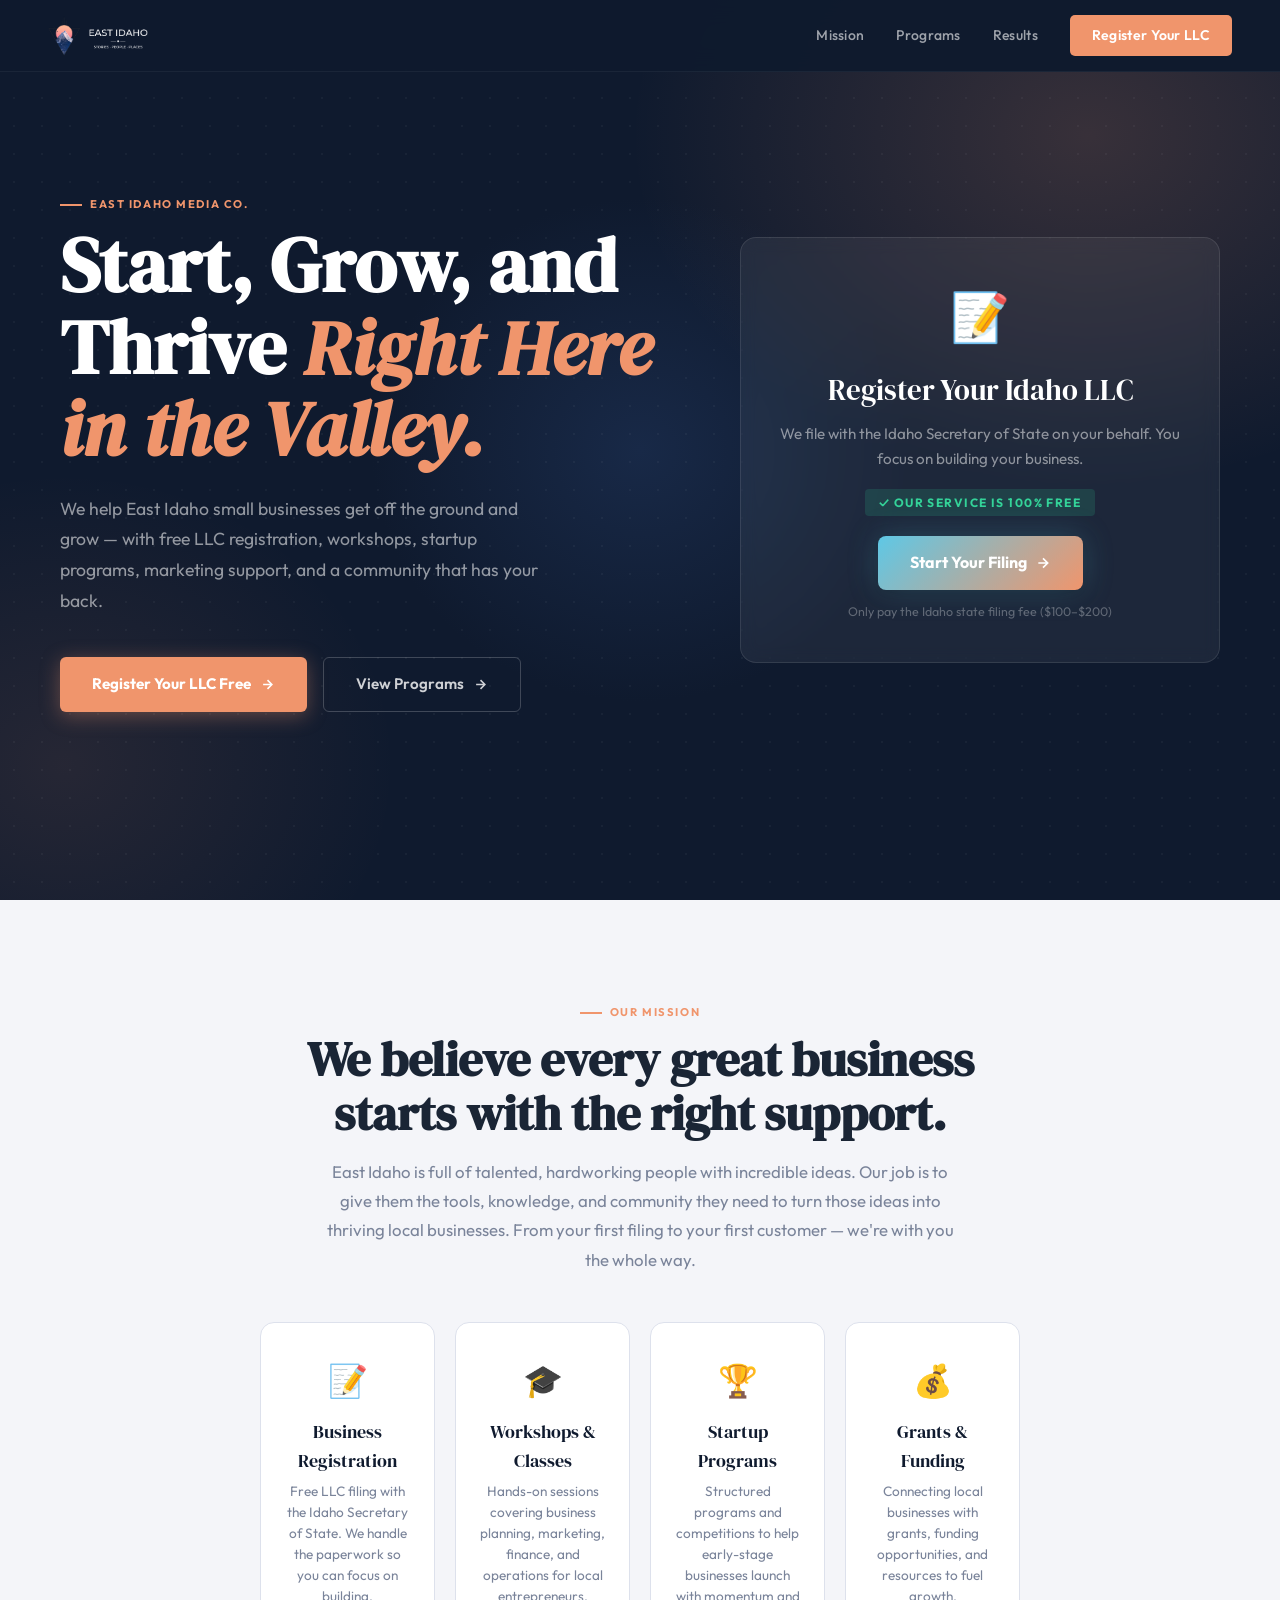
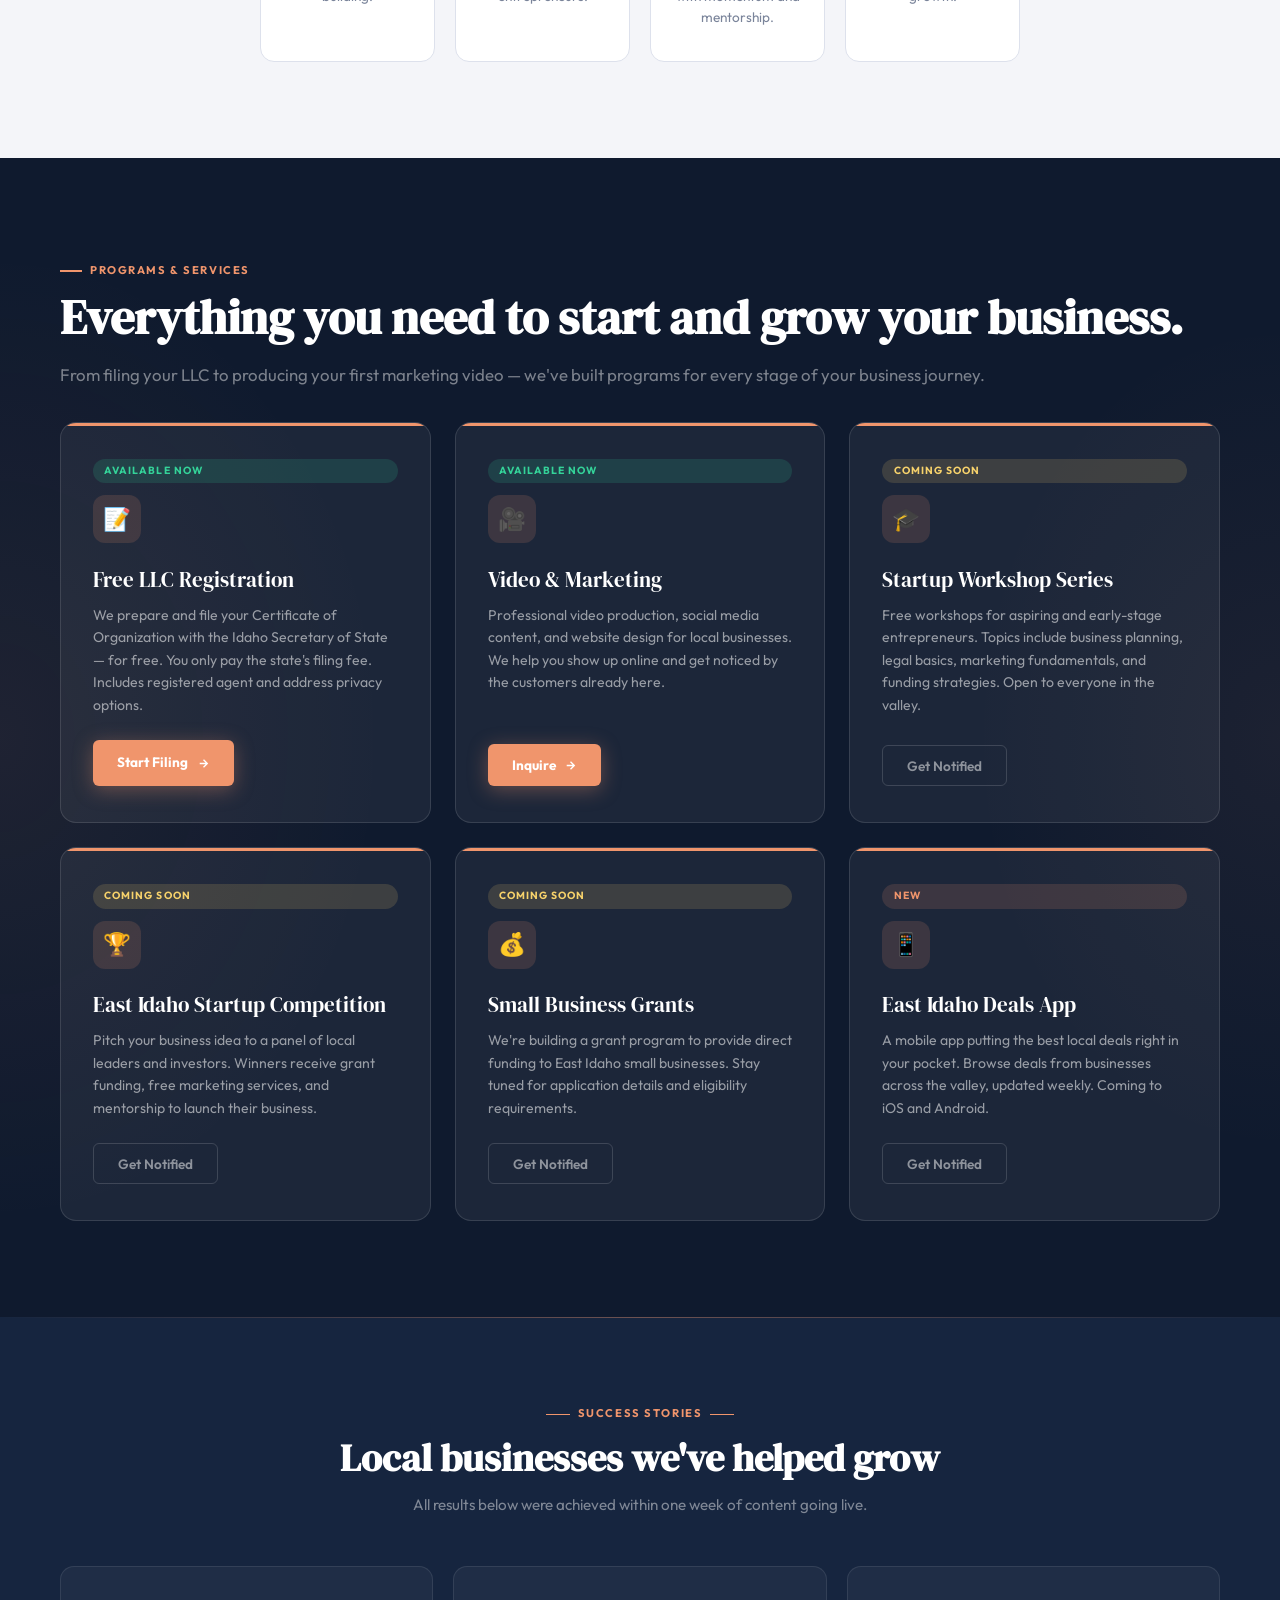
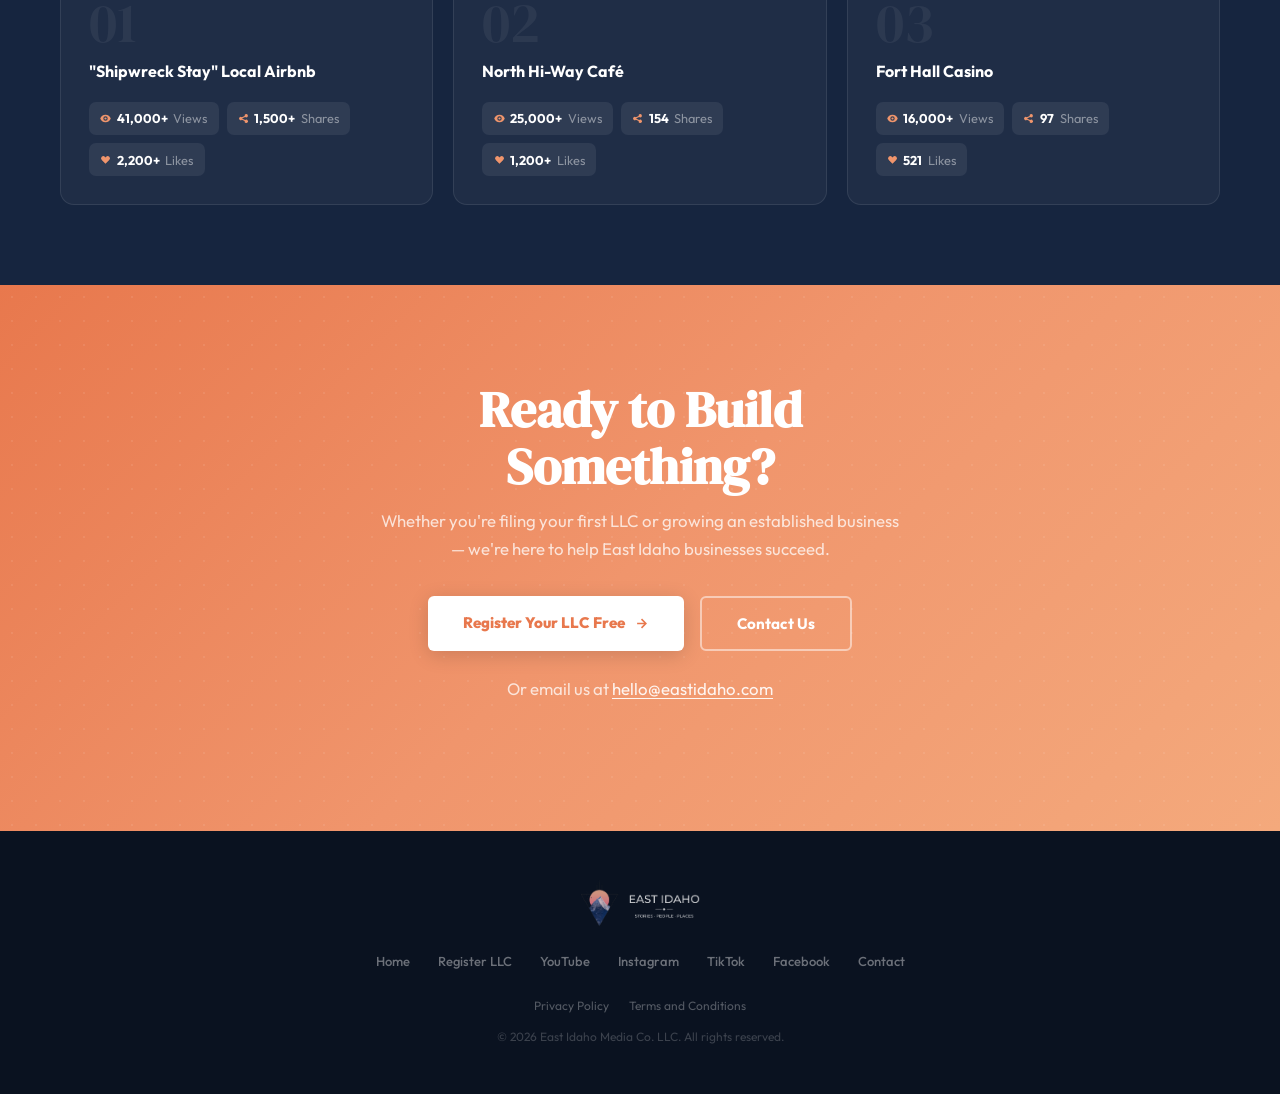
<file: index.html>
<!DOCTYPE html>
<html lang="en">
<head>
<meta charset="UTF-8">
<meta name="viewport" content="width=device-width, initial-scale=1.0">
<title>East Idaho — Empowering Local Businesses</title>
<meta name="description" content="East Idaho helps local small businesses start, grow, and thrive. Free LLC registration, workshops, startup programs, grants, and marketing support for the valley.">
<meta name="keywords" content="East Idaho, small business, LLC registration, Idaho Falls, Rexburg, startup, workshops, grants, local business support">
<meta name="author" content="East Idaho Media Co. LLC">
<link rel="canonical" href="https://eastidaho.com/">
<meta property="og:type" content="website">
<meta property="og:url" content="https://eastidaho.com/">
<meta property="og:title" content="East Idaho — Empowering Local Businesses">
<meta property="og:description" content="Free LLC registration, workshops, startup programs, and marketing support for East Idaho businesses.">
<meta property="og:image" content="https://eastidaho.com/og-image.png">
<meta property="og:site_name" content="East Idaho">
<meta name="twitter:card" content="summary_large_image">
<link rel="icon" type="image/png" href="/logo-icon.png">
<link rel="apple-touch-icon" href="/logo-icon.png">
<meta name="theme-color" content="#0f1a2e">
<link rel="preconnect" href="https://fonts.googleapis.com">
<link rel="preconnect" href="https://fonts.gstatic.com" crossorigin>
<link href="https://fonts.googleapis.com/css2?family=DM+Serif+Display:ital@0;1&family=Outfit:wght@300;400;500;600;700;800&display=swap" rel="stylesheet">
<style>
:root{--navy:#0f1a2e;--navy2:#16253f;--navy3:#1e3358;--coral:#f0956c;--coral2:#e8784d;--cream:#faf9f7;--warm-white:#f3f1ed;--stone:#ddd8d0;--off:#f4f5f9;--border:#dde1ec;--text:#1a2535;--muted:#7a849a;--green:#34d399}
*,*::before,*::after{box-sizing:border-box;margin:0;padding:0}
html{scroll-behavior:smooth}
body{font-family:'Outfit',sans-serif;color:var(--text);overflow-x:hidden;background:#fff;line-height:1.6}

/* NAV */
nav{position:fixed;top:0;left:0;right:0;z-index:100;padding:0 48px;height:72px;display:flex;align-items:center;justify-content:space-between;background:rgba(15,26,46,.97);backdrop-filter:blur(12px);border-bottom:1px solid rgba(255,255,255,.05)}
.nav-logo{height:40px;display:flex;align-items:center;text-decoration:none}
.nav-logo img{height:40px;width:auto}
.nav-links{display:flex;gap:32px;align-items:center}
.nav-links a{color:rgba(255,255,255,.6);text-decoration:none;font-size:14px;font-weight:500;letter-spacing:.3px;transition:color .2s}
.nav-links a:hover{color:#fff}
.nav-cta{background:var(--coral)!important;color:#fff!important;padding:9px 22px;border-radius:5px;font-weight:600!important;transition:background .2s!important}
.nav-cta:hover{background:var(--coral2)!important}

/* HAMBURGER */
.nav-hamburger{display:none;background:none;border:none;cursor:pointer;padding:8px;z-index:120;position:relative}
.nav-hamburger span{display:block;width:22px;height:2px;background:rgba(255,255,255,.7);margin:5px 0;border-radius:2px;transition:all .3s}
.nav-hamburger.active span:nth-child(1){transform:rotate(45deg) translate(5px,5px)}
.nav-hamburger.active span:nth-child(2){opacity:0}
.nav-hamburger.active span:nth-child(3){transform:rotate(-45deg) translate(5px,-5px)}
.nav-mobile-drawer{display:none;position:fixed;top:0;left:0;right:0;bottom:0;background:rgba(15,26,46,.98);z-index:105;flex-direction:column;align-items:center;justify-content:center;gap:24px}
.nav-mobile-drawer.active{display:flex}
.nav-mobile-drawer a{color:rgba(255,255,255,.7);text-decoration:none;font-size:20px;font-weight:600;transition:color .2s}
.nav-mobile-drawer a:hover{color:#fff}

/* SHARED */
.wrap{max-width:1160px;margin:0 auto}
.ey{display:inline-flex;align-items:center;gap:.5rem;font-size:.7rem;font-weight:700;letter-spacing:.14em;text-transform:uppercase;color:var(--coral);margin-bottom:.7rem}
.ey::before{content:'';display:block;width:22px;height:2px;background:var(--coral)}
h2.st{font-family:'DM Serif Display',serif;font-size:clamp(2rem,4vw,3rem);line-height:1.12;margin-bottom:1rem}
.sd{font-size:1.05rem;line-height:1.75;color:var(--muted);margin-bottom:2rem}
.btn-p{display:inline-flex;align-items:center;gap:.55rem;background:var(--coral);color:#fff;text-decoration:none;font-weight:700;font-size:.95rem;padding:.9rem 2rem;border-radius:6px;transition:background .2s,transform .15s;box-shadow:0 4px 20px rgba(240,149,108,.35);border:none;cursor:pointer;font-family:'Outfit',sans-serif}
.btn-p:hover{background:var(--coral2);transform:translateY(-2px)}
.btn-g{display:inline-flex;align-items:center;gap:.55rem;border:1.5px solid rgba(255,255,255,.2);color:rgba(255,255,255,.8);text-decoration:none;font-weight:600;font-size:.95rem;padding:.9rem 2rem;border-radius:6px;background:none;cursor:pointer;font-family:'Outfit',sans-serif;transition:border-color .2s,color .2s}
.btn-g:hover{border-color:var(--coral);color:var(--coral)}
.arrow{transition:transform .2s}.btn-p:hover .arrow,.btn-g:hover .arrow{transform:translateX(4px)}

/* HERO */
.hero{background:var(--navy);min-height:100vh;display:flex;align-items:center;padding:80px clamp(1rem,4vw,3rem);position:relative;overflow:hidden}
.hero::before{content:'';position:absolute;inset:0;pointer-events:none;background:radial-gradient(ellipse 55% 60% at 85% 15%,rgba(240,149,108,.18) 0%,transparent 65%),radial-gradient(ellipse 40% 50% at 5% 85%,rgba(240,149,108,.10) 0%,transparent 65%),radial-gradient(ellipse 30% 40% at 50% 50%,rgba(30,51,88,.6) 0%,transparent 70%)}
.hero::after{content:'';position:absolute;inset:0;pointer-events:none;background-image:radial-gradient(rgba(255,255,255,.04) 1px,transparent 1px);background-size:28px 28px}
.hero-inner{max-width:1160px;margin:0 auto;width:100%;display:grid;grid-template-columns:1fr 480px;gap:3rem;align-items:center;position:relative;z-index:1}
.hero h1{font-family:'DM Serif Display',serif;font-size:clamp(2.8rem,6vw,5rem);color:#fff;line-height:1.06;margin-bottom:1.5rem}
.hero h1 em{color:var(--coral);font-style:italic}
.hero-sub{color:rgba(255,255,255,.55);font-size:1.1rem;line-height:1.75;max-width:480px;margin-bottom:2.5rem}
.hero-btns{display:flex;gap:1rem;flex-wrap:wrap}

/* LLC CARD */
.llc-card{background:rgba(255,255,255,.06);border:1px solid rgba(255,255,255,.1);border-radius:16px;padding:2.5rem 2rem;backdrop-filter:blur(8px);text-align:center}
.llc-icon{font-size:3rem;margin-bottom:12px}
.llc-title{font-family:'DM Serif Display',serif;font-size:1.8rem;color:#fff;margin-bottom:8px}
.llc-desc{font-size:.95rem;color:rgba(255,255,255,.5);line-height:1.65;margin-bottom:6px}
.llc-free{display:inline-block;background:rgba(52,211,153,.15);color:var(--green);font-size:.75rem;font-weight:700;letter-spacing:.12em;text-transform:uppercase;padding:4px 14px;border-radius:4px;margin:12px 0 20px}
.llc-btn{display:inline-flex;align-items:center;gap:.5rem;background:linear-gradient(135deg,#5ec8e6,var(--coral));color:#fff;font-weight:700;font-size:1rem;padding:14px 32px;border-radius:8px;text-decoration:none;transition:transform .2s,box-shadow .2s;box-shadow:0 0 30px rgba(94,200,230,.25),0 4px 16px rgba(0,0,0,.3)}
.llc-btn:hover{transform:translateY(-2px) scale(1.02);box-shadow:0 0 50px rgba(94,200,230,.35),0 8px 24px rgba(0,0,0,.3)}
.llc-note{font-size:.78rem;color:rgba(255,255,255,.3);margin-top:12px}

/* MISSION */
.mission{background:var(--off);padding:6rem clamp(1rem,4vw,3rem)}
.mission-inner{max-width:1160px;margin:0 auto;text-align:center;max-width:760px}
.mission-grid{display:grid;grid-template-columns:repeat(4,1fr);gap:1.25rem;margin-top:3rem;text-align:center}
.m-card{background:#fff;border:1.5px solid var(--border);border-radius:14px;padding:2rem 1.5rem;transition:border-color .25s,transform .25s}
.m-card:hover{border-color:var(--coral);transform:translateY(-4px)}
.m-card-icon{font-size:2rem;margin-bottom:.75rem}
.m-card-title{font-family:'DM Serif Display',serif;font-size:1.1rem;color:var(--navy);margin-bottom:.4rem}
.m-card-desc{font-size:.85rem;color:var(--muted);line-height:1.55}

/* PROGRAMS */
.programs{background:var(--navy);padding:6rem clamp(1rem,4vw,3rem);position:relative;overflow:hidden}
.programs::before{content:'';position:absolute;inset:0;pointer-events:none;background:radial-gradient(ellipse 50% 70% at 0% 50%,rgba(240,149,108,.07) 0%,transparent 60%),radial-gradient(ellipse 40% 60% at 100% 50%,rgba(240,149,108,.06) 0%,transparent 60%)}
.prog-inner{max-width:1160px;margin:0 auto;position:relative;z-index:1}
.prog-grid{display:grid;grid-template-columns:repeat(3,1fr);gap:1.5rem;margin-top:2rem}
.p-card{border-radius:16px;padding:2.25rem 2rem;display:flex;flex-direction:column;background:rgba(255,255,255,.055);border:1px solid rgba(255,255,255,.12);transition:transform .25s,box-shadow .25s,border-color .25s;position:relative;overflow:hidden}
.p-card:hover{transform:translateY(-6px);box-shadow:0 20px 50px rgba(0,0,0,.35);border-color:rgba(240,149,108,.45)}
.p-bar{position:absolute;top:0;left:0;right:0;height:3px;background:var(--coral)}
.p-icon{width:48px;height:48px;border-radius:12px;display:flex;align-items:center;justify-content:center;margin-bottom:1.2rem;background:rgba(240,149,108,.15);font-size:1.4rem}
.p-name{font-family:'DM Serif Display',serif;font-size:1.3rem;color:#fff;margin-bottom:.5rem}
.p-desc{font-size:.88rem;color:rgba(255,255,255,.55);line-height:1.6;flex:1;margin-bottom:1.5rem}
.p-tag{display:inline-block;font-size:.65rem;font-weight:700;letter-spacing:.1em;text-transform:uppercase;padding:.25rem .7rem;border-radius:100px;margin-bottom:12px}
.p-tag.soon{background:rgba(247,210,107,.15);color:#f7d26b}
.p-tag.active{background:rgba(52,211,153,.15);color:var(--green)}
.p-tag.new{background:rgba(240,149,108,.15);color:var(--coral)}

/* RESULTS */
.results{background:var(--navy2);padding:5rem clamp(1rem,4vw,3rem);position:relative;overflow:hidden}
.results::before{content:'';position:absolute;top:0;left:0;right:0;height:1px;background:linear-gradient(90deg,transparent,rgba(240,149,108,.4),transparent)}
.results-inner{max-width:1160px;margin:0 auto}
.results-header{text-align:center;margin-bottom:3rem}
.r-ey{display:inline-flex;align-items:center;gap:.5rem;font-size:.7rem;font-weight:700;letter-spacing:.14em;text-transform:uppercase;color:var(--coral);margin-bottom:.75rem}
.r-ey::before,.r-ey::after{content:'';display:block;width:24px;height:1.5px;background:var(--coral)}
.r-title{font-family:'DM Serif Display',serif;font-size:clamp(1.6rem,3vw,2.4rem);color:#fff;line-height:1.2}
.r-grid{display:grid;grid-template-columns:repeat(3,1fr);gap:1.25rem}
.r-card{background:rgba(255,255,255,.04);border:1px solid rgba(255,255,255,.09);border-radius:14px;padding:1.75rem;position:relative;overflow:hidden;transition:border-color .25s,transform .25s,background .25s}
.r-card:hover{border-color:rgba(240,149,108,.4);background:rgba(255,255,255,.06);transform:translateY(-4px)}
.r-card::before{content:'';position:absolute;top:0;left:0;right:0;height:2px;background:var(--coral);transform:scaleX(0);transform-origin:left;transition:transform .35s ease}
.r-card:hover::before{transform:scaleX(1)}
.r-num{font-family:'DM Serif Display',serif;font-size:3.5rem;color:rgba(255,255,255,.06);line-height:1;margin-bottom:.5rem}
.r-name{font-weight:700;font-size:1rem;color:#fff;margin-bottom:1.1rem}
.r-metrics{display:flex;flex-wrap:wrap;gap:.5rem}
.r-m{background:rgba(255,255,255,.07);border-radius:7px;padding:.4rem .7rem;display:flex;align-items:center;gap:.35rem;font-size:.8rem}
.r-m strong{color:#fff;font-weight:700}
.r-m span{color:rgba(255,255,255,.45)}
.r-m svg{color:var(--coral);flex-shrink:0}

/* CTA */
.cta{background:linear-gradient(135deg,var(--coral2) 0%,var(--coral) 50%,#f4a97c 100%);padding:6rem clamp(1rem,4vw,3rem);text-align:center;position:relative;overflow:hidden}
.cta::before{content:'';position:absolute;inset:0;pointer-events:none;background-image:radial-gradient(rgba(255,255,255,.08) 1px,transparent 1px);background-size:24px 24px}
.cta-inner{position:relative;z-index:1;max-width:520px;margin:0 auto}
.cta h2{font-family:'DM Serif Display',serif;font-size:clamp(2rem,4.5vw,3.2rem);color:#fff;line-height:1.1;margin-bottom:.8rem}
.cta p{color:rgba(255,255,255,.75);font-size:1.05rem;line-height:1.7;margin-bottom:2rem}
.cta-btns{display:flex;gap:1rem;justify-content:center;flex-wrap:wrap}
.btn-w{display:inline-flex;align-items:center;gap:.55rem;background:#fff;color:var(--coral2);text-decoration:none;font-weight:800;font-size:.95rem;padding:.95rem 2.2rem;border-radius:6px;transition:transform .15s,box-shadow .2s;box-shadow:0 4px 20px rgba(0,0,0,.15);border:none;cursor:pointer;font-family:'Outfit',sans-serif}
.btn-w:hover{transform:translateY(-2px);box-shadow:0 8px 30px rgba(0,0,0,.2)}
.btn-ow{display:inline-flex;align-items:center;gap:.55rem;border:2px solid rgba(255,255,255,.5);color:#fff;text-decoration:none;font-weight:700;font-size:.95rem;padding:.95rem 2.2rem;border-radius:6px;background:none;cursor:pointer;font-family:'Outfit',sans-serif;transition:border-color .2s,background .2s}
.btn-ow:hover{border-color:#fff;background:rgba(255,255,255,.1)}
.cta-email{margin-top:1.5rem;font-size:.85rem;color:rgba(255,255,255,.6)}
.cta-email a{color:rgba(255,255,255,.9);text-decoration:underline;text-underline-offset:3px}

/* FOOTER */
footer{background:#0a1220;padding:48px;text-align:center}
.footer-logo{margin-bottom:16px}.footer-logo img{height:48px;opacity:.8;display:inline-block}
.footer-links{display:flex;justify-content:center;gap:28px;margin-bottom:24px;flex-wrap:wrap}
.footer-links a{color:rgba(255,255,255,.4);text-decoration:none;font-size:13px;font-weight:500;transition:color .2s}
.footer-links a:hover{color:rgba(255,255,255,.7)}
.footer-legal{font-size:12px;color:rgba(255,255,255,.2);line-height:1.6}
.footer-legal-links{margin-bottom:12px;display:flex;justify-content:center;gap:20px}
.footer-legal-links a{color:rgba(255,255,255,.3);text-decoration:none;font-size:12px}

/* MODAL */
.modal-overlay{display:none;position:fixed;inset:0;z-index:1000;background:rgba(10,18,32,.85);backdrop-filter:blur(6px);align-items:center;justify-content:center;padding:24px;overflow-y:auto}
.modal-overlay.active{display:flex}
.modal{background:var(--cream);border-radius:12px;max-width:520px;width:100%;padding:40px 36px;position:relative;box-shadow:0 30px 80px rgba(0,0,0,.4);max-height:90vh;overflow-y:auto;animation:modalIn .3s ease-out}
@keyframes modalIn{from{opacity:0;transform:translateY(20px) scale(.97)}to{opacity:1;transform:translateY(0) scale(1)}}
.modal-close{position:absolute;top:16px;right:16px;width:36px;height:36px;border-radius:50%;border:none;background:var(--warm-white);color:var(--muted);font-size:18px;cursor:pointer;display:flex;align-items:center;justify-content:center}
.modal-close:hover{background:var(--stone)}
.modal-eyebrow{font-size:11px;text-transform:uppercase;letter-spacing:3px;color:var(--coral);font-weight:700;margin-bottom:8px}
.modal-title{font-family:'DM Serif Display',serif;font-size:28px;color:var(--text);line-height:1.2;margin-bottom:16px}
.modal-text{font-size:15px;color:var(--muted);line-height:1.7;margin-bottom:16px}
.contact-field{margin-bottom:14px}
.contact-field label{display:block;font-size:12px;font-weight:700;text-transform:uppercase;letter-spacing:1px;color:var(--muted);margin-bottom:6px}
.contact-field input,.contact-field textarea,.contact-field select{width:100%;padding:12px 16px;border:1px solid var(--stone);border-radius:6px;background:var(--warm-white);color:var(--text);font-family:'Outfit',sans-serif;font-size:15px;outline:none;transition:border-color .2s}
.contact-field input:focus,.contact-field textarea:focus,.contact-field select:focus{border-color:var(--coral)}
.contact-field textarea{min-height:100px;resize:vertical}
.contact-submit{padding:13px 28px;background:var(--coral);color:#fff;border:none;border-radius:6px;font-family:'Outfit',sans-serif;font-size:15px;font-weight:700;cursor:pointer;transition:background .2s;width:100%;margin-top:8px}
.contact-submit:hover{background:var(--coral2)}

/* RESPONSIVE */
@media(max-width:960px){.hero-inner{grid-template-columns:1fr}.mission-grid{grid-template-columns:repeat(2,1fr)}}
@media(max-width:900px){.nav-hamburger{display:block}.nav-links{display:none}nav{z-index:106!important;padding:0 24px}}
@media(max-width:860px){.r-grid{grid-template-columns:1fr}.prog-grid{grid-template-columns:1fr;max-width:460px}}
@media(max-width:640px){.mission-grid{grid-template-columns:1fr}}
</style>
</head>
<body>

<!-- NAV -->
<nav>
<a class="nav-logo" href="/"><img src="logo-white.png" alt="East Idaho"></a>
<div class="nav-links">
<a href="#mission">Mission</a>
<a href="#programs">Programs</a>
<a href="#results">Results</a>
<a class="nav-cta" href="/register.html">Register Your LLC</a>
</div>
<button class="nav-hamburger" id="hamburger-btn" onclick="toggleMobileNav()"><span></span><span></span><span></span></button>
</nav>
<div class="nav-mobile-drawer" id="mobile-nav">
<a href="#mission" onclick="closeMobileNav()">Mission</a>
<a href="#programs" onclick="closeMobileNav()">Programs</a>
<a href="#results" onclick="closeMobileNav()">Results</a>
<a href="/register.html">Register Your LLC</a>
<a href="#" onclick="closeMobileNav();openModal('contact-modal');return false;">Contact Us</a>
</div>

<!-- HERO -->
<section class="hero">
<div class="hero-inner">
<div>
<div class="ey" style="color:var(--coral);">East Idaho Media Co.</div>
<h1>Start, Grow, and<br>Thrive <em>Right Here<br>in the Valley.</em></h1>
<p class="hero-sub">We help East Idaho small businesses get off the ground and grow &#8212; with free LLC registration, workshops, startup programs, marketing support, and a community that has your back.</p>
<div class="hero-btns">
<a href="/register.html" class="btn-p">Register Your LLC Free <svg class="arrow" width="15" height="15" fill="none" stroke="currentColor" stroke-width="2.5" viewBox="0 0 24 24"><path d="M5 12h14M12 5l7 7-7 7"/></svg></a>
<a href="#programs" class="btn-g">View Programs <svg class="arrow" width="15" height="15" fill="none" stroke="currentColor" stroke-width="2.5" viewBox="0 0 24 24"><path d="M5 12h14M12 5l7 7-7 7"/></svg></a>
</div>
</div>
<div class="llc-card">
<div class="llc-icon">&#128221;</div>
<div class="llc-title">Register Your Idaho LLC</div>
<div class="llc-desc">We file with the Idaho Secretary of State on your behalf. You focus on building your business.</div>
<div class="llc-free">&#10003; Our service is 100% free</div>
<a href="/register.html" class="llc-btn">Start Your Filing <svg class="arrow" width="16" height="16" fill="none" stroke="currentColor" stroke-width="2.5" viewBox="0 0 24 24"><path d="M5 12h14M12 5l7 7-7 7"/></svg></a>
<div class="llc-note">Only pay the Idaho state filing fee ($100&#8211;$200)</div>
</div>
</div>
</section>

<!-- MISSION -->
<section class="mission" id="mission">
<div class="mission-inner">
<div class="ey" style="justify-content:center;">Our Mission</div>
<h2 class="st" style="text-align:center;">We believe every great business starts with the right support.</h2>
<p class="sd" style="text-align:center;max-width:640px;margin:0 auto 2rem;">East Idaho is full of talented, hardworking people with incredible ideas. Our job is to give them the tools, knowledge, and community they need to turn those ideas into thriving local businesses. From your first filing to your first customer &#8212; we're with you the whole way.</p>
<div class="mission-grid">
<div class="m-card">
<div class="m-card-icon">&#128221;</div>
<div class="m-card-title">Business Registration</div>
<div class="m-card-desc">Free LLC filing with the Idaho Secretary of State. We handle the paperwork so you can focus on building.</div>
</div>
<div class="m-card">
<div class="m-card-icon">&#127891;</div>
<div class="m-card-title">Workshops &amp; Classes</div>
<div class="m-card-desc">Hands-on sessions covering business planning, marketing, finance, and operations for local entrepreneurs.</div>
</div>
<div class="m-card">
<div class="m-card-icon">&#127942;</div>
<div class="m-card-title">Startup Programs</div>
<div class="m-card-desc">Structured programs and competitions to help early-stage businesses launch with momentum and mentorship.</div>
</div>
<div class="m-card">
<div class="m-card-icon">&#128176;</div>
<div class="m-card-title">Grants &amp; Funding</div>
<div class="m-card-desc">Connecting local businesses with grants, funding opportunities, and resources to fuel growth.</div>
</div>
</div>
</div>
</section>

<!-- PROGRAMS -->
<section class="programs" id="programs">
<div class="prog-inner">
<div class="ey" style="color:var(--coral);">Programs &amp; Services</div>
<h2 class="st" style="color:#fff;">Everything you need to start and grow your business.</h2>
<p class="sd" style="color:rgba(255,255,255,.45);">From filing your LLC to producing your first marketing video &#8212; we've built programs for every stage of your business journey.</p>
<div class="prog-grid">

<div class="p-card">
<div class="p-bar"></div>
<div class="p-tag active">Available Now</div>
<div class="p-icon">&#128221;</div>
<div class="p-name">Free LLC Registration</div>
<div class="p-desc">We prepare and file your Certificate of Organization with the Idaho Secretary of State &#8212; for free. You only pay the state's filing fee. Includes registered agent and address privacy options.</div>
<a href="/register.html" class="btn-p" style="font-size:.85rem;padding:.75rem 1.5rem;width:fit-content;">Start Filing <svg class="arrow" width="13" height="13" fill="none" stroke="currentColor" stroke-width="2.5" viewBox="0 0 24 24"><path d="M5 12h14M12 5l7 7-7 7"/></svg></a>
</div>

<div class="p-card">
<div class="p-bar"></div>
<div class="p-tag active">Available Now</div>
<div class="p-icon">&#127909;</div>
<div class="p-name">Video &amp; Marketing</div>
<div class="p-desc">Professional video production, social media content, and website design for local businesses. We help you show up online and get noticed by the customers already here.</div>
<button class="btn-p" style="font-size:.85rem;padding:.75rem 1.5rem;width:fit-content;" onclick="openModal('contact-modal')">Inquire <svg class="arrow" width="13" height="13" fill="none" stroke="currentColor" stroke-width="2.5" viewBox="0 0 24 24"><path d="M5 12h14M12 5l7 7-7 7"/></svg></button>
</div>

<div class="p-card">
<div class="p-bar"></div>
<div class="p-tag soon">Coming Soon</div>
<div class="p-icon">&#127891;</div>
<div class="p-name">Startup Workshop Series</div>
<div class="p-desc">Free workshops for aspiring and early-stage entrepreneurs. Topics include business planning, legal basics, marketing fundamentals, and funding strategies. Open to everyone in the valley.</div>
<button class="btn-g" style="font-size:.85rem;padding:.65rem 1.5rem;width:fit-content;border-color:rgba(255,255,255,.15);color:rgba(255,255,255,.5);" onclick="openModal('notify-modal')">Get Notified</button>
</div>

<div class="p-card">
<div class="p-bar"></div>
<div class="p-tag soon">Coming Soon</div>
<div class="p-icon">&#127942;</div>
<div class="p-name">East Idaho Startup Competition</div>
<div class="p-desc">Pitch your business idea to a panel of local leaders and investors. Winners receive grant funding, free marketing services, and mentorship to launch their business.</div>
<button class="btn-g" style="font-size:.85rem;padding:.65rem 1.5rem;width:fit-content;border-color:rgba(255,255,255,.15);color:rgba(255,255,255,.5);" onclick="openModal('notify-modal')">Get Notified</button>
</div>

<div class="p-card">
<div class="p-bar"></div>
<div class="p-tag soon">Coming Soon</div>
<div class="p-icon">&#128176;</div>
<div class="p-name">Small Business Grants</div>
<div class="p-desc">We're building a grant program to provide direct funding to East Idaho small businesses. Stay tuned for application details and eligibility requirements.</div>
<button class="btn-g" style="font-size:.85rem;padding:.65rem 1.5rem;width:fit-content;border-color:rgba(255,255,255,.15);color:rgba(255,255,255,.5);" onclick="openModal('notify-modal')">Get Notified</button>
</div>

<div class="p-card">
<div class="p-bar"></div>
<div class="p-tag new">New</div>
<div class="p-icon">&#128241;</div>
<div class="p-name">East Idaho Deals App</div>
<div class="p-desc">A mobile app putting the best local deals right in your pocket. Browse deals from businesses across the valley, updated weekly. Coming to iOS and Android.</div>
<button class="btn-g" style="font-size:.85rem;padding:.65rem 1.5rem;width:fit-content;border-color:rgba(255,255,255,.15);color:rgba(255,255,255,.5);" onclick="openModal('notify-modal')">Get Notified</button>
</div>

</div>
</div>
</section>

<!-- RESULTS -->
<section class="results" id="results">
<div class="results-inner">
<div class="results-header">
<div class="r-ey">Success Stories</div>
<h2 class="r-title">Local businesses we've helped grow</h2>
<p style="color:rgba(255,255,255,.45);font-size:.95rem;margin-top:.75rem;">All results below were achieved within one week of content going live.</p>
</div>
<div class="r-grid">
<div class="r-card"><div class="r-num">01</div><div class="r-name">"Shipwreck Stay" Local Airbnb</div><div class="r-metrics"><div class="r-m"><svg width="11" height="11" fill="currentColor" viewBox="0 0 20 20"><path d="M10 12a2 2 0 100-4 2 2 0 000 4z"/><path fill-rule="evenodd" d="M.458 10C1.732 5.943 5.522 3 10 3s8.268 2.943 9.542 7c-1.274 4.057-5.064 7-9.542 7S1.732 14.057.458 10zM14 10a4 4 0 11-8 0 4 4 0 018 0z" clip-rule="evenodd"/></svg><strong>41,000+</strong><span>Views</span></div><div class="r-m"><svg width="11" height="11" fill="currentColor" viewBox="0 0 20 20"><path d="M15 8a3 3 0 10-2.977-2.63l-4.94 2.47a3 3 0 100 4.319l4.94 2.47a3 3 0 10.895-1.789l-4.94-2.47a3.027 3.027 0 000-.74l4.94-2.47C13.456 7.68 14.19 8 15 8z"/></svg><strong>1,500+</strong><span>Shares</span></div><div class="r-m"><svg width="11" height="11" fill="currentColor" viewBox="0 0 20 20"><path fill-rule="evenodd" d="M3.172 5.172a4 4 0 015.656 0L10 6.343l1.172-1.171a4 4 0 115.656 5.656L10 17.657l-6.828-6.829a4 4 0 010-5.656z" clip-rule="evenodd"/></svg><strong>2,200+</strong><span>Likes</span></div></div></div>
<div class="r-card"><div class="r-num">02</div><div class="r-name">North Hi-Way Caf&#233;</div><div class="r-metrics"><div class="r-m"><svg width="11" height="11" fill="currentColor" viewBox="0 0 20 20"><path d="M10 12a2 2 0 100-4 2 2 0 000 4z"/><path fill-rule="evenodd" d="M.458 10C1.732 5.943 5.522 3 10 3s8.268 2.943 9.542 7c-1.274 4.057-5.064 7-9.542 7S1.732 14.057.458 10zM14 10a4 4 0 11-8 0 4 4 0 018 0z" clip-rule="evenodd"/></svg><strong>25,000+</strong><span>Views</span></div><div class="r-m"><svg width="11" height="11" fill="currentColor" viewBox="0 0 20 20"><path d="M15 8a3 3 0 10-2.977-2.63l-4.94 2.47a3 3 0 100 4.319l4.94 2.47a3 3 0 10.895-1.789l-4.94-2.47a3.027 3.027 0 000-.74l4.94-2.47C13.456 7.68 14.19 8 15 8z"/></svg><strong>154</strong><span>Shares</span></div><div class="r-m"><svg width="11" height="11" fill="currentColor" viewBox="0 0 20 20"><path fill-rule="evenodd" d="M3.172 5.172a4 4 0 015.656 0L10 6.343l1.172-1.171a4 4 0 115.656 5.656L10 17.657l-6.828-6.829a4 4 0 010-5.656z" clip-rule="evenodd"/></svg><strong>1,200+</strong><span>Likes</span></div></div></div>
<div class="r-card"><div class="r-num">03</div><div class="r-name">Fort Hall Casino</div><div class="r-metrics"><div class="r-m"><svg width="11" height="11" fill="currentColor" viewBox="0 0 20 20"><path d="M10 12a2 2 0 100-4 2 2 0 000 4z"/><path fill-rule="evenodd" d="M.458 10C1.732 5.943 5.522 3 10 3s8.268 2.943 9.542 7c-1.274 4.057-5.064 7-9.542 7S1.732 14.057.458 10zM14 10a4 4 0 11-8 0 4 4 0 018 0z" clip-rule="evenodd"/></svg><strong>16,000+</strong><span>Views</span></div><div class="r-m"><svg width="11" height="11" fill="currentColor" viewBox="0 0 20 20"><path d="M15 8a3 3 0 10-2.977-2.63l-4.94 2.47a3 3 0 100 4.319l4.94 2.47a3 3 0 10.895-1.789l-4.94-2.47a3.027 3.027 0 000-.74l4.94-2.47C13.456 7.68 14.19 8 15 8z"/></svg><strong>97</strong><span>Shares</span></div><div class="r-m"><svg width="11" height="11" fill="currentColor" viewBox="0 0 20 20"><path fill-rule="evenodd" d="M3.172 5.172a4 4 0 015.656 0L10 6.343l1.172-1.171a4 4 0 115.656 5.656L10 17.657l-6.828-6.829a4 4 0 010-5.656z" clip-rule="evenodd"/></svg><strong>521</strong><span>Likes</span></div></div></div>
</div>
</div>
</section>

<!-- CTA -->
<section class="cta">
<div class="cta-inner">
<h2>Ready to Build Something?</h2>
<p>Whether you're filing your first LLC or growing an established business &#8212; we're here to help East Idaho businesses succeed.</p>
<div class="cta-btns">
<a href="/register.html" class="btn-w">Register Your LLC Free <svg class="arrow" width="15" height="15" fill="none" stroke="currentColor" stroke-width="2.5" viewBox="0 0 24 24"><path d="M5 12h14M12 5l7 7-7 7"/></svg></a>
<button class="btn-ow" onclick="openModal('contact-modal')">Contact Us</button>
</div>
<p class="cta-email">Or email us at <a href="mailto:hello@eastidaho.com">hello@eastidaho.com</a></p>
</div>
</section>

<!-- FOOTER -->
<footer>
<div class="footer-logo"><img src="/logo-white.png" alt="East Idaho"></div>
<div class="footer-links">
<a href="/">Home</a>
<a href="/register.html">Register LLC</a>
<a href="https://www.youtube.com/@eastidahomedia" target="_blank">YouTube</a>
<a href="https://www.instagram.com/east.idaho" target="_blank">Instagram</a>
<a href="https://www.tiktok.com/@eastidaho" target="_blank">TikTok</a>
<a href="https://www.facebook.com/eastidahomedia" target="_blank">Facebook</a>
<a href="#" onclick="openModal('contact-modal');return false;">Contact</a>
</div>
<div class="footer-legal">
<div class="footer-legal-links">
<a href="/privacy.html">Privacy Policy</a>
<a href="/terms.html">Terms and Conditions</a>
</div>
&copy; 2026 East Idaho Media Co. LLC. All rights reserved.
</div>
</footer>

<!-- CONTACT MODAL -->
<div class="modal-overlay" id="contact-modal" onclick="if(event.target===this)closeModal(this)">
<div class="modal">
<button class="modal-close" onclick="closeModal(document.getElementById('contact-modal'))">&times;</button>
<div class="modal-eyebrow">Get in Touch</div>
<div class="modal-title">How can we help?</div>
<p class="modal-text">Tell us about your business or idea and we'll get back to you within 24 hours.</p>
<form id="contact-form" onsubmit="submitContact(event)">
<div class="contact-field"><label>Name</label><input type="text" name="name" required></div>
<div class="contact-field"><label>Email</label><input type="email" name="email" required></div>
<div class="contact-field"><label>I'm interested in</label>
<select name="interest"><option value="General">General inquiry</option><option value="LLC Registration">LLC Registration</option><option value="Video & Marketing">Video & Marketing</option><option value="Workshops">Workshops & Classes</option><option value="Startup Competition">Startup Competition</option><option value="Grants">Grants & Funding</option><option value="Deals App">Deals App</option></select></div>
<div class="contact-field"><label>Message</label><textarea name="message" required></textarea></div>
<button class="contact-submit" type="submit">Send Message &#8594;</button>
</form>
<div id="contact-success" style="display:none;text-align:center;padding:20px;color:var(--coral);font-weight:700;font-size:16px;">Thanks! We'll be in touch within 24 hours.</div>
</div>
</div>

<!-- NOTIFY MODAL -->
<div class="modal-overlay" id="notify-modal" onclick="if(event.target===this)closeModal(this)">
<div class="modal" style="text-align:center;">
<button class="modal-close" onclick="closeModal(document.getElementById('notify-modal'))">&times;</button>
<div style="font-size:2.5rem;margin-bottom:12px;">&#128276;</div>
<div class="modal-eyebrow">Coming Soon</div>
<div class="modal-title">We'll let you know when it's ready.</div>
<p class="modal-text">Drop your email and we'll notify you as soon as this program launches.</p>
<form style="display:flex;gap:8px;max-width:380px;margin:0 auto;" onsubmit="submitNotify(event,this)">
<input type="email" placeholder="you@email.com" required style="flex:1;padding:12px 16px;border:1px solid var(--stone);border-radius:6px;background:var(--warm-white);font-family:'Outfit',sans-serif;font-size:15px;outline:none;">
<button type="submit" style="padding:12px 20px;background:var(--coral);color:#fff;border:none;border-radius:6px;font-family:'Outfit',sans-serif;font-size:15px;font-weight:700;cursor:pointer;white-space:nowrap;">Notify Me</button>
</form>
<div class="notify-msg" style="display:none;margin-top:12px;font-size:14px;font-weight:600;"></div>
</div>
</div>

<script>
function toggleMobileNav(){var d=document.getElementById('mobile-nav');var b=document.getElementById('hamburger-btn');d.classList.toggle('active');b.classList.toggle('active');document.body.style.overflow=d.classList.contains('active')?'hidden':'';}
function closeMobileNav(){document.getElementById('mobile-nav').classList.remove('active');document.getElementById('hamburger-btn').classList.remove('active');document.body.style.overflow='';}
function openModal(id){document.getElementById(id).classList.add('active');document.body.style.overflow='hidden';}
function closeModal(el){el.classList.remove('active');document.body.style.overflow='';}

async function submitContact(e){e.preventDefault();var f=e.target;try{await fetch('/api/contact',{method:'POST',headers:{'Content-Type':'application/json'},body:JSON.stringify({name:f.name.value,email:f.email.value,subject:'Website Inquiry - '+f.interest.value,message:'Interest: '+f.interest.value+'\n\n'+f.message.value})});f.style.display='none';document.getElementById('contact-success').style.display='block';}catch(err){alert('Something went wrong. Please email hello@eastidaho.com directly.');}}

async function submitNotify(e,form){e.preventDefault();var email=form.querySelector('input').value;var btn=form.querySelector('button');var msg=form.nextElementSibling;btn.disabled=true;btn.textContent='Sending...';try{await fetch('/api/subscribe',{method:'POST',headers:{'Content-Type':'application/json'},body:JSON.stringify({email:email})});form.style.display='none';msg.style.display='block';msg.style.color='#34d399';msg.textContent="You're on the list! We'll be in touch.";}catch(err){btn.disabled=false;btn.textContent='Notify Me';msg.style.display='block';msg.style.color='var(--coral)';msg.textContent='Something went wrong. Try again.';}}
</script>
</body>
</html>
</file>
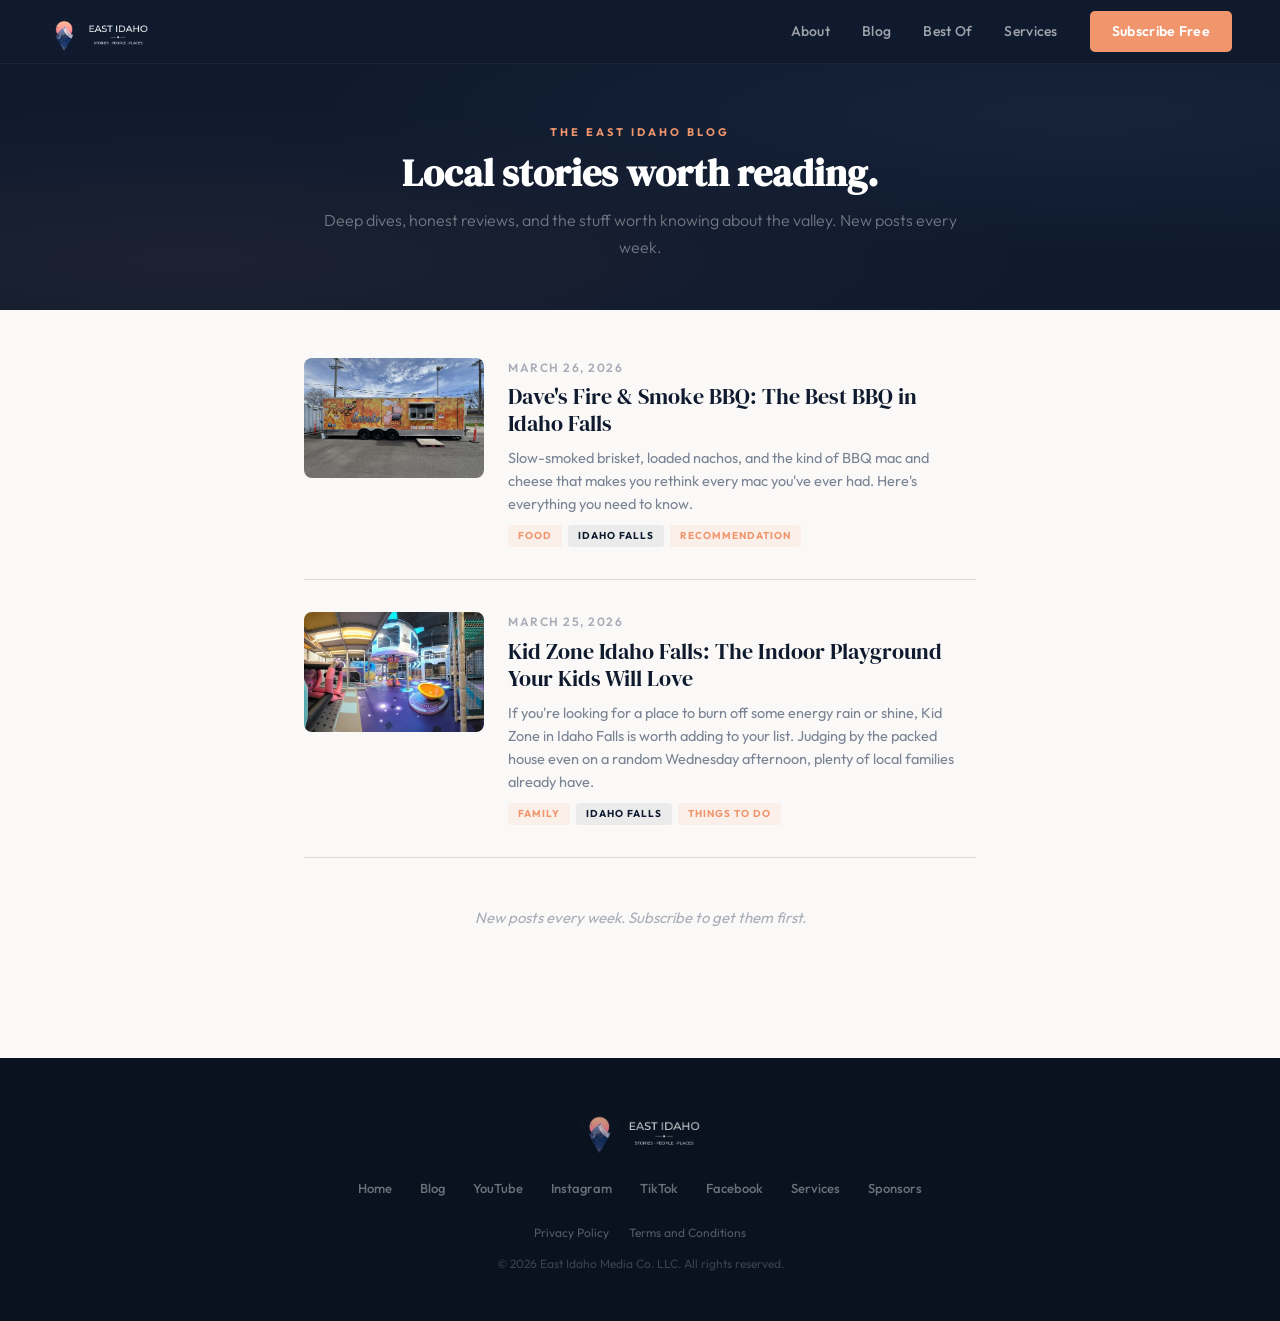
<file: blog/index.html>
<!DOCTYPE html>
<html lang="en">
<head>
<meta charset="UTF-8">
<meta name="viewport" content="width=device-width, initial-scale=1.0">
<title>Blog — East Idaho</title>
<meta name="description" content="Read every issue of the East Idaho newsletter. Local stories, honest recommendations, and the stuff worth knowing about the valley.">
<link rel="icon" type="image/png" href="/logo-icon.png">
<link rel="apple-touch-icon" href="/logo-icon.png">
<meta name="theme-color" content="#0f1a2e">
<link rel="stylesheet" href="/styles.css">
<style>
  /* Page-specific: blog index */
  .blog-header { background: var(--navy); padding: 60px 48px 48px; text-align: center; position: relative; overflow: hidden; }
  .blog-header::before { content: ''; position: absolute; inset: 0; background: radial-gradient(ellipse at 15% 80%, rgba(240,149,108,0.06) 0%, transparent 55%), radial-gradient(ellipse at 85% 20%, rgba(26,41,64,0.6) 0%, transparent 50%); }
  .blog-header-inner { position: relative; z-index: 1; max-width: 640px; margin: 0 auto; }
  .blog-header-eyebrow { font-size: 11px; text-transform: uppercase; letter-spacing: 3px; color: var(--coral); font-weight: 700; margin-bottom: 10px; }
  .blog-header-title { font-family: 'DM Serif Display', serif; font-size: 38px; color: #fff; line-height: 1.15; margin-bottom: 12px; }
  .blog-header-desc { font-size: 16px; color: rgba(255,255,255,0.4); line-height: 1.7; font-weight: 300; }

  .posts { max-width: 720px; margin: 0 auto; padding: 48px 24px 80px; }
  .post-card { display: flex; gap: 24px; padding: 32px 0; border-bottom: 1px solid var(--stone); align-items: flex-start; text-decoration: none; transition: transform 0.15s; }
  .post-card:first-child { padding-top: 0; }
  .post-card:hover { transform: translateX(4px); }
  .post-thumb { width: 180px; height: 120px; border-radius: 8px; background: var(--navy-mid); flex-shrink: 0; overflow: hidden; }
  .post-thumb img { width: 100%; height: 100%; object-fit: cover; }
  .post-info { flex: 1; }
  .post-meta { font-size: 12px; color: var(--text-faint); text-transform: uppercase; letter-spacing: 1.5px; font-weight: 600; margin-bottom: 6px; }
  .post-title { font-family: 'DM Serif Display', serif; font-size: 22px; color: var(--text-primary); line-height: 1.25; margin-bottom: 8px; text-decoration: none; }
  .post-title:hover { color: var(--coral); }
  .post-excerpt { font-size: 14.5px; color: var(--text-muted); line-height: 1.6; }
  .post-tags { display: flex; gap: 6px; margin-top: 10px; flex-wrap: wrap; }
  .post-tag { font-size: 10px; text-transform: uppercase; letter-spacing: 1px; font-weight: 700; padding: 3px 10px; border-radius: 3px; }
  .post-tag.coral { background: rgba(240,149,108,0.1); color: var(--coral); }
  .post-tag.navy { background: rgba(15,26,46,0.06); color: var(--navy); }
  .more-coming { text-align: center; padding: 48px 24px; color: var(--text-faint); font-size: 15px; font-style: italic; }

  @media (max-width: 768px) {
    .blog-header { padding: 48px 24px 36px; }
    .blog-header-title { font-size: 28px; }
    .post-card { flex-direction: column; gap: 14px; }
    .post-thumb { width: 100%; height: 180px; }
  }
</style>
</head>
<body>

<!-- Nav -->
<nav class="sticky">
  <a class="nav-logo" href="/"><img src="/logo-white.png" alt="East Idaho"></a>
  <div class="nav-links">
    <a href="/#about">About</a>
    <a href="/blog/">Blog</a>
    <a href="/#best-of">Best Of</a>
    <a href="/services.html">Services</a>
    <a class="nav-cta" href="https://eastidaho.com/#subscribe">Subscribe Free</a>
  </div>
</nav>

<!-- Header -->
<div class="blog-header">
  <div class="blog-header-inner">
    <div class="blog-header-eyebrow">The East Idaho Blog</div>
    <h1 class="blog-header-title">Local stories worth reading.</h1>
    <p class="blog-header-desc">Deep dives, honest reviews, and the stuff worth knowing about the valley. New posts every week.</p>
  </div>
</div>

<!-- Posts -->
<div class="posts">

  <!-- ═══ DAVE'S FIRE & SMOKE BBQ ═══ -->
  <a class="post-card" href="/blog/daves-fire-and-smoke-bbq.html">
    <div class="post-thumb">
      <img src="/blog/images/daves-bbq.jpg" alt="Dave's Fire & Smoke BBQ Idaho Falls">
    </div>
    <div class="post-info">
      <div class="post-meta">March 26, 2026</div>
      <div class="post-title">Dave's Fire & Smoke BBQ: The Best BBQ in Idaho Falls</div>
      <p class="post-excerpt">Slow-smoked brisket, loaded nachos, and the kind of BBQ mac and cheese that makes you rethink every mac you've ever had. Here's everything you need to know.</p>
      <div class="post-tags">
        <span class="post-tag coral">Food</span>
        <span class="post-tag navy">Idaho Falls</span>
        <span class="post-tag coral">Recommendation</span>
      </div>
    </div>
  </a>

  <!-- ═══ KID ZONE POST ═══ -->
  <a class="post-card" href="/blog/kid-zone-idaho-falls.html">
    <div class="post-thumb">
      <img src="/blog/images/kid-zone.jpg" alt="Kid Zone Idaho Falls indoor playground">
    </div>
    <div class="post-info">
      <div class="post-meta">March 25, 2026</div>
      <div class="post-title">Kid Zone Idaho Falls: The Indoor Playground Your Kids Will Love</div>
      <p class="post-excerpt">If you're looking for a place to burn off some energy rain or shine, Kid Zone in Idaho Falls is worth adding to your list. Judging by the packed house even on a random Wednesday afternoon, plenty of local families already have.</p>
      <div class="post-tags">
        <span class="post-tag coral">Family</span>
        <span class="post-tag navy">Idaho Falls</span>
        <span class="post-tag coral">Things to Do</span>
      </div>
    </div>
  </a>

  <!--
  ═══ TO ADD A NEW POST, COPY THIS TEMPLATE ═══

  <a class="post-card" href="/blog/your-post-url.html">
    <div class="post-thumb">
      <img src="/blog/images/your-image.jpg" alt="Description">
    </div>
    <div class="post-info">
      <div class="post-meta">Month Day, Year</div>
      <div class="post-title">Your Headline Here</div>
      <p class="post-excerpt">A 1-2 sentence preview of what this post is about.</p>
      <div class="post-tags">
        <span class="post-tag coral">Category</span>
        <span class="post-tag navy">Location</span>
      </div>
    </div>
  </a>

  ═══ END TEMPLATE ═══
  -->

  <div class="more-coming">New posts every week. Subscribe to get them first.</div>

</div>

<!-- Footer -->
<footer>
  <div class="footer-logo"><img src="/logo-white.png" alt="East Idaho"></div>
  <div class="footer-links">
    <a href="/">Home</a>
    <a href="/blog/">Blog</a>
    <a href="https://www.youtube.com/@eastidahomedia" target="_blank">YouTube</a>
    <a href="https://www.instagram.com/east.idaho" target="_blank">Instagram</a>
    <a href="https://www.tiktok.com/@eastidaho" target="_blank">TikTok</a>
    <a href="https://www.facebook.com/eastidahomedia" target="_blank">Facebook</a>
    <a href="/services.html">Services</a>
    <a href="/sponsors.html">Sponsors</a>
  </div>
  <div class="footer-legal">
    <div class="footer-legal-links">
      <a href="/privacy.html">Privacy Policy</a>
      <a href="/terms.html">Terms and Conditions</a>
    </div>
    © 2026 East Idaho Media Co. LLC. All rights reserved.
  </div>
</footer>

</body>
</html>
</file>
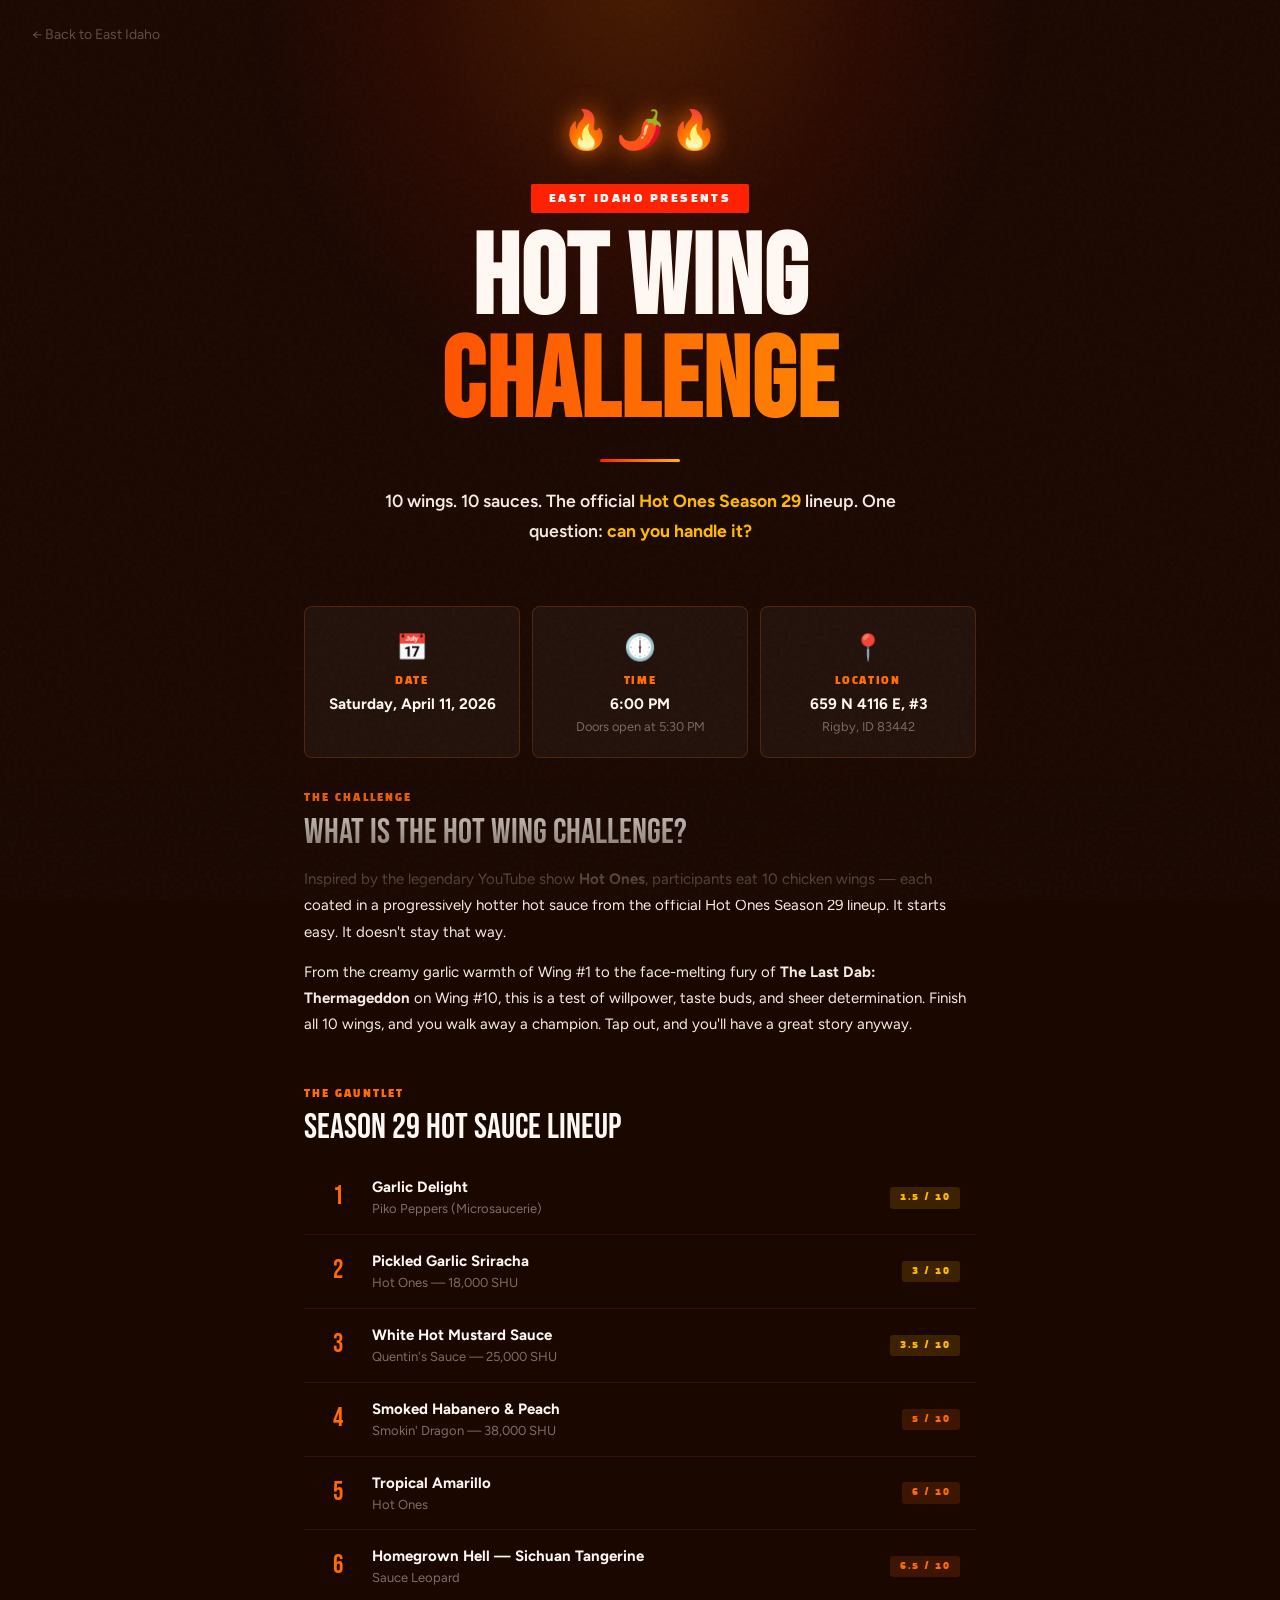
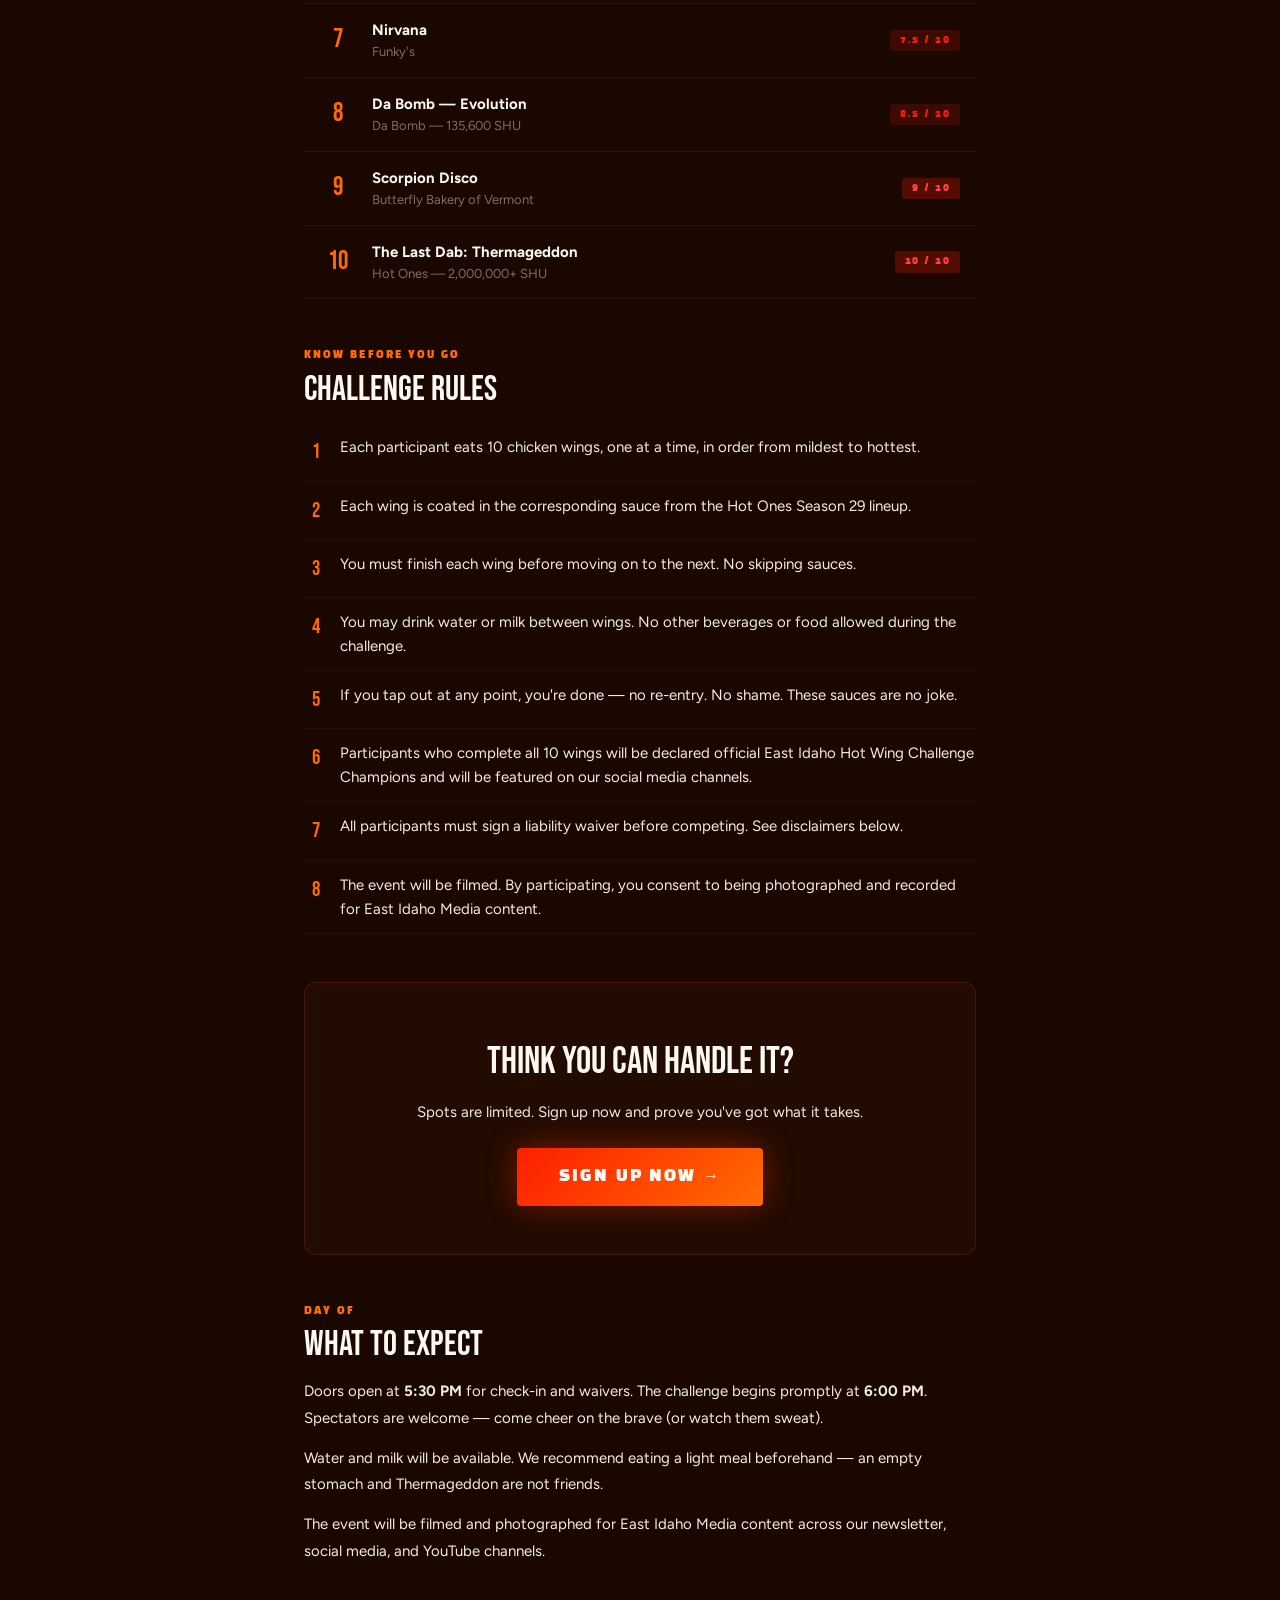
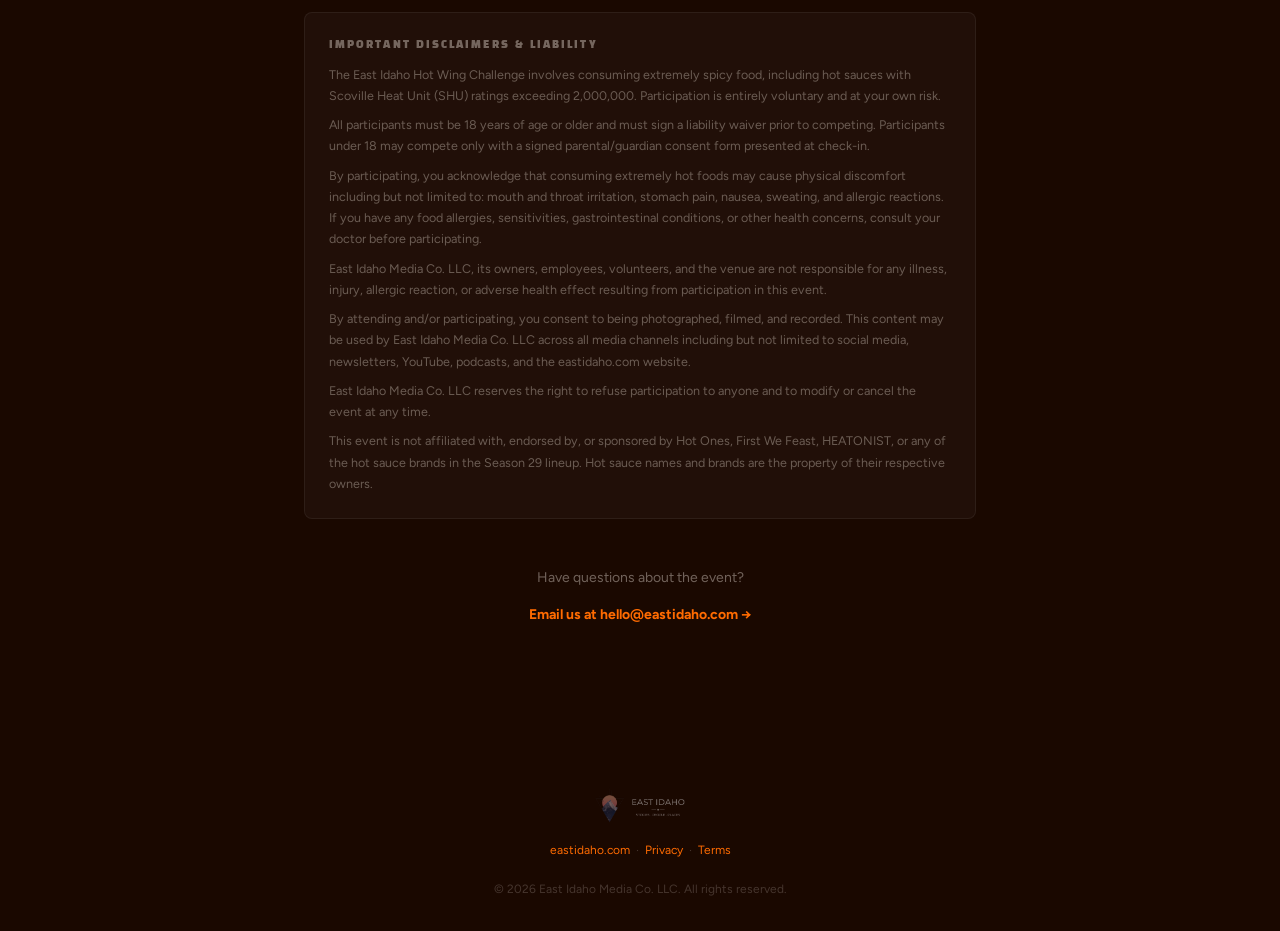
<file: hot-wing-challenge.html>
<!DOCTYPE html>
<html lang="en">
<head>
<meta charset="UTF-8">
<meta name="viewport" content="width=device-width, initial-scale=1.0">
<title>East Idaho Hot Wing Challenge — April 11, 2026</title>
<meta name="description" content="The East Idaho Hot Wing Challenge. 10 wings. 10 sauces. Following the Hot Ones Season 29 lineup. April 11, 2026 at 6:00 PM in Rigby, Idaho. Do you have what it takes?">
<link rel="icon" type="image/png" href="/logo-icon.png">
<link rel="apple-touch-icon" href="/logo-icon.png">
<meta name="theme-color" content="#1A0800">

<meta property="og:type" content="website">
<meta property="og:url" content="https://eastidaho.com/events/hot-wing-challenge.html">
<meta property="og:title" content="East Idaho Hot Wing Challenge — April 11, 2026">
<meta property="og:description" content="10 wings. 10 sauces. The Hot Ones Season 29 lineup. Do you have what it takes?">
<meta property="og:image" content="https://eastidaho.com/og-image.png">

<link href="https://fonts.googleapis.com/css2?family=Black+Han+Sans&family=Bebas+Neue&family=Figtree:wght@400;600;700&display=swap" rel="stylesheet">
<style>
  :root {
    --fire-1: #FF1F00; --fire-2: #FF6B00; --fire-3: #FFB800;
    --char: #1A0800; --smoke: #2E1A0E; --ash: #F5EBE0; --white: #FFF8F3;
  }
  *, *::before, *::after { box-sizing: border-box; margin: 0; padding: 0; }
  html { scroll-behavior: smooth; }
  body { min-height: 100vh; background: var(--char); color: var(--white); font-family: 'Figtree', sans-serif; overflow-x: hidden; line-height: 1.6; }
  body::before { content: ''; position: fixed; inset: 0; background-image: url("data:image/svg+xml,%3Csvg viewBox='0 0 256 256' xmlns='http://www.w3.org/2000/svg'%3E%3Cfilter id='n'%3E%3CfeTurbulence type='fractalNoise' baseFrequency='0.9' numOctaves='4' stitchTiles='stitch'/%3E%3C/filter%3E%3Crect width='100%25' height='100%25' filter='url(%23n)' opacity='0.08'/%3E%3C/svg%3E"); pointer-events: none; z-index: 100; opacity: 0.4; }
  body::after { content: ''; position: fixed; top: -150px; left: 50%; transform: translateX(-50%); width: 800px; height: 600px; background: radial-gradient(ellipse at 50% 20%, rgba(255,107,0,0.2) 0%, rgba(255,31,0,0.08) 40%, transparent 70%); pointer-events: none; z-index: 0; }
  a { color: var(--fire-2); text-decoration: none; }

  .back-link { position: fixed; top: 24px; left: 32px; font-size: 14px; color: rgba(245,235,224,0.3); text-decoration: none; z-index: 50; transition: color 0.2s; }
  .back-link:hover { color: rgba(245,235,224,0.7); }

  /* Hero */
  .hero { position: relative; z-index: 1; text-align: center; padding: 100px 24px 60px; }
  .flame-row { display: flex; gap: 0.4rem; justify-content: center; margin-bottom: 1.4rem; }
  .flame { font-size: 2.4rem; animation: flicker 1.8s ease-in-out infinite alternate; filter: drop-shadow(0 0 12px rgba(255,107,0,0.9)); }
  .flame:nth-child(2) { animation-delay: 0.3s; }
  .flame:nth-child(3) { animation-delay: 0.6s; }
  @keyframes flicker { from { transform: scaleY(1) rotate(-2deg); } to { transform: scaleY(1.08) rotate(2deg); } }
  .badge { display: inline-block; background: var(--fire-1); color: var(--white); font-family: 'Black Han Sans', sans-serif; font-size: 0.7rem; letter-spacing: 0.22em; text-transform: uppercase; padding: 0.35rem 1.1rem; border-radius: 2px; margin-bottom: 1rem; }
  .hero h1 { font-family: 'Bebas Neue', sans-serif; font-size: clamp(3rem, 10vw, 7rem); line-height: 0.92; letter-spacing: 0.01em; }
  .hero h1 .line-fire { display: block; background: linear-gradient(90deg, var(--fire-1), var(--fire-2), var(--fire-3)); -webkit-background-clip: text; -webkit-text-fill-color: transparent; background-clip: text; }
  .hero-sub { font-size: 1.1rem; color: var(--ash); max-width: 520px; margin: 1.5rem auto 0; line-height: 1.7; font-weight: 600; }
  .hero-sub strong { color: var(--fire-3); }
  .divider { width: 80px; height: 3px; background: linear-gradient(90deg, var(--fire-1), var(--fire-3)); border-radius: 2px; margin: 1.5rem auto; }

  /* Content */
  .content { position: relative; z-index: 1; max-width: 720px; margin: 0 auto; padding: 0 24px 80px; }
  .section { margin-bottom: 48px; }
  .section-label { font-family: 'Black Han Sans', sans-serif; font-size: 0.65rem; letter-spacing: 0.2em; text-transform: uppercase; color: var(--fire-2); margin-bottom: 8px; }
  .section-title { font-family: 'Bebas Neue', sans-serif; font-size: 2.2rem; color: var(--white); margin-bottom: 16px; line-height: 1; }
  .section p { font-size: 15px; color: var(--ash); line-height: 1.75; margin-bottom: 14px; }

  /* Info cards */
  .info-grid { display: grid; grid-template-columns: repeat(auto-fit, minmax(200px, 1fr)); gap: 12px; margin-bottom: 32px; }
  .info-card { background: rgba(255,255,255,0.04); border: 1px solid rgba(255,107,0,0.2); border-radius: 8px; padding: 20px; text-align: center; }
  .info-card-icon { font-size: 1.6rem; margin-bottom: 6px; }
  .info-card-label { font-family: 'Black Han Sans', sans-serif; font-size: 0.6rem; letter-spacing: 0.18em; text-transform: uppercase; color: var(--fire-2); margin-bottom: 4px; }
  .info-card-value { font-size: 0.95rem; font-weight: 700; color: var(--white); line-height: 1.4; }
  .info-card-sub { font-size: 0.8rem; color: rgba(245,235,224,0.4); margin-top: 2px; }

  /* Sauce lineup */
  .sauce-list { list-style: none; }
  .sauce-item { display: flex; align-items: center; gap: 16px; padding: 14px 16px; border-bottom: 1px solid rgba(255,107,0,0.1); transition: background 0.15s; }
  .sauce-item:hover { background: rgba(255,107,0,0.04); }
  .sauce-num { font-family: 'Bebas Neue', sans-serif; font-size: 1.6rem; color: var(--fire-2); min-width: 36px; text-align: center; }
  .sauce-info { flex: 1; }
  .sauce-name { font-weight: 700; font-size: 15px; color: var(--white); }
  .sauce-maker { font-size: 13px; color: rgba(245,235,224,0.45); }
  .sauce-heat { font-family: 'Black Han Sans', sans-serif; font-size: 0.6rem; letter-spacing: 0.15em; text-transform: uppercase; padding: 3px 10px; border-radius: 3px; white-space: nowrap; }
  .heat-mild { background: rgba(255,184,0,0.15); color: var(--fire-3); }
  .heat-med { background: rgba(255,107,0,0.15); color: var(--fire-2); }
  .heat-hot { background: rgba(255,31,0,0.15); color: var(--fire-1); }
  .heat-extreme { background: rgba(255,31,0,0.25); color: #ff4444; }

  /* Rules */
  .rules-list { list-style: none; counter-reset: rule; }
  .rules-list li { counter-increment: rule; padding: 12px 0; border-bottom: 1px solid rgba(255,107,0,0.08); font-size: 15px; color: var(--ash); display: flex; gap: 12px; align-items: flex-start; }
  .rules-list li::before { content: counter(rule); font-family: 'Bebas Neue', sans-serif; font-size: 1.3rem; color: var(--fire-2); min-width: 24px; text-align: center; flex-shrink: 0; }

  /* CTA */
  .cta-section { text-align: center; padding: 48px 24px; background: rgba(255,107,0,0.04); border: 1px solid rgba(255,107,0,0.15); border-radius: 12px; margin-bottom: 48px; }
  .cta-title { font-family: 'Bebas Neue', sans-serif; font-size: 2.4rem; color: var(--white); margin-bottom: 8px; }
  .cta-sub { font-size: 15px; color: var(--ash); margin-bottom: 24px; }
  .btn { display: inline-block; background: linear-gradient(135deg, var(--fire-1), var(--fire-2)); color: var(--white); font-family: 'Black Han Sans', sans-serif; font-size: 1rem; letter-spacing: 0.12em; text-transform: uppercase; padding: 1rem 2.6rem; border-radius: 4px; border: none; cursor: pointer; box-shadow: 0 0 30px rgba(255,60,0,0.45), 0 4px 16px rgba(0,0,0,0.5); transition: box-shadow 0.2s, transform 0.15s; text-decoration: none; }
  .btn:hover { transform: translateY(-2px) scale(1.02); box-shadow: 0 0 50px rgba(255,80,0,0.65), 0 6px 24px rgba(0,0,0,0.5); }

  /* Disclaimer */
  .disclaimer { background: rgba(255,255,255,0.03); border: 1px solid rgba(255,255,255,0.06); border-radius: 8px; padding: 24px; margin-bottom: 48px; }
  .disclaimer-title { font-family: 'Black Han Sans', sans-serif; font-size: 0.65rem; letter-spacing: 0.2em; text-transform: uppercase; color: rgba(245,235,224,0.4); margin-bottom: 10px; }
  .disclaimer p { font-size: 12.5px; color: rgba(245,235,224,0.35); line-height: 1.7; margin-bottom: 8px; }
  .disclaimer p:last-child { margin-bottom: 0; }

  /* Footer */
  .event-footer { text-align: center; padding: 32px 24px; font-size: 12px; color: rgba(245,235,224,0.2); position: relative; z-index: 1; }
  .event-footer a { color: var(--fire-2); text-decoration: none; }
  .event-footer img { height: 36px; opacity: 0.4; margin-bottom: 12px; }

  .smoke-bar { position: fixed; bottom: 0; left: 0; right: 0; height: 120px; background: linear-gradient(to top, rgba(26,8,0,0.9), transparent); pointer-events: none; z-index: 2; }

  @media (max-width: 600px) {
    .hero { padding: 80px 20px 48px; }
    .back-link { top: 16px; left: 20px; }
    .info-grid { grid-template-columns: 1fr; }
    .sauce-item { gap: 10px; padding: 12px 10px; }
  }
</style>
</head>
<body>

<a class="back-link" href="/">← Back to East Idaho</a>
<div class="smoke-bar"></div>

<!-- Hero -->
<div class="hero">
  <div class="flame-row">
    <span class="flame">🔥</span>
    <span class="flame">🌶️</span>
    <span class="flame">🔥</span>
  </div>
  <div class="badge">East Idaho Presents</div>
  <h1>
    <span style="display:block;color:var(--white);">Hot Wing</span>
    <span class="line-fire">Challenge</span>
  </h1>
  <div class="divider"></div>
  <p class="hero-sub">10 wings. 10 sauces. The official <strong>Hot Ones Season 29</strong> lineup. One question: <strong>can you handle it?</strong></p>
</div>

<!-- Content -->
<div class="content">

  <!-- Event Info -->
  <div class="info-grid">
    <div class="info-card">
      <div class="info-card-icon">📅</div>
      <div class="info-card-label">Date</div>
      <div class="info-card-value">Saturday, April 11, 2026</div>
    </div>
    <div class="info-card">
      <div class="info-card-icon">🕕</div>
      <div class="info-card-label">Time</div>
      <div class="info-card-value">6:00 PM</div>
      <div class="info-card-sub">Doors open at 5:30 PM</div>
    </div>
    <div class="info-card">
      <div class="info-card-icon">📍</div>
      <div class="info-card-label">Location</div>
      <div class="info-card-value">659 N 4116 E, #3</div>
      <div class="info-card-sub">Rigby, ID 83442</div>
    </div>
  </div>

  <!-- What Is It -->
  <div class="section">
    <div class="section-label">The Challenge</div>
    <div class="section-title">What Is The Hot Wing Challenge?</div>
    <p>Inspired by the legendary YouTube show <strong>Hot Ones</strong>, participants eat 10 chicken wings — each coated in a progressively hotter hot sauce from the official Hot Ones Season 29 lineup. It starts easy. It doesn't stay that way.</p>
    <p>From the creamy garlic warmth of Wing #1 to the face-melting fury of <strong>The Last Dab: Thermageddon</strong> on Wing #10, this is a test of willpower, taste buds, and sheer determination. Finish all 10 wings, and you walk away a champion. Tap out, and you'll have a great story anyway.</p>
  </div>

  <!-- Sauce Lineup -->
  <div class="section">
    <div class="section-label">The Gauntlet</div>
    <div class="section-title">Season 29 Hot Sauce Lineup</div>
    <ul class="sauce-list">
      <li class="sauce-item">
        <span class="sauce-num">1</span>
        <div class="sauce-info"><div class="sauce-name">Garlic Delight</div><div class="sauce-maker">Piko Peppers (Microsaucerie)</div></div>
        <span class="sauce-heat heat-mild">1.5 / 10</span>
      </li>
      <li class="sauce-item">
        <span class="sauce-num">2</span>
        <div class="sauce-info"><div class="sauce-name">Pickled Garlic Sriracha</div><div class="sauce-maker">Hot Ones — 18,000 SHU</div></div>
        <span class="sauce-heat heat-mild">3 / 10</span>
      </li>
      <li class="sauce-item">
        <span class="sauce-num">3</span>
        <div class="sauce-info"><div class="sauce-name">White Hot Mustard Sauce</div><div class="sauce-maker">Quentin's Sauce — 25,000 SHU</div></div>
        <span class="sauce-heat heat-mild">3.5 / 10</span>
      </li>
      <li class="sauce-item">
        <span class="sauce-num">4</span>
        <div class="sauce-info"><div class="sauce-name">Smoked Habanero & Peach</div><div class="sauce-maker">Smokin' Dragon — 38,000 SHU</div></div>
        <span class="sauce-heat heat-med">5 / 10</span>
      </li>
      <li class="sauce-item">
        <span class="sauce-num">5</span>
        <div class="sauce-info"><div class="sauce-name">Tropical Amarillo</div><div class="sauce-maker">Hot Ones</div></div>
        <span class="sauce-heat heat-med">6 / 10</span>
      </li>
      <li class="sauce-item">
        <span class="sauce-num">6</span>
        <div class="sauce-info"><div class="sauce-name">Homegrown Hell — Sichuan Tangerine</div><div class="sauce-maker">Sauce Leopard</div></div>
        <span class="sauce-heat heat-med">6.5 / 10</span>
      </li>
      <li class="sauce-item">
        <span class="sauce-num">7</span>
        <div class="sauce-info"><div class="sauce-name">Nirvana</div><div class="sauce-maker">Funky's</div></div>
        <span class="sauce-heat heat-hot">7.5 / 10</span>
      </li>
      <li class="sauce-item">
        <span class="sauce-num">8</span>
        <div class="sauce-info"><div class="sauce-name">Da Bomb — Evolution</div><div class="sauce-maker">Da Bomb — 135,600 SHU</div></div>
        <span class="sauce-heat heat-hot">8.5 / 10</span>
      </li>
      <li class="sauce-item">
        <span class="sauce-num">9</span>
        <div class="sauce-info"><div class="sauce-name">Scorpion Disco</div><div class="sauce-maker">Butterfly Bakery of Vermont</div></div>
        <span class="sauce-heat heat-extreme">9 / 10</span>
      </li>
      <li class="sauce-item">
        <span class="sauce-num">10</span>
        <div class="sauce-info"><div class="sauce-name">The Last Dab: Thermageddon</div><div class="sauce-maker">Hot Ones — 2,000,000+ SHU</div></div>
        <span class="sauce-heat heat-extreme">10 / 10</span>
      </li>
    </ul>
  </div>

  <!-- Rules -->
  <div class="section">
    <div class="section-label">Know Before You Go</div>
    <div class="section-title">Challenge Rules</div>
    <ul class="rules-list">
      <li>Each participant eats 10 chicken wings, one at a time, in order from mildest to hottest.</li>
      <li>Each wing is coated in the corresponding sauce from the Hot Ones Season 29 lineup.</li>
      <li>You must finish each wing before moving on to the next. No skipping sauces.</li>
      <li>You may drink water or milk between wings. No other beverages or food allowed during the challenge.</li>
      <li>If you tap out at any point, you're done — no re-entry. No shame. These sauces are no joke.</li>
      <li>Participants who complete all 10 wings will be declared official East Idaho Hot Wing Challenge Champions and will be featured on our social media channels.</li>
      <li>All participants must sign a liability waiver before competing. See disclaimers below.</li>
      <li>The event will be filmed. By participating, you consent to being photographed and recorded for East Idaho Media content.</li>
    </ul>
  </div>

  <!-- CTA -->
  <div class="cta-section">
    <div class="cta-title">Think You Can Handle It?</div>
    <p class="cta-sub">Spots are limited. Sign up now and prove you've got what it takes.</p>
    <a href="https://noreply.eastidaho.com/hot-wings-challenge" class="btn">Sign Up Now →</a>
  </div>

  <!-- What to Expect -->
  <div class="section">
    <div class="section-label">Day Of</div>
    <div class="section-title">What to Expect</div>
    <p>Doors open at <strong>5:30 PM</strong> for check-in and waivers. The challenge begins promptly at <strong>6:00 PM</strong>. Spectators are welcome — come cheer on the brave (or watch them sweat).</p>
    <p>Water and milk will be available. We recommend eating a light meal beforehand — an empty stomach and Thermageddon are not friends.</p>
    <p>The event will be filmed and photographed for East Idaho Media content across our newsletter, social media, and YouTube channels.</p>
  </div>

  <!-- Disclaimers -->
  <div class="disclaimer">
    <div class="disclaimer-title">Important Disclaimers & Liability</div>
    <p>The East Idaho Hot Wing Challenge involves consuming extremely spicy food, including hot sauces with Scoville Heat Unit (SHU) ratings exceeding 2,000,000. Participation is entirely voluntary and at your own risk.</p>
    <p>All participants must be 18 years of age or older and must sign a liability waiver prior to competing. Participants under 18 may compete only with a signed parental/guardian consent form presented at check-in.</p>
    <p>By participating, you acknowledge that consuming extremely hot foods may cause physical discomfort including but not limited to: mouth and throat irritation, stomach pain, nausea, sweating, and allergic reactions. If you have any food allergies, sensitivities, gastrointestinal conditions, or other health concerns, consult your doctor before participating.</p>
    <p>East Idaho Media Co. LLC, its owners, employees, volunteers, and the venue are not responsible for any illness, injury, allergic reaction, or adverse health effect resulting from participation in this event.</p>
    <p>By attending and/or participating, you consent to being photographed, filmed, and recorded. This content may be used by East Idaho Media Co. LLC across all media channels including but not limited to social media, newsletters, YouTube, podcasts, and the eastidaho.com website.</p>
    <p>East Idaho Media Co. LLC reserves the right to refuse participation to anyone and to modify or cancel the event at any time.</p>
    <p>This event is not affiliated with, endorsed by, or sponsored by Hot Ones, First We Feast, HEATONIST, or any of the hot sauce brands in the Season 29 lineup. Hot sauce names and brands are the property of their respective owners.</p>
  </div>

  <!-- Contact -->
  <div style="text-align:center;margin-bottom:48px;">
    <p style="font-size:14px;color:rgba(245,235,224,0.4);margin-bottom:12px;">Have questions about the event?</p>
    <a href="mailto:hello@eastidaho.com?subject=Hot Wing Challenge Question" style="color:var(--fire-2);font-weight:700;font-size:14px;">Email us at hello@eastidaho.com →</a>
  </div>

</div>

<!-- Footer -->
<div class="event-footer">
  <img src="/logo-white.png" alt="East Idaho"><br>
  <a href="/">eastidaho.com</a> &nbsp;·&nbsp; <a href="/privacy.html">Privacy</a> &nbsp;·&nbsp; <a href="/terms.html">Terms</a><br><br>
  © 2026 East Idaho Media Co. LLC. All rights reserved.
</div>

</body>
</html>
</file>
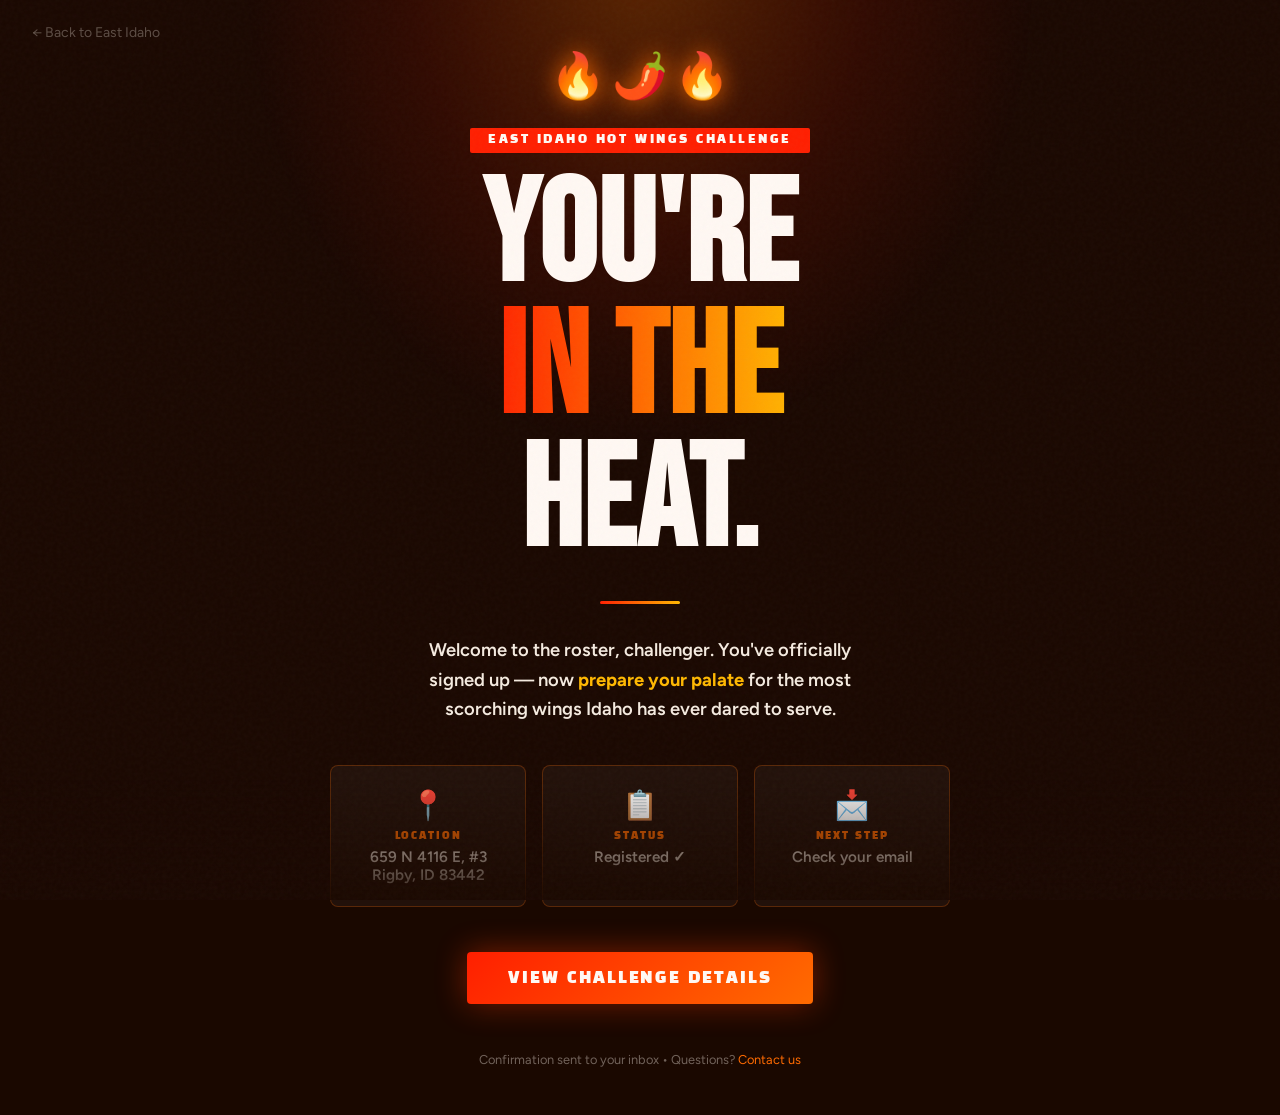
<file: hot-wings-confirmation.html>
<!DOCTYPE html>
<html lang="en">
<head>
  <meta charset="UTF-8" />
  <meta name="viewport" content="width=device-width, initial-scale=1.0" />
  <title>You're In — East Idaho Hot Wings Challenge</title>
  <link rel="icon" type="image/png" href="/logo-icon.png">
  <link rel="apple-touch-icon" href="/logo-icon.png">
  <link href="https://fonts.googleapis.com/css2?family=Black+Han+Sans&family=Bebas+Neue&family=Figtree:wght@400;600;700&display=swap" rel="stylesheet" />
  <style>
    :root {
      --fire-1: #FF1F00;
      --fire-2: #FF6B00;
      --fire-3: #FFB800;
      --char: #1A0800;
      --smoke: #2E1A0E;
      --ash: #F5EBE0;
      --white: #FFF8F3;
    }

    *, *::before, *::after { box-sizing: border-box; margin: 0; padding: 0; }

    html, body {
      min-height: 100vh;
      background-color: var(--char);
      color: var(--white);
      font-family: 'Figtree', sans-serif;
      overflow-x: hidden;
    }

    body::before {
      content: '';
      position: fixed;
      inset: 0;
      background-image: url("data:image/svg+xml,%3Csvg viewBox='0 0 256 256' xmlns='http://www.w3.org/2000/svg'%3E%3Cfilter id='n'%3E%3CfeTurbulence type='fractalNoise' baseFrequency='0.9' numOctaves='4' stitchTiles='stitch'/%3E%3C/filter%3E%3Crect width='100%25' height='100%25' filter='url(%23n)' opacity='0.08'/%3E%3C/svg%3E");
      pointer-events: none;
      z-index: 100;
      opacity: 0.4;
    }

    body::after {
      content: '';
      position: fixed;
      top: -150px;
      left: 50%;
      transform: translateX(-50%);
      width: 800px;
      height: 600px;
      background: radial-gradient(ellipse at 50% 20%, rgba(255,107,0,0.28) 0%, rgba(255,31,0,0.10) 40%, transparent 70%);
      pointer-events: none;
      z-index: 0;
    }

    /* Back button */
    .back-link {
      position: fixed;
      top: 24px;
      left: 32px;
      font-size: 14px;
      color: rgba(245,235,224,0.3);
      text-decoration: none;
      z-index: 50;
      transition: color 0.2s;
      font-family: 'Figtree', sans-serif;
    }
    .back-link:hover { color: rgba(245,235,224,0.7); }

    .page {
      position: relative;
      z-index: 1;
      min-height: 100vh;
      display: flex;
      flex-direction: column;
      align-items: center;
      justify-content: center;
      padding: 3rem 1.5rem;
    }

    .flame-row {
      display: flex;
      gap: 0.4rem;
      margin-bottom: 1.6rem;
      animation: rise 0.8s ease-out both;
    }

    .flame {
      font-size: 2.8rem;
      animation: flicker 1.8s ease-in-out infinite alternate;
      filter: drop-shadow(0 0 12px rgba(255,107,0,0.9));
    }
    .flame:nth-child(2) { animation-delay: 0.3s; animation-duration: 2.1s; }
    .flame:nth-child(3) { animation-delay: 0.6s; animation-duration: 1.6s; }

    @keyframes flicker {
      from { transform: scaleY(1) rotate(-2deg); }
      to   { transform: scaleY(1.08) rotate(2deg); }
    }

    .badge {
      background: var(--fire-1);
      color: var(--white);
      font-family: 'Black Han Sans', sans-serif;
      font-size: 0.72rem;
      letter-spacing: 0.22em;
      text-transform: uppercase;
      padding: 0.35rem 1.1rem;
      border-radius: 2px;
      margin-bottom: 1.2rem;
      animation: fade-up 0.6s 0.2s ease-out both;
    }

    h1 {
      font-family: 'Bebas Neue', sans-serif;
      font-size: clamp(4rem, 14vw, 9rem);
      line-height: 0.92;
      text-align: center;
      letter-spacing: 0.01em;
      animation: fade-up 0.7s 0.35s ease-out both;
    }

    h1 .line-fire {
      display: block;
      background: linear-gradient(90deg, var(--fire-1), var(--fire-2), var(--fire-3));
      -webkit-background-clip: text;
      -webkit-text-fill-color: transparent;
      background-clip: text;
    }
    h1 .line-white {
      display: block;
      color: var(--white);
    }

    .divider {
      width: 80px;
      height: 3px;
      background: linear-gradient(90deg, var(--fire-1), var(--fire-3));
      border-radius: 2px;
      margin: 2rem auto;
      animation: fade-up 0.6s 0.55s ease-out both;
    }

    .sub {
      font-size: 1.15rem;
      font-weight: 600;
      text-align: center;
      max-width: 480px;
      color: var(--ash);
      line-height: 1.6;
      animation: fade-up 0.6s 0.65s ease-out both;
    }
    .sub strong { color: var(--fire-3); }

    .cards {
      display: grid;
      grid-template-columns: repeat(auto-fit, minmax(180px, 1fr));
      gap: 1rem;
      margin-top: 2.5rem;
      width: 100%;
      max-width: 620px;
      animation: fade-up 0.7s 0.8s ease-out both;
    }

    .card {
      background: rgba(255,255,255,0.04);
      border: 1px solid rgba(255,107,0,0.25);
      border-radius: 8px;
      padding: 1.4rem 1.2rem;
      text-align: center;
    }

    .card-icon { font-size: 1.8rem; margin-bottom: 0.5rem; }
    .card-label {
      font-family: 'Black Han Sans', sans-serif;
      font-size: 0.65rem;
      letter-spacing: 0.18em;
      text-transform: uppercase;
      color: var(--fire-2);
      margin-bottom: 0.3rem;
    }
    .card-value {
      font-size: 0.95rem;
      font-weight: 600;
      color: var(--ash);
    }

    .cta-wrap {
      margin-top: 2.8rem;
      animation: fade-up 0.6s 1s ease-out both;
    }

    .btn {
      display: inline-block;
      background: linear-gradient(135deg, var(--fire-1), var(--fire-2));
      color: var(--white);
      text-decoration: none;
      font-family: 'Black Han Sans', sans-serif;
      font-size: 1rem;
      letter-spacing: 0.12em;
      text-transform: uppercase;
      padding: 1rem 2.6rem;
      border-radius: 4px;
      border: none;
      cursor: pointer;
      box-shadow: 0 0 30px rgba(255,60,0,0.45), 0 4px 16px rgba(0,0,0,0.5);
      transition: box-shadow 0.2s, transform 0.15s;
    }
    .btn:hover {
      transform: translateY(-2px) scale(1.02);
      box-shadow: 0 0 50px rgba(255,80,0,0.65), 0 6px 24px rgba(0,0,0,0.5);
    }

    .footer-note {
      margin-top: 3rem;
      font-size: 0.8rem;
      color: rgba(245,235,224,0.4);
      text-align: center;
      animation: fade-up 0.6s 1.1s ease-out both;
    }
    .footer-note a { color: var(--fire-2); text-decoration: none; cursor: pointer; }

    .smoke-bar {
      position: fixed;
      bottom: 0;
      left: 0;
      right: 0;
      height: 120px;
      background: linear-gradient(to top, rgba(26,8,0,0.9), transparent);
      pointer-events: none;
      z-index: 2;
    }

    /* Contact Modal */
    .modal-bg {
      display: none;
      position: fixed;
      inset: 0;
      background: rgba(26,8,0,0.85);
      backdrop-filter: blur(6px);
      z-index: 200;
      align-items: center;
      justify-content: center;
      padding: 24px;
    }
    .modal-bg.active { display: flex; }
    .modal-box {
      background: var(--smoke);
      border: 1px solid rgba(255,107,0,0.2);
      border-radius: 12px;
      max-width: 460px;
      width: 100%;
      padding: 36px 32px;
      position: relative;
      box-shadow: 0 30px 80px rgba(0,0,0,0.6);
      animation: modal-in 0.3s ease-out;
    }
    @keyframes modal-in {
      from { opacity: 0; transform: translateY(20px) scale(0.97); }
      to { opacity: 1; transform: translateY(0) scale(1); }
    }
    .modal-close {
      position: absolute;
      top: 14px;
      right: 16px;
      width: 32px;
      height: 32px;
      border-radius: 50%;
      border: none;
      background: rgba(255,255,255,0.06);
      color: var(--ash);
      font-size: 18px;
      cursor: pointer;
      display: flex;
      align-items: center;
      justify-content: center;
      transition: background 0.2s;
    }
    .modal-close:hover { background: rgba(255,255,255,0.12); }
    .modal-label {
      font-family: 'Black Han Sans', sans-serif;
      font-size: 0.65rem;
      letter-spacing: 0.2em;
      text-transform: uppercase;
      color: var(--fire-2);
      margin-bottom: 8px;
    }
    .modal-title {
      font-family: 'Bebas Neue', sans-serif;
      font-size: 2rem;
      color: var(--white);
      margin-bottom: 6px;
    }
    .modal-desc {
      font-size: 14px;
      color: rgba(245,235,224,0.5);
      margin-bottom: 20px;
      line-height: 1.6;
    }
    .modal-form { display: flex; flex-direction: column; gap: 12px; }
    .modal-input, .modal-textarea {
      width: 100%;
      padding: 12px 16px;
      background: rgba(255,255,255,0.05);
      border: 1px solid rgba(255,107,0,0.15);
      border-radius: 6px;
      color: var(--white);
      font-family: 'Figtree', sans-serif;
      font-size: 14px;
      outline: none;
      transition: border-color 0.2s;
      box-sizing: border-box;
    }
    .modal-input::placeholder, .modal-textarea::placeholder { color: rgba(245,235,224,0.2); }
    .modal-input:focus, .modal-textarea:focus { border-color: var(--fire-2); }
    .modal-textarea { resize: vertical; min-height: 90px; }
    .modal-submit {
      padding: 13px 24px;
      background: linear-gradient(135deg, var(--fire-1), var(--fire-2));
      border: none;
      color: var(--white);
      border-radius: 6px;
      font-family: 'Black Han Sans', sans-serif;
      font-size: 0.85rem;
      letter-spacing: 0.12em;
      text-transform: uppercase;
      cursor: pointer;
      transition: all 0.2s;
      align-self: flex-start;
      box-shadow: 0 0 20px rgba(255,60,0,0.3);
    }
    .modal-submit:hover { transform: translateY(-1px); box-shadow: 0 0 30px rgba(255,80,0,0.5); }
    .modal-success { display: none; text-align: center; padding: 20px; color: var(--fire-3); font-weight: 700; font-size: 15px; }

    @keyframes rise {
      from { transform: translateY(20px); opacity: 0; }
      to   { transform: translateY(0);    opacity: 1; }
    }

    @keyframes fade-up {
      from { transform: translateY(24px); opacity: 0; }
      to   { transform: translateY(0);    opacity: 1; }
    }

    @media (max-width: 600px) {
      .back-link { top: 16px; left: 20px; }
    }
  </style>
</head>
<body>
  <a class="back-link" href="/">← Back to East Idaho</a>
  <div class="smoke-bar"></div>
  <div class="page">

    <div class="flame-row">
      <span class="flame">🔥</span>
      <span class="flame">🌶️</span>
      <span class="flame">🔥</span>
    </div>

    <div class="badge">East Idaho Hot Wings Challenge</div>

    <h1>
      <span class="line-white">You're</span>
      <span class="line-fire">In The</span>
      <span class="line-white">Heat.</span>
    </h1>

    <div class="divider"></div>

    <p class="sub">
      Welcome to the roster, challenger. You've officially signed up —
      now <strong>prepare your palate</strong> for the most scorching wings
      Idaho has ever dared to serve.
    </p>

    <div class="cards">
      <div class="card">
        <div class="card-icon">📍</div>
        <div class="card-label">Location</div>
        <div class="card-value">659 N 4116 E, #3<br>Rigby, ID 83442</div>
      </div>
      <div class="card">
        <div class="card-icon">📋</div>
        <div class="card-label">Status</div>
        <div class="card-value">Registered ✓</div>
      </div>
      <div class="card">
        <div class="card-icon">📩</div>
        <div class="card-label">Next Step</div>
        <div class="card-value">Check your email</div>
      </div>
    </div>

    <div class="cta-wrap">
      <a href="/events/hot-wing-challenge.html" class="btn">View Challenge Details</a>
    </div>

    <p class="footer-note">
      Confirmation sent to your inbox &bull; Questions? <a onclick="document.getElementById('contact-modal').classList.add('active'); return false;">Contact us</a>
    </p>

  </div>

  <!-- Contact Modal -->
  <div class="modal-bg" id="contact-modal" onclick="if(event.target===this)this.classList.remove('active')">
    <div class="modal-box">
      <button class="modal-close" onclick="document.getElementById('contact-modal').classList.remove('active')">&times;</button>
      <div class="modal-label">Hot Wings Challenge</div>
      <div class="modal-title">Got Questions?</div>
      <p class="modal-desc">Ask us anything about the challenge — rules, location, what to expect, or how to prepare your taste buds.</p>
      <form class="modal-form" id="hw-contact-form" onsubmit="submitHWContact(event)">
        <input class="modal-input" type="text" name="name" placeholder="Your name" required>
        <input class="modal-input" type="email" name="email" placeholder="Email address" required>
        <textarea class="modal-textarea" name="message" placeholder="What's your question?" required></textarea>
        <button class="modal-submit" type="submit">Send Message →</button>
      </form>
      <div class="modal-success" id="hw-contact-success">🔥 Got it! We'll get back to you soon.</div>
    </div>
  </div>

  <script>
  async function submitHWContact(e) {
    e.preventDefault();
    var f = e.target;
    var d = {
      name: f.name.value,
      email: f.email.value,
      subject: 'Hot Wings Challenge Question',
      message: f.message.value
    };
    try {
      await fetch('/api/contact', {
        method: 'POST',
        headers: { 'Content-Type': 'application/json' },
        body: JSON.stringify(d)
      });
      f.style.display = 'none';
      document.getElementById('hw-contact-success').style.display = 'block';
    } catch(err) {
      alert('Something went wrong. Please email hello@eastidaho.com directly.');
    }
  }
  </script>
</body>
</html>
</file>
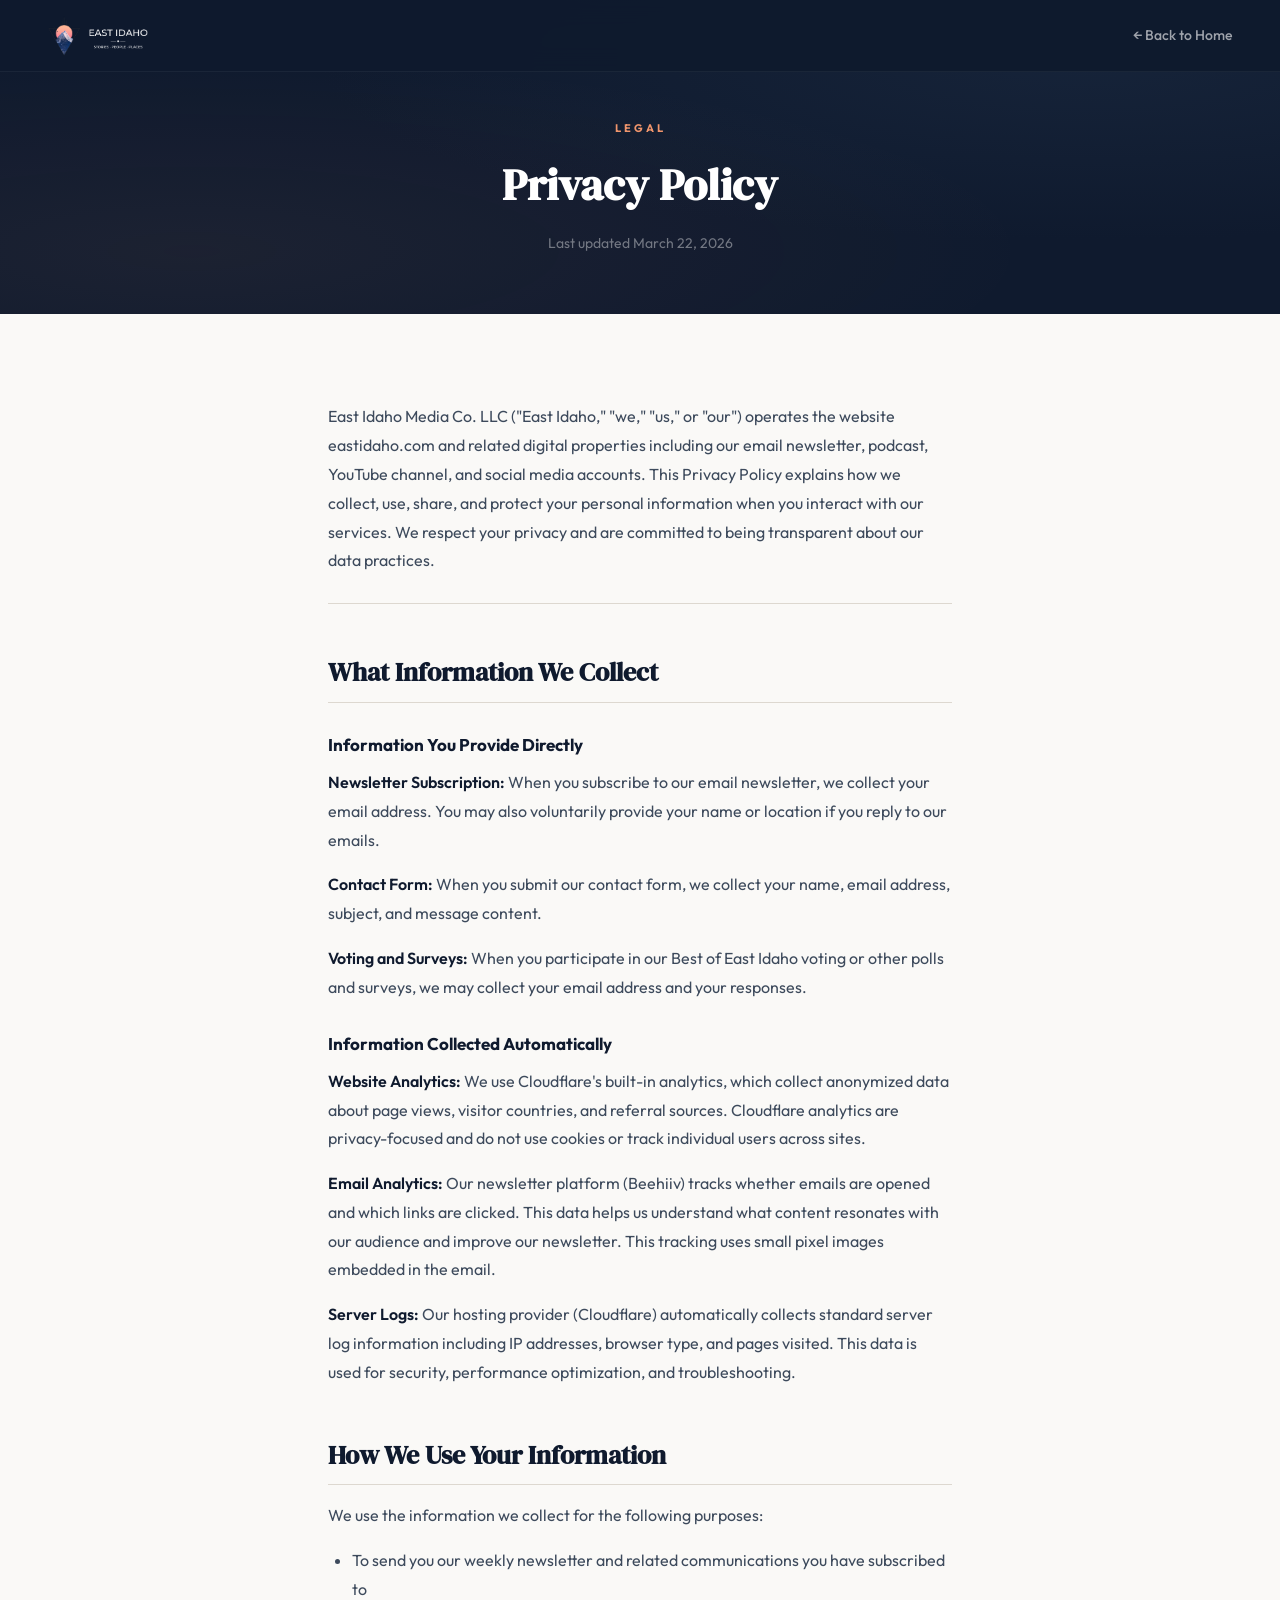
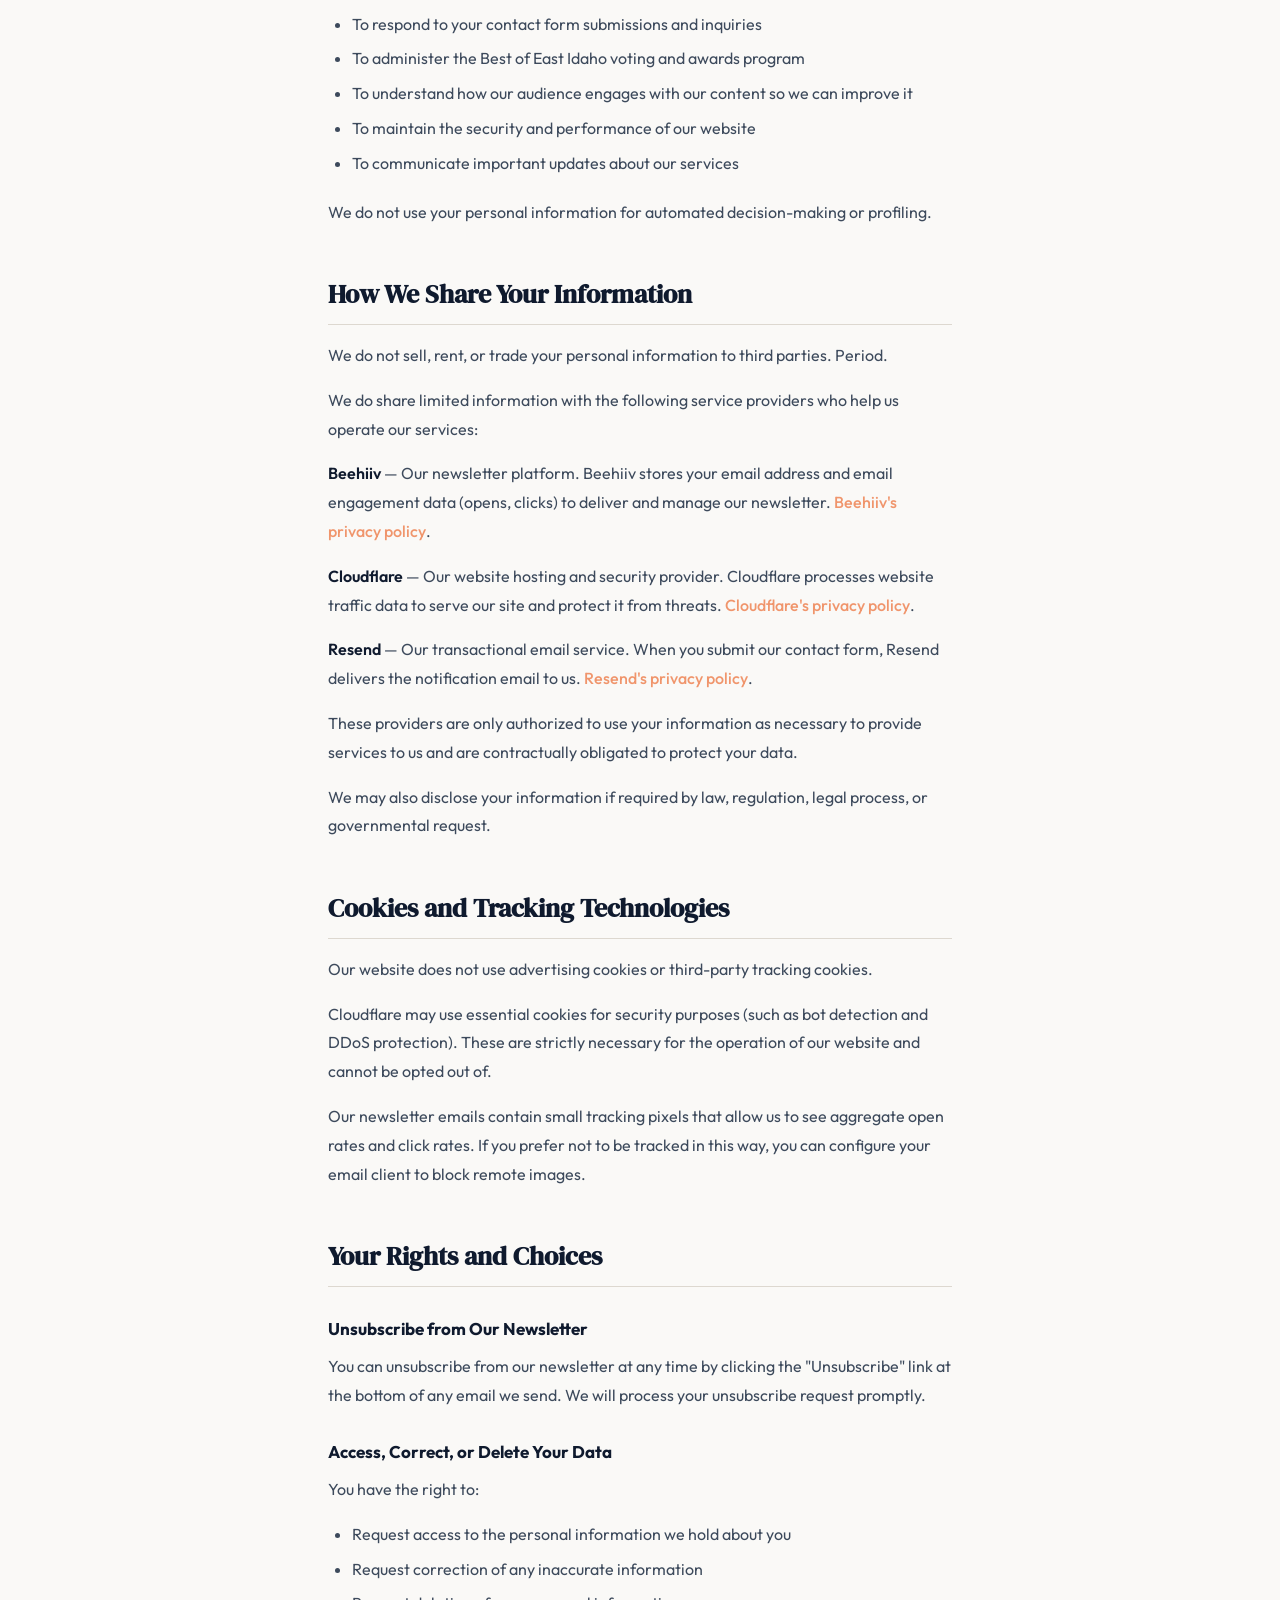
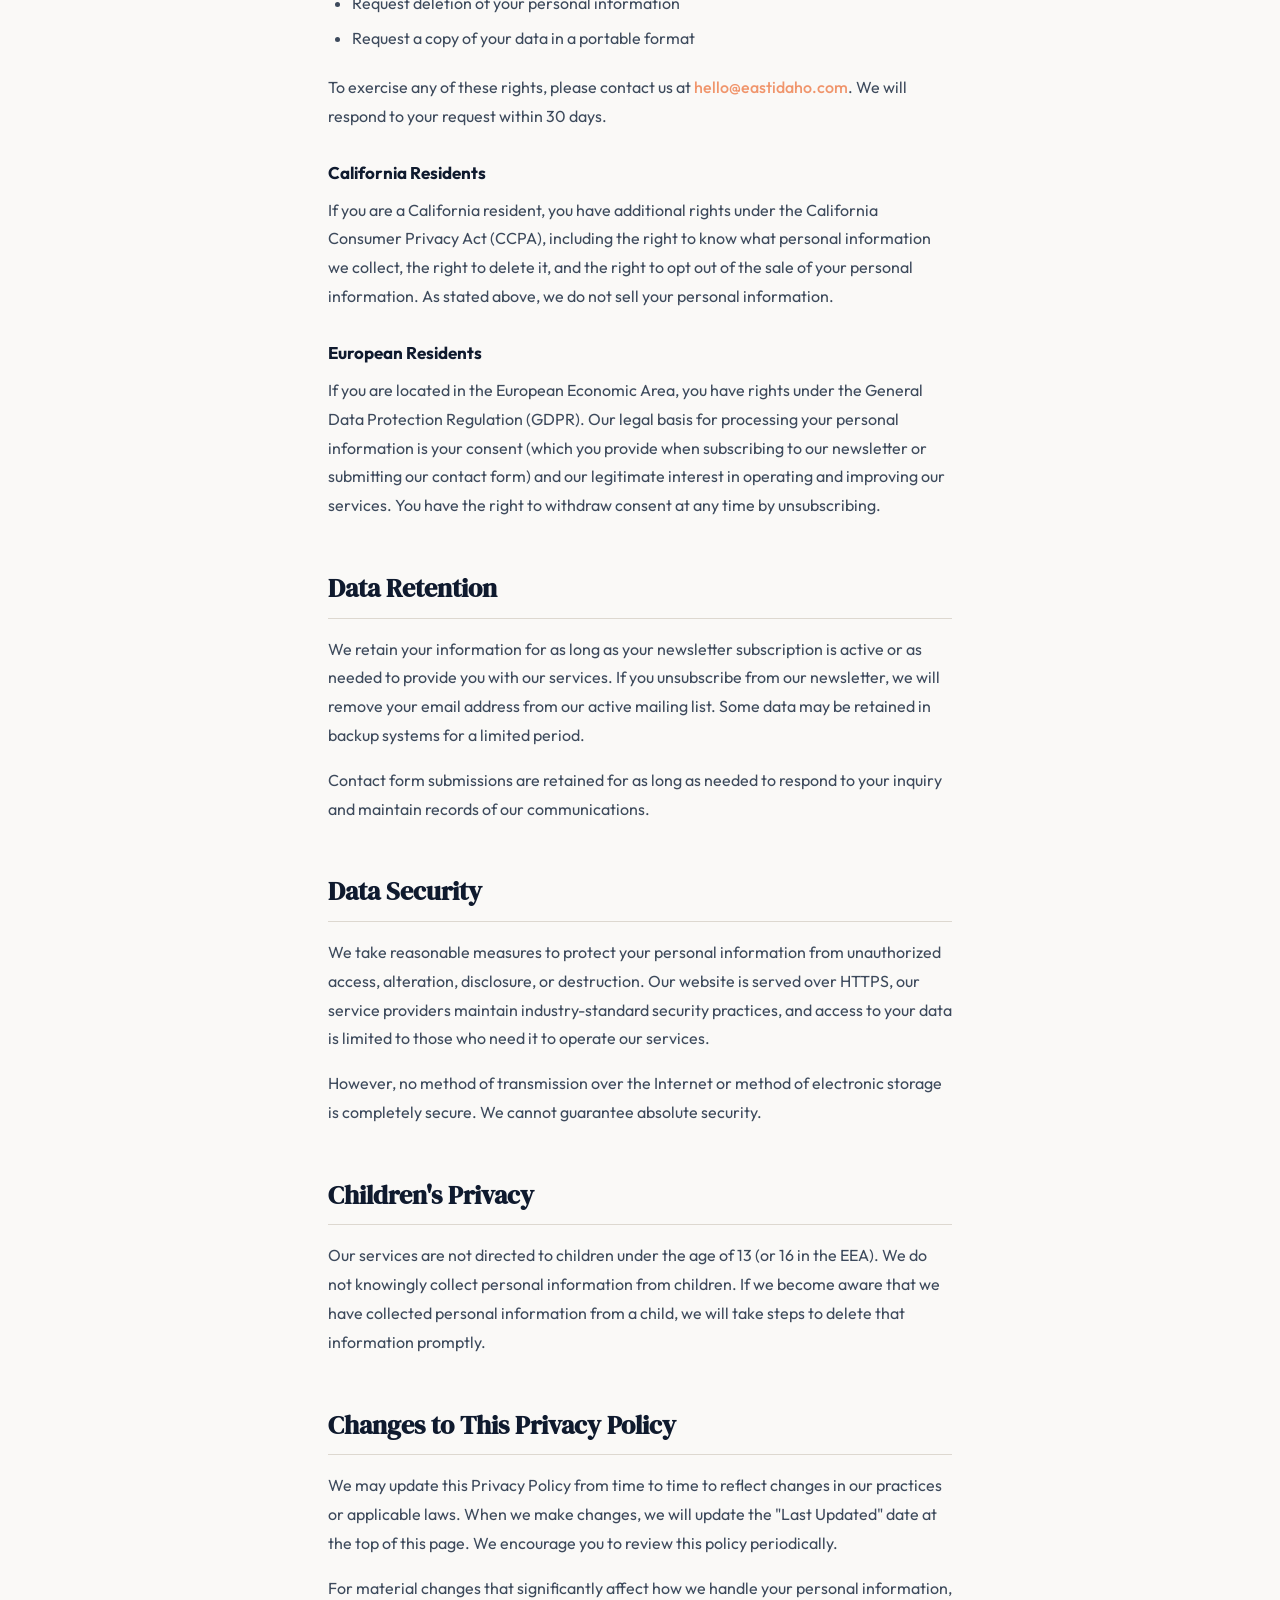
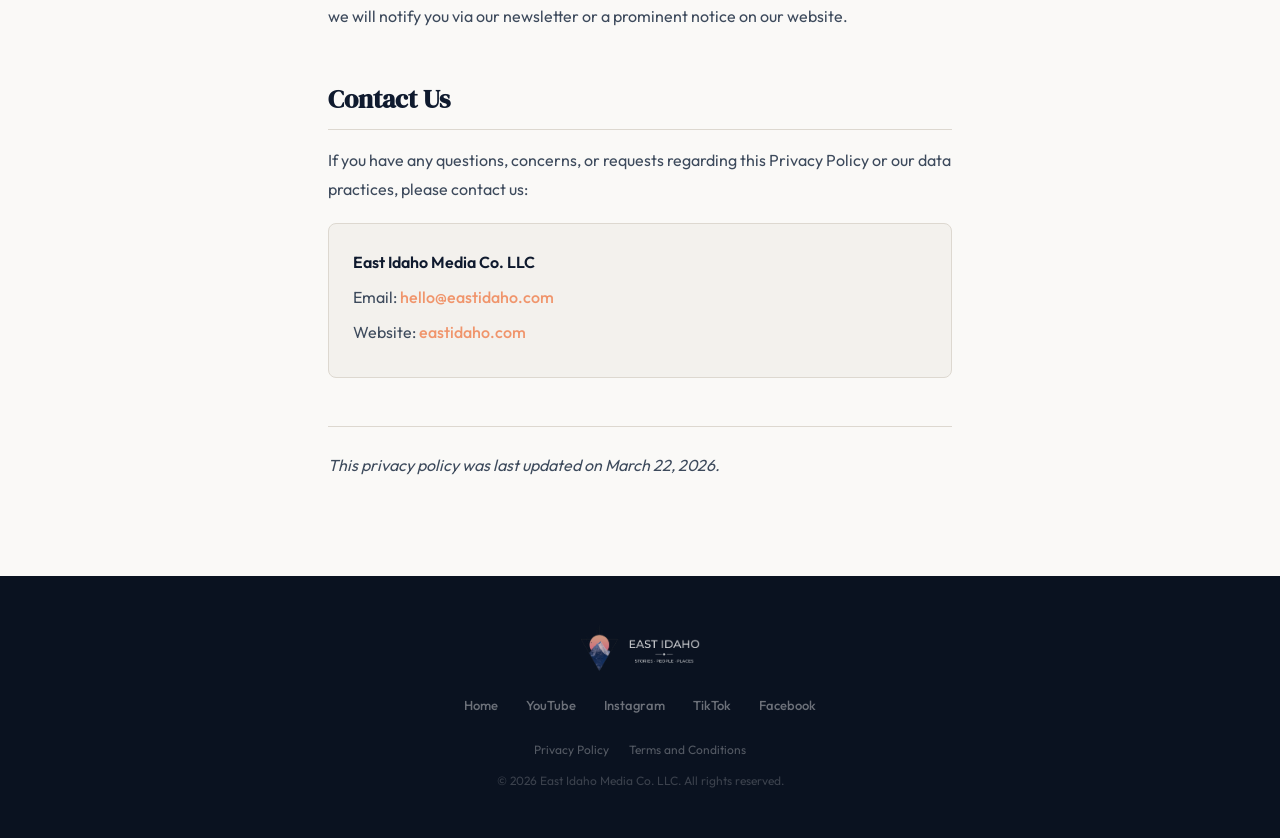
<file: privacy.html>
<!DOCTYPE html>
<html lang="en">
<head>
<meta charset="UTF-8">
<meta name="viewport" content="width=device-width, initial-scale=1.0">
<title>Privacy Policy — East Idaho</title>

<meta name="description" content="Privacy Policy for East Idaho Media Co. LLC. Learn how we collect, use, and protect your personal information.">
<meta name="robots" content="index, follow">
<link rel="canonical" href="https://eastidaho.com/privacy.html">

<meta property="og:type" content="website">
<meta property="og:url" content="https://eastidaho.com/privacy.html">
<meta property="og:title" content="Privacy Policy — East Idaho">
<meta property="og:description" content="Privacy Policy for East Idaho Media Co. LLC. Learn how we collect, use, and protect your personal information.">
<meta property="og:image" content="https://eastidaho.com/og-image.png">
<meta property="og:site_name" content="East Idaho">

<meta name="twitter:card" content="summary">
<meta name="twitter:title" content="Privacy Policy — East Idaho">
<meta name="twitter:description" content="Privacy Policy for East Idaho Media Co. LLC.">

<link rel="icon" type="image/png" href="/logo-icon.png">

<link rel="apple-touch-icon" href="/logo-icon.png">
<meta name="theme-color" content="#0f1a2e">
<style>
  @import url('https://fonts.googleapis.com/css2?family=DM+Serif+Display&family=Outfit:wght@300;400;500;600;700&display=swap');

  :root {
    --navy: #0f1a2e;
    --navy-mid: #1a2940;
    --coral: #f0956c;
    --coral-light: #fcb498;
    --sunrise: #e8735a;
    --cream: #faf9f7;
    --warm-white: #f3f1ed;
    --parchment: #ece8e1;
    --stone: #ddd8d0;
    --text-primary: #0f1a2e;
    --text-body: #3d4a5c;
    --text-muted: #7a8394;
    --text-faint: #a8adb8;
  }

  * { margin: 0; padding: 0; box-sizing: border-box; }
  html { scroll-behavior: smooth; }

  body {
    font-family: 'Outfit', sans-serif;
    color: var(--text-primary);
    background: var(--cream);
    line-height: 1.6;
  }

  nav {
    position: fixed;
    top: 0; left: 0; right: 0;
    z-index: 100;
    padding: 0 48px;
    height: 72px;
    display: flex;
    align-items: center;
    justify-content: space-between;
    background: rgba(15,26,46,0.97);
    backdrop-filter: blur(12px);
    border-bottom: 1px solid rgba(255,255,255,0.05);
  }
  .nav-logo {
    height: 40px;
    display: flex;
    align-items: center;
    text-decoration: none;
  }
  .nav-logo img {
    height: 40px;
    width: auto;
  }
  .nav-back {
    color: rgba(255,255,255,0.6);
    text-decoration: none;
    font-size: 14px;
    font-weight: 500;
    transition: color 0.2s;
  }
  .nav-back:hover { color: #fff; }

  .page-header {
    background: var(--navy);
    padding: 120px 48px 60px;
    text-align: center;
    position: relative;
    overflow: hidden;
  }
  .page-header::before {
    content: '';
    position: absolute;
    inset: 0;
    background:
      radial-gradient(ellipse at 15% 80%, rgba(240,149,108,0.06) 0%, transparent 55%),
      radial-gradient(ellipse at 85% 20%, rgba(26,41,64,0.6) 0%, transparent 50%);
  }
  .page-header-content {
    position: relative;
    z-index: 1;
  }
  .page-header-eyebrow {
    font-size: 11px;
    text-transform: uppercase;
    letter-spacing: 3px;
    color: var(--coral);
    font-weight: 700;
    margin-bottom: 12px;
  }
  .page-header-title {
    font-family: 'DM Serif Display', serif;
    font-size: 44px;
    color: #fff;
    margin-bottom: 12px;
  }
  .page-header-meta {
    font-size: 14px;
    color: rgba(255,255,255,0.4);
  }

  .policy-content {
    max-width: 720px;
    margin: 0 auto;
    padding: 60px 48px 80px;
  }

  .policy-content h2 {
    font-family: 'DM Serif Display', serif;
    font-size: 26px;
    color: var(--text-primary);
    margin-top: 48px;
    margin-bottom: 16px;
    padding-bottom: 8px;
    border-bottom: 1px solid var(--stone);
  }

  .policy-content h3 {
    font-size: 17px;
    font-weight: 700;
    color: var(--text-primary);
    margin-top: 28px;
    margin-bottom: 10px;
  }

  .policy-content p {
    font-size: 16px;
    color: var(--text-body);
    line-height: 1.8;
    margin-bottom: 16px;
  }

  .policy-content strong {
    color: var(--text-primary);
    font-weight: 600;
  }

  .policy-content ul {
    margin: 12px 0 20px 24px;
    color: var(--text-body);
    font-size: 16px;
    line-height: 1.8;
  }
  .policy-content li {
    margin-bottom: 6px;
  }

  .policy-content a {
    color: var(--coral);
    text-decoration: none;
    font-weight: 500;
  }
  .policy-content a:hover {
    text-decoration: underline;
  }

  .policy-intro {
    font-size: 17px;
    color: var(--text-body);
    line-height: 1.8;
    padding: 28px 0;
    border-bottom: 1px solid var(--stone);
    margin-bottom: 12px;
  }

  .policy-contact-box {
    margin-top: 20px;
    padding: 24px;
    background: var(--warm-white);
    border-radius: 8px;
    border: 1px solid var(--stone);
  }
  .policy-contact-box p {
    margin-bottom: 6px;
  }

  .policy-updated {
    margin-top: 48px;
    padding-top: 24px;
    border-top: 1px solid var(--stone);
    font-size: 14px;
    color: var(--text-faint);
    font-style: italic;
  }

  footer {
    background: #0a1220;
    padding: 48px;
    text-align: center;
  }
  .footer-logo { margin-bottom: 16px; }
  .footer-logo img { height: 48px; opacity: 0.8; }
  .footer-links {
    display: flex; justify-content: center;
    gap: 28px; margin-bottom: 24px; flex-wrap: wrap;
  }
  .footer-links a {
    color: rgba(255,255,255,0.4); text-decoration: none;
    font-size: 13px; font-weight: 500; transition: color 0.2s;
  }
  .footer-links a:hover { color: rgba(255,255,255,0.7); }
  .footer-legal-links {
    margin-bottom: 12px;
    display: flex;
    justify-content: center;
    gap: 20px;
  }
  .footer-legal-links a {
    color: rgba(255,255,255,0.3);
    text-decoration: none;
    font-size: 12px;
    transition: color 0.2s;
  }
  .footer-legal-links a:hover { color: rgba(255,255,255,0.5); }
  .footer-legal {
    font-size: 12px; color: rgba(255,255,255,0.2); line-height: 1.6;
  }

  @media (max-width: 900px) {
    nav { padding: 0 24px; }
    .page-header { padding: 110px 24px 48px; }
    .page-header-title { font-size: 32px; }
    .policy-content { padding: 40px 24px 60px; }
    footer { padding: 36px 24px; }
  }
</style>
</head>
<body>

<nav>
  <a class="nav-logo" href="/">
    <img src="logo-white.png" alt="East Idaho">
  </a>
  <a class="nav-back" href="/">← Back to Home</a>
</nav>

<div class="page-header">
  <div class="page-header-content">
    <div class="page-header-eyebrow">Legal</div>
    <h1 class="page-header-title">Privacy Policy</h1>
    <p class="page-header-meta">Last updated March 22, 2026</p>
  </div>
</div>

<div class="policy-content">

  <p class="policy-intro">East Idaho Media Co. LLC ("East Idaho," "we," "us," or "our") operates the website eastidaho.com and related digital properties including our email newsletter, podcast, YouTube channel, and social media accounts. This Privacy Policy explains how we collect, use, share, and protect your personal information when you interact with our services. We respect your privacy and are committed to being transparent about our data practices.</p>

  <h2>What Information We Collect</h2>

  <h3>Information You Provide Directly</h3>

  <p><strong>Newsletter Subscription:</strong> When you subscribe to our email newsletter, we collect your email address. You may also voluntarily provide your name or location if you reply to our emails.</p>

  <p><strong>Contact Form:</strong> When you submit our contact form, we collect your name, email address, subject, and message content.</p>

  <p><strong>Voting and Surveys:</strong> When you participate in our Best of East Idaho voting or other polls and surveys, we may collect your email address and your responses.</p>

  <h3>Information Collected Automatically</h3>

  <p><strong>Website Analytics:</strong> We use Cloudflare's built-in analytics, which collect anonymized data about page views, visitor countries, and referral sources. Cloudflare analytics are privacy-focused and do not use cookies or track individual users across sites.</p>

  <p><strong>Email Analytics:</strong> Our newsletter platform (Beehiiv) tracks whether emails are opened and which links are clicked. This data helps us understand what content resonates with our audience and improve our newsletter. This tracking uses small pixel images embedded in the email.</p>

  <p><strong>Server Logs:</strong> Our hosting provider (Cloudflare) automatically collects standard server log information including IP addresses, browser type, and pages visited. This data is used for security, performance optimization, and troubleshooting.</p>

  <h2>How We Use Your Information</h2>

  <p>We use the information we collect for the following purposes:</p>

  <ul>
    <li>To send you our weekly newsletter and related communications you have subscribed to</li>
    <li>To respond to your contact form submissions and inquiries</li>
    <li>To administer the Best of East Idaho voting and awards program</li>
    <li>To understand how our audience engages with our content so we can improve it</li>
    <li>To maintain the security and performance of our website</li>
    <li>To communicate important updates about our services</li>
  </ul>

  <p>We do not use your personal information for automated decision-making or profiling.</p>

  <h2>How We Share Your Information</h2>

  <p>We do not sell, rent, or trade your personal information to third parties. Period.</p>

  <p>We do share limited information with the following service providers who help us operate our services:</p>

  <p><strong>Beehiiv</strong> — Our newsletter platform. Beehiiv stores your email address and email engagement data (opens, clicks) to deliver and manage our newsletter. <a href="https://www.beehiiv.com/privacy" target="_blank">Beehiiv's privacy policy</a>.</p>

  <p><strong>Cloudflare</strong> — Our website hosting and security provider. Cloudflare processes website traffic data to serve our site and protect it from threats. <a href="https://www.cloudflare.com/privacypolicy/" target="_blank">Cloudflare's privacy policy</a>.</p>

  <p><strong>Resend</strong> — Our transactional email service. When you submit our contact form, Resend delivers the notification email to us. <a href="https://resend.com/legal/privacy-policy" target="_blank">Resend's privacy policy</a>.</p>

  <p>These providers are only authorized to use your information as necessary to provide services to us and are contractually obligated to protect your data.</p>

  <p>We may also disclose your information if required by law, regulation, legal process, or governmental request.</p>

  <h2>Cookies and Tracking Technologies</h2>

  <p>Our website does not use advertising cookies or third-party tracking cookies.</p>

  <p>Cloudflare may use essential cookies for security purposes (such as bot detection and DDoS protection). These are strictly necessary for the operation of our website and cannot be opted out of.</p>

  <p>Our newsletter emails contain small tracking pixels that allow us to see aggregate open rates and click rates. If you prefer not to be tracked in this way, you can configure your email client to block remote images.</p>

  <h2>Your Rights and Choices</h2>

  <h3>Unsubscribe from Our Newsletter</h3>

  <p>You can unsubscribe from our newsletter at any time by clicking the "Unsubscribe" link at the bottom of any email we send. We will process your unsubscribe request promptly.</p>

  <h3>Access, Correct, or Delete Your Data</h3>

  <p>You have the right to:</p>

  <ul>
    <li>Request access to the personal information we hold about you</li>
    <li>Request correction of any inaccurate information</li>
    <li>Request deletion of your personal information</li>
    <li>Request a copy of your data in a portable format</li>
  </ul>

  <p>To exercise any of these rights, please contact us at <a href="mailto:hello@eastidaho.com">hello@eastidaho.com</a>. We will respond to your request within 30 days.</p>

  <h3>California Residents</h3>

  <p>If you are a California resident, you have additional rights under the California Consumer Privacy Act (CCPA), including the right to know what personal information we collect, the right to delete it, and the right to opt out of the sale of your personal information. As stated above, we do not sell your personal information.</p>

  <h3>European Residents</h3>

  <p>If you are located in the European Economic Area, you have rights under the General Data Protection Regulation (GDPR). Our legal basis for processing your personal information is your consent (which you provide when subscribing to our newsletter or submitting our contact form) and our legitimate interest in operating and improving our services. You have the right to withdraw consent at any time by unsubscribing.</p>

  <h2>Data Retention</h2>

  <p>We retain your information for as long as your newsletter subscription is active or as needed to provide you with our services. If you unsubscribe from our newsletter, we will remove your email address from our active mailing list. Some data may be retained in backup systems for a limited period.</p>

  <p>Contact form submissions are retained for as long as needed to respond to your inquiry and maintain records of our communications.</p>

  <h2>Data Security</h2>

  <p>We take reasonable measures to protect your personal information from unauthorized access, alteration, disclosure, or destruction. Our website is served over HTTPS, our service providers maintain industry-standard security practices, and access to your data is limited to those who need it to operate our services.</p>

  <p>However, no method of transmission over the Internet or method of electronic storage is completely secure. We cannot guarantee absolute security.</p>

  <h2>Children's Privacy</h2>

  <p>Our services are not directed to children under the age of 13 (or 16 in the EEA). We do not knowingly collect personal information from children. If we become aware that we have collected personal information from a child, we will take steps to delete that information promptly.</p>

  <h2>Changes to This Privacy Policy</h2>

  <p>We may update this Privacy Policy from time to time to reflect changes in our practices or applicable laws. When we make changes, we will update the "Last Updated" date at the top of this page. We encourage you to review this policy periodically.</p>

  <p>For material changes that significantly affect how we handle your personal information, we will notify you via our newsletter or a prominent notice on our website.</p>

  <h2>Contact Us</h2>

  <p>If you have any questions, concerns, or requests regarding this Privacy Policy or our data practices, please contact us:</p>

  <div class="policy-contact-box">
    <p><strong>East Idaho Media Co. LLC</strong></p>
    <p>Email: <a href="mailto:hello@eastidaho.com">hello@eastidaho.com</a></p>
    <p>Website: <a href="https://eastidaho.com">eastidaho.com</a></p>
  </div>

  <p class="policy-updated">This privacy policy was last updated on March 22, 2026.</p>

</div>

<footer>
  <div class="footer-logo">
    <img src="logo-white.png" alt="East Idaho">
  </div>
  <div class="footer-links">
    <a href="/">Home</a>
    <a href="https://www.youtube.com/@eastidahomedia" target="_blank">YouTube</a>
    <a href="https://www.instagram.com/east.idaho" target="_blank">Instagram</a>
    <a href="https://www.tiktok.com/@eastidaho" target="_blank">TikTok</a>
    <a href="https://www.facebook.com/eastidahomedia" target="_blank">Facebook</a>
  </div>
  <div class="footer-legal">
    <div class="footer-legal-links">
      <a href="/privacy.html">Privacy Policy</a>
      <a href="/terms.html">Terms and Conditions</a>
    </div>
    © 2026 East Idaho Media Co. LLC. All rights reserved.
  </div>
</footer>

</body>
</html>
</file>
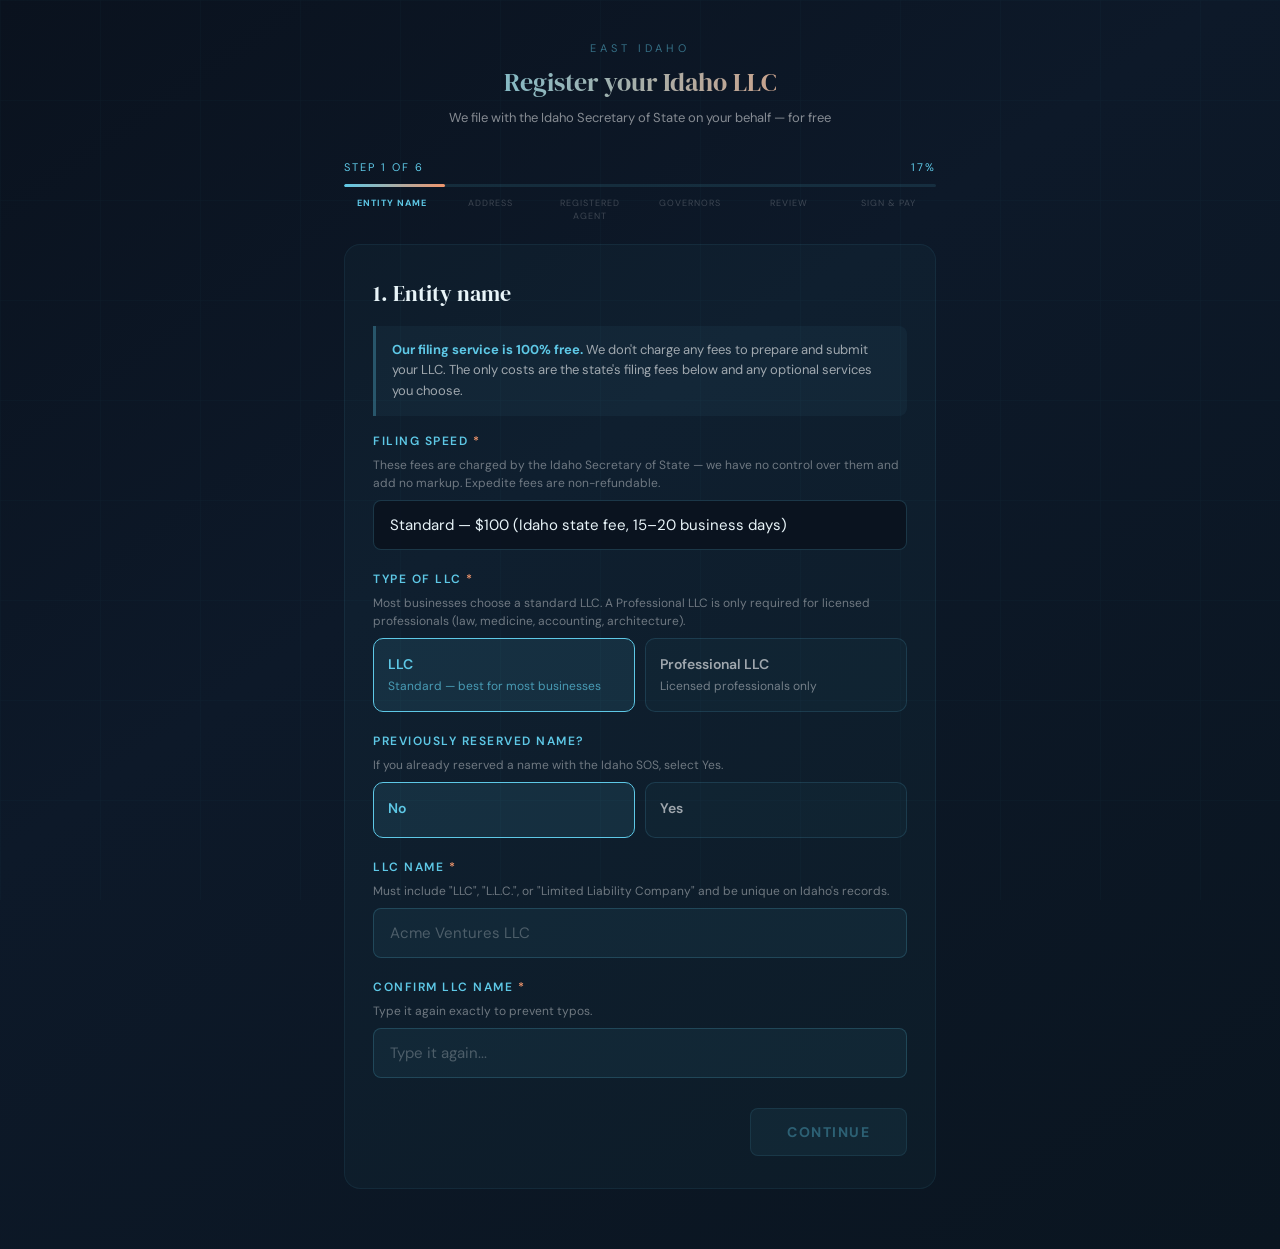
<file: register.html>
<!DOCTYPE html>
<html lang="en">
<head>
<meta charset="UTF-8">
<meta name="viewport" content="width=device-width, initial-scale=1.0">
<title>Register Your Idaho LLC — East Idaho</title>
<meta name="description" content="File your Idaho LLC with the Secretary of State for free. We handle the paperwork — you focus on your business.">
<link rel="preconnect" href="https://fonts.googleapis.com">
<link href="https://fonts.googleapis.com/css2?family=DM+Sans:wght@400;500;600;700&family=DM+Serif+Display&display=swap" rel="stylesheet">
<style>
*,*::before,*::after{box-sizing:border-box;margin:0;padding:0}
:root{--bg:#0a121e;--bg2:#0d1929;--cyan:#5ec8e6;--coral:#f0956c;--text:#e8f4f8;--muted:rgba(255,255,255,0.5);--dim:rgba(255,255,255,0.35);--cd:rgba(94,200,230,0.2);--cf:rgba(94,200,230,0.06);--cg:rgba(94,200,230,0.03);--cb:rgba(94,200,230,0.08);--green:#5ce0b5;--gold:#f7d26b;--red:#f07272;--serif:'DM Serif Display',serif;--sans:'DM Sans','Segoe UI',system-ui,sans-serif}
html{scroll-behavior:smooth}body{min-height:100vh;background:linear-gradient(145deg,var(--bg) 0%,var(--bg2) 40%,#0a1520 100%);color:var(--text);font-family:var(--sans);overflow-x:hidden;line-height:1.5}
.grid-bg{position:fixed;inset:0;z-index:0;opacity:.04;pointer-events:none;background-image:linear-gradient(rgba(94,200,230,.6) 1px,transparent 1px),linear-gradient(90deg,rgba(94,200,230,.6) 1px,transparent 1px),linear-gradient(rgba(94,200,230,.3) .5px,transparent .5px),linear-gradient(90deg,rgba(94,200,230,.3) .5px,transparent .5px);background-size:100px 100px,100px 100px,20px 20px,20px 20px}
.wrap{position:relative;z-index:1;max-width:640px;margin:0 auto;padding:40px 24px 60px}
.logo-area{text-align:center;margin-bottom:32px}.logo-sub{font-size:11px;letter-spacing:4px;text-transform:uppercase;color:rgba(94,200,230,.5);margin-bottom:6px}.logo-main{font-family:var(--serif);font-size:26px;background:linear-gradient(90deg,var(--cyan),var(--coral));-webkit-background-clip:text;-webkit-text-fill-color:transparent;background-clip:text}.logo-desc{font-size:13px;color:var(--muted);margin-top:6px}
.prog-top{display:flex;justify-content:space-between;margin-bottom:8px;font-size:11px;letter-spacing:2px;text-transform:uppercase;color:var(--cyan)}.prog-bar{height:3px;background:rgba(94,200,230,.12);border-radius:2px;overflow:hidden;margin-bottom:10px}.prog-fill{height:100%;background:linear-gradient(90deg,var(--cyan),var(--coral));border-radius:2px;transition:width .6s cubic-bezier(.4,0,.2,1)}.prog-steps{display:flex;justify-content:space-between;gap:4px;margin-bottom:20px}.prog-step{font-size:9px;letter-spacing:1px;text-transform:uppercase;color:rgba(255,255,255,.2);text-align:center;flex:1;transition:all .3s}.prog-step.on{color:var(--cyan)}.prog-step.cur{color:var(--cyan);font-weight:700}
.card{background:var(--cg);border:1px solid var(--cb);border-radius:16px;padding:32px 28px}.step{display:none}.step.active{display:block;animation:fadeUp .5s ease forwards}
.sec-title{font-family:var(--serif);font-size:22px;margin-bottom:8px}.lbl{display:block;font-size:12px;letter-spacing:1.5px;text-transform:uppercase;color:var(--cyan);margin-bottom:6px;font-weight:600}.lbl .req{color:var(--coral)}.help{font-size:12px;color:rgba(255,255,255,.4);margin-bottom:8px;line-height:1.5}.fg{margin-bottom:20px}
input[type="text"],input[type="email"],input[type="tel"],input[type="date"],select,textarea{width:100%;padding:14px 16px;background:var(--cf);border:1px solid var(--cd);border-radius:8px;color:var(--text);font-size:15px;outline:none;font-family:var(--sans);transition:border-color .3s,box-shadow .3s;-webkit-appearance:none;appearance:none}input:focus,select:focus,textarea:focus{border-color:var(--cyan);box-shadow:0 0 20px rgba(94,200,230,.15)}select{background:rgba(10,18,30,.9);cursor:pointer}::placeholder{color:rgba(255,255,255,.25)}
.row{display:grid;gap:12px}.r2{grid-template-columns:1fr 1fr}.r21{grid-template-columns:2fr 1fr}.r3{grid-template-columns:1fr auto 1fr}.r4{grid-template-columns:1fr auto 1fr auto}
.opt-grid{display:grid;gap:10px}.opt{padding:16px 14px;background:var(--cg);border:1px solid rgba(94,200,230,.15);border-radius:10px;color:rgba(255,255,255,.6);font-size:13px;cursor:pointer;transition:all .3s;text-align:left;font-family:var(--sans);width:100%}.opt:hover{border-color:rgba(94,200,230,.35);background:rgba(94,200,230,.06)}.opt.on{background:rgba(94,200,230,.1);border-color:var(--cyan);color:var(--cyan)}.opt .ot{font-weight:600;margin-bottom:4px;font-size:14px}.opt .od{font-size:12px;opacity:.7;line-height:1.5}
.badge{display:inline-block;font-size:10px;letter-spacing:1px;text-transform:uppercase;padding:3px 8px;border-radius:4px;background:rgba(94,200,230,.12);color:var(--cyan);margin-left:8px;vertical-align:middle;font-weight:600}
.info{background:rgba(94,200,230,.05);border-left:3px solid rgba(94,200,230,.3);border-radius:0 8px 8px 0;padding:14px 16px;margin:16px 0;font-size:13px;color:rgba(255,255,255,.6);line-height:1.6}.info strong{color:var(--cyan)}
.info-green{background:rgba(92,224,181,.08);border-left:3px solid var(--green);border-radius:0 8px 8px 0;padding:14px 16px;margin:16px 0;font-size:13px;color:rgba(255,255,255,.7);line-height:1.6}.info-green strong{color:var(--green)}
.chk{display:flex;gap:10px;cursor:pointer;margin-bottom:12px;font-size:13px;color:rgba(255,255,255,.7);line-height:1.5;align-items:flex-start}.chk input{margin-top:3px;accent-color:var(--cyan);flex-shrink:0}
.nav{display:flex;justify-content:space-between;margin-top:30px;gap:12px}.btn-back{padding:14px 28px;background:transparent;border:1px solid var(--cd);border-radius:8px;color:var(--muted);font-size:14px;cursor:pointer;font-family:var(--sans);letter-spacing:1px}.btn-back:hover{border-color:rgba(94,200,230,.4);color:var(--text)}.btn-next{padding:14px 36px;background:rgba(94,200,230,.15);border:1px solid rgba(94,200,230,.3);border-radius:8px;color:var(--cyan);font-size:14px;font-weight:700;cursor:pointer;font-family:var(--sans);letter-spacing:1.5px;text-transform:uppercase;transition:all .3s}.btn-next:hover{background:rgba(94,200,230,.25)}.btn-next:disabled,.btn-next.off{opacity:.4;cursor:not-allowed}
.btn-submit{padding:18px 48px;background:linear-gradient(135deg,var(--cyan),var(--coral));border:none;border-radius:10px;color:var(--bg);font-size:16px;font-weight:700;cursor:pointer;font-family:var(--sans);letter-spacing:2px;text-transform:uppercase;box-shadow:0 0 40px rgba(94,200,230,.3),0 0 80px rgba(240,149,108,.15);transition:transform .2s,box-shadow .2s}.btn-submit:hover{transform:scale(1.03)}.btn-submit:disabled{opacity:.4;cursor:not-allowed;transform:none;box-shadow:none}
.rv-sec{margin-bottom:20px}.rv-head{font-size:12px;letter-spacing:1.5px;text-transform:uppercase;color:var(--cyan);font-weight:600;margin-bottom:8px;padding-bottom:8px;border-bottom:1px solid rgba(94,200,230,.15)}.rv-row{display:flex;justify-content:space-between;padding:10px 0;border-bottom:1px solid rgba(94,200,230,.06);font-size:13px;gap:16px}.rv-row .rv-l{color:var(--muted)}.rv-row .rv-v{color:var(--text);text-align:right}.rv-total{display:flex;justify-content:space-between;padding:12px 0;font-size:15px;font-weight:700}.rv-total .rv-l{color:var(--cyan)}.rv-total .rv-v{color:var(--green)}
.gov-item{display:flex;justify-content:space-between;align-items:center;padding:12px 14px;background:rgba(94,200,230,.04);border:1px solid var(--cb);border-radius:8px;margin-bottom:8px}.gov-name{font-weight:600;font-size:14px;color:var(--cyan)}.gov-addr{font-size:12px;color:var(--muted)}.gov-actions{display:flex;gap:8px}.gov-btn{background:transparent;border:none;cursor:pointer;font-size:13px;font-family:var(--sans);padding:4px 8px}.gov-edit{color:var(--cyan)}.gov-rm{color:var(--red)}
.gov-add{width:100%;padding:14px;background:var(--cg);border:1px dashed var(--cd);border-radius:8px;color:var(--cyan);font-size:14px;cursor:pointer;font-family:var(--sans)}.gov-form{padding:20px;background:rgba(94,200,230,.03);border:1px solid rgba(94,200,230,.1);border-radius:12px;margin-top:8px}.gov-form-title{font-size:14px;font-weight:600;color:var(--cyan);margin-bottom:16px}
.sig-box{padding:20px;background:rgba(94,200,230,.04);border:1px solid rgba(94,200,230,.1);border-radius:12px}.sig-head{font-size:12px;letter-spacing:1.5px;text-transform:uppercase;color:var(--cyan);font-weight:600;margin-bottom:16px}
.pay-box{padding:24px;background:rgba(94,200,230,.04);border:1px solid rgba(94,200,230,.1);border-radius:12px;margin-top:20px}.pay-line{display:flex;justify-content:space-between;padding:8px 0;font-size:14px;border-bottom:1px solid rgba(94,200,230,.06)}.pay-line.total{border-bottom:none;padding-top:12px;font-size:16px;font-weight:700}.pay-line .pl{color:var(--muted)}.pay-line .pv{color:var(--text)}.pay-line.total .pl{color:var(--cyan)}.pay-line.total .pv{color:var(--green)}
.err{color:var(--red);font-size:13px;margin-top:-12px;margin-bottom:16px}.disc{font-size:12px;color:var(--dim);text-align:center;margin-top:12px}
.overlay{position:fixed;inset:0;z-index:100;display:none;align-items:center;justify-content:center;background:rgba(10,18,30,.95);backdrop-filter:blur(10px)}.overlay.show{display:flex}
.success{text-align:center;padding:40px;max-width:520px;animation:fadeUp .6s ease forwards}.success-icon{font-size:64px;margin-bottom:16px}.success-title{font-family:var(--serif);font-size:28px;background:linear-gradient(90deg,var(--cyan),var(--coral));-webkit-background-clip:text;-webkit-text-fill-color:transparent;margin-bottom:16px;line-height:1.3}.success-body{font-size:15px;color:rgba(255,255,255,.7);line-height:1.7;margin-bottom:20px}.success-steps{text-align:left;margin:20px auto;max-width:400px}.success-step{display:flex;gap:12px;margin-bottom:14px;font-size:14px;color:rgba(255,255,255,.7)}.success-num{width:28px;height:28px;border-radius:50%;background:rgba(94,200,230,.15);color:var(--cyan);display:flex;align-items:center;justify-content:center;font-weight:700;font-size:13px;flex-shrink:0}
@keyframes fadeUp{from{opacity:0;transform:translateY(24px)}to{opacity:1;transform:translateY(0)}}
@media(max-width:500px){.wrap{padding:24px 16px 40px}.card{padding:24px 18px}.r2,.r21,.r3,.r4{grid-template-columns:1fr}.logo-main{font-size:22px}}
</style>
</head>
<body>
<div class="grid-bg"></div>
<div class="overlay" id="successOverlay"><div class="success"><div class="success-icon">&#127881;</div><div class="success-title" id="successTitle"></div><div class="success-body">Your filing has been submitted. Here's what happens next:</div><div class="success-steps"><div class="success-step"><div class="success-num">1</div><div>Our team reviews your information and files with the Idaho Secretary of State within 24 hours (or sooner based on your chosen filing speed).</div></div><div class="success-step"><div class="success-num">2</div><div>You'll receive an email confirmation when your filing is submitted.</div></div><div class="success-step"><div class="success-num">3</div><div>Once approved, we'll email your official documents.</div></div><div class="success-step"><div class="success-num">4</div><div>We'll follow up to help with your EIN, business plan, website, and launch.</div></div></div></div></div>

<div class="wrap">
<div class="logo-area"><div class="logo-sub">East Idaho</div><div class="logo-main">Register your Idaho LLC</div><div class="logo-desc">We file with the Idaho Secretary of State on your behalf — for free</div></div>
<div><div class="prog-top"><span id="pLabel"></span><span id="pPct"></span></div><div class="prog-bar"><div class="prog-fill" id="pFill"></div></div><div class="prog-steps" id="pSteps"></div></div>
<div class="card">

<!-- STEP 0 -->
<div class="step active" data-step="0">
<div class="sec-title">1. Entity name</div>
<div class="info"><strong>Our filing service is 100% free.</strong> We don't charge any fees to prepare and submit your LLC. The only costs are the state's filing fees below and any optional services you choose.</div>
<div class="fg"><label class="lbl">Filing speed <span class="req">*</span></label><div class="help">These fees are charged by the Idaho Secretary of State — we have no control over them and add no markup. Expedite fees are non-refundable.</div>
<select id="filingSpeed"><option value="standard">Standard — $100 (Idaho state fee, 15–20 business days)</option><option value="expedited">Expedited — $140 (Idaho state fee, 8 working hours)</option><option value="sameday">Same Day — $200 (Idaho state fee, by 12:00 noon MST)</option></select></div>
<div class="fg"><label class="lbl">Type of LLC <span class="req">*</span></label><div class="help">Most businesses choose a standard LLC. A Professional LLC is only required for licensed professionals (law, medicine, accounting, architecture).</div>
<div class="opt-grid r2" id="llcTypeGrid"><button class="opt on" data-v="llc" onclick="pickOne('llcTypeGrid',this)"><div class="ot">LLC</div><div class="od">Standard — best for most businesses</div></button><button class="opt" data-v="pllc" onclick="pickOne('llcTypeGrid',this)"><div class="ot">Professional LLC</div><div class="od">Licensed professionals only</div></button></div></div>
<div class="fg"><label class="lbl">Previously reserved name?</label><div class="help">If you already reserved a name with the Idaho SOS, select Yes.</div>
<div class="opt-grid r2" id="reservedGrid"><button class="opt on" data-v="no" onclick="pickOne('reservedGrid',this)"><div class="ot">No</div></button><button class="opt" data-v="yes" onclick="pickOne('reservedGrid',this)"><div class="ot">Yes</div></button></div></div>
<div class="fg"><label class="lbl">LLC name <span class="req">*</span></label><div class="help">Must include "LLC", "L.L.C.", or "Limited Liability Company" and be unique on Idaho's records.</div><input type="text" id="entityName" placeholder="Acme Ventures LLC" oninput="checkStep0()"></div>
<div class="fg"><label class="lbl">Confirm LLC name <span class="req">*</span></label><div class="help">Type it again exactly to prevent typos.</div><input type="text" id="entityNameConfirm" placeholder="Type it again..." oninput="checkStep0()"></div>
<div id="nameErr" class="err" style="display:none">Names don't match — please check for typos.</div>
<div class="nav"><div></div><button class="btn-next off" id="btn0" onclick="goTo(1)">Continue</button></div>
</div>

<!-- STEP 1: Address -->
<div class="step" data-step="1">
<div class="sec-title">2. Principal office address</div>
<div class="help">The physical street address of your business. This becomes public record on the Idaho SOS website. PO Boxes are not allowed.</div>
<div class="info"><strong>Privacy note:</strong> Your principal office address is visible to anyone who searches for your business. If you operate from home, your home address will be publicly listed. We can list our address instead.</div>
<div class="opt-grid fg" id="addrOptGrid">
<button class="opt on" data-v="eastidaho" onclick="pickOne('addrOptGrid',this);showAddrFields()"><div class="ot">East Idaho Community Development address — $49/yr <span class="badge">Recommended</span></div><div class="od">We list our Rigby, Idaho address as your principal office. Your home address stays completely off public records.</div></button>
<button class="opt" data-v="own" onclick="pickOne('addrOptGrid',this);showAddrFields()"><div class="ot">Use my own address</div><div class="od">I have a business location or I'm okay with my address being public.</div></button>
</div>
<div id="ownAddrFields" style="display:none">
<div class="fg"><label class="lbl">Street address <span class="req">*</span></label><input type="text" id="streetAddr" placeholder="123 Main St" oninput="checkStep1()"></div>
<div class="fg"><label class="lbl">Suite / Apt / Floor</label><input type="text" id="streetSte" placeholder="Optional"></div>
<div class="row r21"><div class="fg"><label class="lbl">City <span class="req">*</span></label><input type="text" id="streetCity" placeholder="Idaho Falls" oninput="checkStep1()"></div><div class="fg"><label class="lbl">Zip <span class="req">*</span></label><input type="text" id="streetZip" placeholder="83401" oninput="checkStep1()"></div></div>
</div>

<div style="margin-top:8px;padding-top:16px;border-top:1px solid rgba(94,200,230,.08)">
<label class="lbl">Mailing address</label>
<div class="help">Where should the Secretary of State mail correspondence? This can be a PO Box.</div>
<div class="opt-grid r2 fg" id="mailOptGrid">
<button class="opt on" data-v="same" onclick="pickOne('mailOptGrid',this);toggleMail()"><div class="ot">Same as above</div></button>
<button class="opt" data-v="diff" onclick="pickOne('mailOptGrid',this);toggleMail()"><div class="ot">Different address</div></button>
</div>
<div id="mailFields" style="display:none">
<div class="fg"><label class="lbl">Mailing address <span class="req">*</span></label><input type="text" id="mailAddr" placeholder="PO Box 1234"></div>
<div class="fg"><label class="lbl">Suite / Apt</label><input type="text" id="mailSte" placeholder="Optional"></div>
<div class="row r21"><div class="fg"><label class="lbl">City <span class="req">*</span></label><input type="text" id="mailCity" placeholder="Rigby"></div><div class="fg"><label class="lbl">Zip <span class="req">*</span></label><input type="text" id="mailZip" placeholder="83442"></div></div>
</div>
</div>
<div class="nav"><button class="btn-back" onclick="goTo(0)">Back</button><button class="btn-next" id="btn1" onclick="goTo(2)">Continue</button></div>
</div>

<!-- STEP 2: Agent -->
<div class="step" data-step="2">
<div class="sec-title">3. Registered agent</div>
<div class="info"><strong>What is a registered agent?</strong> Idaho law requires every LLC to have a registered agent — a person or company with a physical Idaho address available during business hours to receive legal documents, tax notices, and state correspondence on your behalf. <strong>Your registered agent's name and address become public record</strong> on the Idaho Secretary of State website. If you designate yourself, your personal name and home address will be publicly visible. Using a registered agent service keeps your personal information off public records.</div>
<div class="opt-grid fg" id="agentOptGrid">
<button class="opt on" data-v="eastidaho" onclick="pickOne('agentOptGrid',this);showAgentFields()"><div class="ot">East Idaho Community Development — $99/yr <span class="badge">Recommended</span></div><div class="od">We receive all legal and state documents at our Rigby office and forward them to you by email within 24 hours. You never miss a deadline.</div></button>
<button class="opt" data-v="own" onclick="pickOne('agentOptGrid',this);showAgentFields()"><div class="ot">I'll designate my own registered agent</div><div class="od">Someone with a physical Idaho address available during business hours.</div></button>
</div>
<div id="agentEastidaho"><div class="info-green"><strong>You're all set.</strong> East Idaho Community Development will serve as your registered agent at 659 N 4116 E #3, Rigby, ID 83442. All legal and state documents will be forwarded to your email within 24 hours of receipt.</div></div>
<div id="agentOwnFields" style="display:none">
<div class="fg"><label class="lbl">Agent type <span class="req">*</span></label><div class="opt-grid r2" id="agentTypeGrid"><button class="opt on" data-v="individual" onclick="pickOne('agentTypeGrid',this);toggleAgentType()"><div class="ot">Individual</div></button><button class="opt" data-v="organization" onclick="pickOne('agentTypeGrid',this);toggleAgentType()"><div class="ot">Organization</div></button></div></div>
<div id="agentIndividual"><div class="row r3"><div class="fg"><label class="lbl">First name <span class="req">*</span></label><input type="text" id="agentFirst" placeholder="Jane" oninput="checkStep2()"></div><div class="fg"><label class="lbl">M.I.</label><input type="text" id="agentMid" placeholder="A" style="max-width:60px"></div><div class="fg"><label class="lbl">Last name <span class="req">*</span></label><input type="text" id="agentLast" placeholder="Doe" oninput="checkStep2()"></div></div></div>
<div id="agentOrg" style="display:none"><div class="fg"><label class="lbl">Organization name <span class="req">*</span></label><input type="text" id="agentOrgName" placeholder="Northwest Registered Agent LLC" oninput="checkStep2()"></div></div>
<div><div class="lbl" style="margin:8px 0 12px">Physical address (Idaho street — no PO boxes)</div></div>
<div class="fg"><label class="lbl">Street <span class="req">*</span></label><input type="text" id="agentAddr" oninput="checkStep2()"></div>
<div class="fg"><label class="lbl">Suite / Apt</label><input type="text" id="agentSte"></div>
<div class="row r21"><div class="fg"><label class="lbl">City <span class="req">*</span></label><input type="text" id="agentCity" oninput="checkStep2()"></div><div class="fg"><label class="lbl">Zip <span class="req">*</span></label><input type="text" id="agentZip" oninput="checkStep2()"></div></div>
<label class="chk"><input type="checkbox" id="agentConsent" onchange="checkStep2()"><span>I affirm that this registered agent has consented to serve for this entity per Idaho statute IC 30-21-404b.</span></label>
</div>
<div class="nav"><button class="btn-back" onclick="goTo(1)">Back</button><button class="btn-next" id="btn2" onclick="goTo(3)">Continue</button></div>
</div>

<!-- STEP 3: Governors -->
<div class="step" data-step="3">
<div class="sec-title">4. Governors</div>
<div class="info"><strong>What is a governor?</strong> A governor manages the LLC. For most small LLCs this is just you. You need at least one. Names and addresses become public record.</div>
<div id="govList"></div>
<button class="gov-add" id="govAddBtn" onclick="showGovForm(-1)">+ Add a governor</button>
<div id="govFormWrap" style="display:none">
<div class="gov-form">
<div class="gov-form-title" id="govFormTitle">Add governor</div>
<label class="chk"><input type="checkbox" id="govIsEntity" onchange="toggleGovEntity()"><span>This governor is an entity (company)</span></label>
<div id="govPersonFields"><div class="row r4"><div class="fg"><label class="lbl">First name <span class="req">*</span></label><input type="text" id="govFirst"></div><div class="fg"><label class="lbl">M.I.</label><input type="text" id="govMid" style="max-width:60px"></div><div class="fg"><label class="lbl">Last name <span class="req">*</span></label><input type="text" id="govLast"></div><div class="fg"><label class="lbl">Suffix</label><input type="text" id="govSuffix" style="max-width:60px"></div></div></div>
<div id="govEntityField" style="display:none"><div class="fg"><label class="lbl">Entity name <span class="req">*</span></label><input type="text" id="govEntityName"></div></div>

<div class="fg"><label class="lbl">Address</label>
<div class="opt-grid fg" id="govAddrOptGrid" style="margin-bottom:12px">
<button class="opt" data-v="eastidaho" onclick="pickOne('govAddrOptGrid',this);toggleGovAddr()"><div class="ot">Use East Idaho Community Development address</div><div class="od">659 N 4116 E #3, Rigby, ID 83442</div></button>
<button class="opt on" data-v="own" onclick="pickOne('govAddrOptGrid',this);toggleGovAddr()"><div class="ot">Enter my own address</div></button>
</div></div>
<div id="govOwnAddr">
<div class="fg"><label class="lbl">Street <span class="req">*</span></label><input type="text" id="govAddr"></div>
<div class="fg"><label class="lbl">Suite / Apt</label><input type="text" id="govSte"></div>
<div class="fg"><label class="lbl">City <span class="req">*</span></label>
<select id="govCity" onchange="onGovCityChange()">
<option value="">Select city...</option>
<option value="Ammon">Ammon</option><option value="Blackfoot">Blackfoot</option><option value="Driggs">Driggs</option><option value="Idaho Falls">Idaho Falls</option><option value="Iona">Iona</option><option value="Pocatello">Pocatello</option><option value="Rexburg">Rexburg</option><option value="Rigby">Rigby</option><option value="Shelley">Shelley</option><option value="Victor">Victor</option><option value="other">Other — I'll type it</option>
</select></div>
<div id="govCityOther" style="display:none" class="fg"><label class="lbl">City name <span class="req">*</span></label><input type="text" id="govCityManual"></div>
<div class="fg"><label class="lbl">Zip <span class="req">*</span></label>
<select id="govZip"><option value="">Select zip...</option></select>
<div id="govZipManual" style="display:none;margin-top:8px"><input type="text" id="govZipText" placeholder="Enter zip code"></div>
</div>
</div>
<div style="display:flex;gap:10px;margin-top:12px">
<button class="btn-back" style="padding:10px 20px;font-size:13px" onclick="hideGovForm()">Cancel</button>
<button class="btn-next" style="padding:10px 20px;font-size:13px" id="govSaveBtn" onclick="saveGov()">Save governor</button>
</div>
</div>
</div>
<div class="nav"><button class="btn-back" onclick="goTo(2)">Back</button><button class="btn-next off" id="btn3" onclick="goTo(4)">Continue</button></div>
</div>

<!-- STEP 4: Review -->
<div class="step" data-step="4">
<div class="sec-title">5. Review your filing</div>
<div class="help">Review everything carefully. This is exactly what will be filed with the Idaho Secretary of State.</div>
<div id="reviewContent" style="margin-top:20px"></div>
<div class="info"><strong>Note:</strong> The Idaho SOS charges a convenience fee of $1.00 plus a 3% credit card transaction fee. This is a state fee, not charged by us.</div>
<div class="nav"><button class="btn-back" onclick="goTo(3)">Back</button><button class="btn-next" onclick="goTo(5)">Continue to sign &amp; pay</button></div>
</div>

<!-- STEP 5: Sign Pay File -->
<div class="step" data-step="5">
<div class="sec-title">6. Authorize, sign, and pay</div>
<div class="info"><strong>What happens next?</strong> After you authorize and pay, East Idaho Community Development will file your Certificate of Organization with the Idaho Secretary of State within 24 hours — or sooner based on your chosen filing speed. You'll receive email confirmation when filed and again when approved.</div>
<div style="margin-bottom:24px">
<div class="lbl" style="margin-bottom:16px">Authorization &amp; declarations</div>
<div class="help">All three are required. By checking these boxes, you are authorizing East Idaho Community Development to file on your behalf.</div>
<label class="chk"><input type="checkbox" id="dec1" onchange="checkStep5()"><span>I confirm that all information I have provided is true, accurate, and complete to the best of my knowledge. I understand this information will become public record on the Idaho Secretary of State's online system.</span></label>
<label class="chk"><input type="checkbox" id="dec2" onchange="checkStep5()"><span>I authorize East Idaho Community Development to prepare and submit my Certificate of Organization to the Idaho Secretary of State as the organizer on my behalf, and to sign the filing as organizer.</span></label>
<label class="chk"><input type="checkbox" id="dec3" onchange="checkStep5()"><span>I understand that East Idaho Community Development is filing this document on my behalf and that I am ultimately responsible for the accuracy of the information submitted. I agree to the terms of service.</span></label>
</div>
<div class="sig-box">
<div class="sig-head">Your signature (authorization)</div>
<div style="display:grid;grid-template-columns:2fr 1fr;gap:12px;align-items:end">
<div class="fg"><label class="lbl">Full legal name <span class="req">*</span></label><div class="help">Type your full name to authorize this filing</div><input type="text" id="sigName" placeholder="Jane A. Doe" oninput="checkStep5()"></div>
<div class="fg"><label class="lbl">Date <span class="req">*</span></label><input type="date" id="sigDate"></div>
</div>
</div>
<div class="pay-box"><div class="sig-head">Payment summary</div><div id="payLines"></div>
<div style="margin-top:20px"><div class="fg"><label class="lbl">Email for receipt <span class="req">*</span></label><input type="email" id="payEmail" placeholder="jane@email.com" oninput="checkStep5()"></div>
<div class="info"><strong>Payment:</strong> After submitting, you'll be redirected to our secure payment page. Your filing is submitted once payment is confirmed. The Idaho SOS fee is paid by us on your behalf during the filing process.</div>
</div></div>
<div style="text-align:center;margin-top:30px"><button class="btn-submit" id="btnSubmit" disabled onclick="submitFiling()">Submit &amp; proceed to payment</button><div class="disc">Your filing is submitted within 24 hours of confirmed payment</div></div>
<div class="nav"><button class="btn-back" onclick="goTo(4)">Back</button><div></div></div>
</div>

</div></div>

<script>
const STEPS=["Entity name","Address","Registered agent","Governors","Review","Sign & pay"];
const EA="659 N 4116 E #3, Rigby, ID 83442",EM="PO Box 445, Rigby, ID 83442",EN="East Idaho Community Development";
let cur=0,governors=[],editIdx=-1;

const CITY_ZIPS={"Ammon":["83406"],"Blackfoot":["83221"],"Driggs":["83422"],"Idaho Falls":["83401","83402","83404","83406"],"Iona":["83427"],"Pocatello":["83201","83202","83204","83209"],"Rexburg":["83440","83460"],"Rigby":["83442"],"Shelley":["83274"],"Victor":["83455"]};

(function(){
  const c=document.getElementById("pSteps");STEPS.forEach(l=>{const s=document.createElement("div");s.className="prog-step";s.textContent=l;c.appendChild(s);});
  document.getElementById("sigDate").value=new Date().toISOString().split("T")[0];
  updProg();checkStep1();checkStep2();
})();

function updProg(){const p=Math.round(((cur+1)/STEPS.length)*100);document.getElementById("pLabel").textContent="Step "+(cur+1)+" of "+STEPS.length;document.getElementById("pPct").textContent=p+"%";document.getElementById("pFill").style.width=p+"%";document.querySelectorAll(".prog-step").forEach((el,i)=>{el.className="prog-step"+(i<cur?" on":"")+(i===cur?" cur on":"");});}
function goTo(n){if(n===4)buildReview();if(n===5)buildPayLines();document.querySelectorAll(".step").forEach(s=>{s.classList.remove("active");s.style.display="none";});document.querySelector('[data-step="'+n+'"]').style.display="block";document.querySelector('[data-step="'+n+'"]').classList.add("active");cur=n;updProg();window.scrollTo({top:0,behavior:"smooth"});}
function pickOne(g,el){document.querySelectorAll("#"+g+" .opt").forEach(o=>o.classList.remove("on"));el.classList.add("on");}
function getVal(g){const s=document.querySelector("#"+g+" .opt.on");return s?s.dataset.v:"";}
function gv(id){return document.getElementById(id).value.trim();}

function checkStep0(){const n=gv("entityName"),c=gv("entityNameConfirm");document.getElementById("nameErr").style.display=(n&&c&&n!==c)?"block":"none";const ok=n&&c&&n===c;document.getElementById("btn0").classList.toggle("off",!ok);document.getElementById("btn0").disabled=!ok;}
function showAddrFields(){const v=getVal("addrOptGrid");document.getElementById("ownAddrFields").style.display=v==="own"?"block":"none";checkStep1();}
function toggleMail(){document.getElementById("mailFields").style.display=getVal("mailOptGrid")==="diff"?"block":"none";}
function checkStep1(){const v=getVal("addrOptGrid");let ok=!!v;if(v==="own")ok=ok&&!!gv("streetAddr")&&!!gv("streetCity")&&!!gv("streetZip");document.getElementById("btn1").classList.toggle("off",!ok);document.getElementById("btn1").disabled=!ok;}
function showAgentFields(){const v=getVal("agentOptGrid");document.getElementById("agentEastidaho").style.display=v==="eastidaho"?"block":"none";document.getElementById("agentOwnFields").style.display=v==="own"?"block":"none";checkStep2();}
function toggleAgentType(){const v=getVal("agentTypeGrid");document.getElementById("agentIndividual").style.display=v==="individual"?"block":"none";document.getElementById("agentOrg").style.display=v==="organization"?"block":"none";}
function checkStep2(){const v=getVal("agentOptGrid");let ok=!!v;if(v==="own"){const t=getVal("agentTypeGrid");if(t==="individual")ok=ok&&!!gv("agentFirst")&&!!gv("agentLast");else ok=ok&&!!gv("agentOrgName");ok=ok&&!!gv("agentAddr")&&!!gv("agentCity")&&!!gv("agentZip")&&document.getElementById("agentConsent").checked;}document.getElementById("btn2").classList.toggle("off",!ok);document.getElementById("btn2").disabled=!ok;}

// Governor city/zip
function onGovCityChange(){
  const city=document.getElementById("govCity").value;
  document.getElementById("govCityOther").style.display=city==="other"?"block":"none";
  const zSel=document.getElementById("govZip");
  const zMan=document.getElementById("govZipManual");
  zSel.innerHTML='<option value="">Select zip...</option>';
  if(city==="other"){zSel.style.display="none";zMan.style.display="block";return;}
  zSel.style.display="block";zMan.style.display="none";
  const zips=CITY_ZIPS[city]||[];
  zips.forEach(z=>{const o=document.createElement("option");o.value=z;o.textContent=z;zSel.appendChild(o);});
  if(zips.length===1)zSel.value=zips[0];
}

function toggleGovAddr(){
  const v=getVal("govAddrOptGrid");
  document.getElementById("govOwnAddr").style.display=v==="own"?"block":"none";
}

function renderGovs(){
  document.getElementById("govList").innerHTML=governors.map((g,i)=>'<div class="gov-item"><div><div class="gov-name">'+g.name+'</div><div class="gov-addr">'+g.addr+'</div></div><div class="gov-actions"><button class="gov-btn gov-edit" onclick="editGov('+i+')">Edit</button><button class="gov-btn gov-rm" onclick="removeGov('+i+')">×</button></div></div>').join("");
  document.getElementById("govAddBtn").textContent="+ Add "+(governors.length?"another":"a")+" governor";
  const b=document.getElementById("btn3");b.classList.toggle("off",!governors.length);b.disabled=!governors.length;
}
function showGovForm(idx){
  editIdx=idx;
  document.getElementById("govFormTitle").textContent=idx>=0?"Edit governor":"Add governor";
  document.getElementById("govSaveBtn").textContent=idx>=0?"Update governor":"Save governor";
  if(idx>=0){
    const g=governors[idx];
    // We store raw data on the governor object for editing
    if(g.raw){
      document.getElementById("govIsEntity").checked=g.raw.isEntity;toggleGovEntity();
      if(g.raw.isEntity)document.getElementById("govEntityName").value=g.raw.entityName||"";
      else{document.getElementById("govFirst").value=g.raw.first||"";document.getElementById("govMid").value=g.raw.mid||"";document.getElementById("govLast").value=g.raw.last||"";document.getElementById("govSuffix").value=g.raw.suffix||"";}
      if(g.raw.addrOpt==="eastidaho"){pickOne("govAddrOptGrid",document.querySelector('#govAddrOptGrid [data-v="eastidaho"]'));toggleGovAddr();}
      else{pickOne("govAddrOptGrid",document.querySelector('#govAddrOptGrid [data-v="own"]'));toggleGovAddr();document.getElementById("govAddr").value=g.raw.addr||"";document.getElementById("govSte").value=g.raw.ste||"";
        if(g.raw.cityManual){document.getElementById("govCity").value="other";onGovCityChange();document.getElementById("govCityManual").value=g.raw.cityVal||"";}
        else{document.getElementById("govCity").value=g.raw.cityVal||"";onGovCityChange();document.getElementById("govZip").value=g.raw.zip||"";}
      }
    }
  } else clearGovForm();
  document.getElementById("govFormWrap").style.display="block";document.getElementById("govAddBtn").style.display="none";
}
function hideGovForm(){document.getElementById("govFormWrap").style.display="none";document.getElementById("govAddBtn").style.display="block";clearGovForm();editIdx=-1;}
function clearGovForm(){["govFirst","govMid","govLast","govSuffix","govEntityName","govAddr","govSte","govCityManual"].forEach(id=>document.getElementById(id).value="");document.getElementById("govIsEntity").checked=false;document.getElementById("govCity").value="";document.getElementById("govZip").innerHTML='<option value="">Select zip...</option>';toggleGovEntity();pickOne("govAddrOptGrid",document.querySelector('#govAddrOptGrid [data-v="own"]'));toggleGovAddr();}
function toggleGovEntity(){const e=document.getElementById("govIsEntity").checked;document.getElementById("govPersonFields").style.display=e?"none":"block";document.getElementById("govEntityField").style.display=e?"block":"none";}
function editGov(i){showGovForm(i);}
function removeGov(i){governors.splice(i,1);renderGovs();}

function saveGov(){
  const isE=document.getElementById("govIsEntity").checked;
  const name=isE?gv("govEntityName"):[gv("govFirst"),gv("govMid"),gv("govLast"),gv("govSuffix")].filter(Boolean).join(" ");
  const addrOpt=getVal("govAddrOptGrid");
  let addr,raw;
  if(addrOpt==="eastidaho"){
    addr=EA;
    raw={isEntity:isE,entityName:gv("govEntityName"),first:gv("govFirst"),mid:gv("govMid"),last:gv("govLast"),suffix:gv("govSuffix"),addrOpt:"eastidaho"};
  } else {
    const cVal=document.getElementById("govCity").value;
    const cityName=cVal==="other"?gv("govCityManual"):cVal;
    const zip=cVal==="other"?gv("govZipText"):document.getElementById("govZip").value;
    addr=[gv("govAddr"),gv("govSte")].filter(Boolean).join(", ")+", "+cityName+", ID "+zip;
    if(!name||!gv("govAddr")||!cityName||!zip)return;
    raw={isEntity:isE,entityName:gv("govEntityName"),first:gv("govFirst"),mid:gv("govMid"),last:gv("govLast"),suffix:gv("govSuffix"),addrOpt:"own",addr:gv("govAddr"),ste:gv("govSte"),cityVal:cVal==="other"?cityName:cVal,cityManual:cVal==="other",zip};
  }
  if(!name)return;
  if(editIdx>=0){governors[editIdx]={name,addr,raw};}else{governors.push({name,addr,raw});}
  renderGovs();hideGovForm();
}

function buildReview(){
  const speed=document.getElementById("filingSpeed").value;
  const sLabel=speed==="standard"?"Standard ($100)":speed==="expedited"?"Expedited ($140)":"Same Day ($200)";
  const sFee=speed==="standard"?100:speed==="expedited"?140:200;
  const llcT=getVal("llcTypeGrid")==="pllc"?"Professional LLC (PLLC)":"LLC";
  const eName=gv("entityName");
  const aOpt=getVal("addrOptGrid");
  const fAddr=aOpt==="eastidaho"?EA:[gv("streetAddr"),gv("streetSte")].filter(Boolean).join(", ")+", "+gv("streetCity")+", ID "+gv("streetZip");
  const mAddr=aOpt==="eastidaho"?EM:(getVal("mailOptGrid")==="diff"?[gv("mailAddr"),gv("mailSte")].filter(Boolean).join(", ")+", "+gv("mailCity")+", ID "+gv("mailZip"):fAddr);
  const agOpt=getVal("agentOptGrid");
  let agN,agA;if(agOpt==="eastidaho"){agN=EN;agA=EA;}else{const t=getVal("agentTypeGrid");agN=t==="individual"?gv("agentFirst")+" "+gv("agentLast"):gv("agentOrgName");agA=[gv("agentAddr"),gv("agentSte")].filter(Boolean).join(", ")+", "+gv("agentCity")+", ID "+gv("agentZip");}
  const aFee=aOpt==="eastidaho"?49:0,agFee=agOpt==="eastidaho"?99:0,total=sFee+aFee+agFee;
  let h='<div class="rv-sec"><div class="rv-head">Entity</div><div class="rv-row"><span class="rv-l">Filing speed</span><span class="rv-v">'+sLabel+'</span></div><div class="rv-row"><span class="rv-l">Type</span><span class="rv-v">'+llcT+'</span></div><div class="rv-row"><span class="rv-l">Name</span><span class="rv-v">'+eName+'</span></div></div>';
  h+='<div class="rv-sec"><div class="rv-head">Address</div><div class="rv-row"><span class="rv-l">Principal office</span><span class="rv-v">'+fAddr+'</span></div><div class="rv-row"><span class="rv-l">Mailing</span><span class="rv-v">'+mAddr+'</span></div></div>';
  h+='<div class="rv-sec"><div class="rv-head">Registered agent</div><div class="rv-row"><span class="rv-l">Agent</span><span class="rv-v">'+agN+'</span></div><div class="rv-row"><span class="rv-l">Address</span><span class="rv-v">'+agA+'</span></div></div>';
  h+='<div class="rv-sec"><div class="rv-head">Governors</div>';governors.forEach((g,i)=>{h+='<div class="rv-row"><span class="rv-l">Governor '+(i+1)+'</span><span class="rv-v">'+g.name+'<br><span style="font-size:12px;color:var(--muted)">'+g.addr+'</span></span></div>';});h+='</div>';
  h+='<div class="rv-sec"><div class="rv-head">Fees</div><div class="rv-row"><span class="rv-l">Filing service</span><span class="rv-v" style="color:var(--green)">FREE</span></div><div class="rv-row"><span class="rv-l">Idaho SOS filing fee (state)</span><span class="rv-v">$'+sFee+'</span></div>';
  if(aFee)h+='<div class="rv-row"><span class="rv-l">Address privacy protection</span><span class="rv-v">$49/yr</span></div>';
  if(agFee)h+='<div class="rv-row"><span class="rv-l">Registered agent protection</span><span class="rv-v">$99/yr</span></div>';
  h+='<div class="rv-total"><span class="rv-l">Total due today</span><span class="rv-v">$'+total+'</span></div></div>';
  document.getElementById("reviewContent").innerHTML=h;
}

function buildPayLines(){
  const speed=document.getElementById("filingSpeed").value;const sFee=speed==="standard"?100:speed==="expedited"?140:200;
  const aFee=getVal("addrOptGrid")==="eastidaho"?49:0,agFee=getVal("agentOptGrid")==="eastidaho"?99:0,total=sFee+aFee+agFee;
  let h='<div class="pay-line"><span class="pl">Filing service</span><span class="pv" style="color:var(--green)">FREE</span></div>';
  h+='<div class="pay-line"><span class="pl">Idaho SOS fee (state)</span><span class="pv">$'+sFee+'</span></div>';
  if(aFee)h+='<div class="pay-line"><span class="pl">Address privacy protection</span><span class="pv">$49</span></div>';
  if(agFee)h+='<div class="pay-line"><span class="pl">Registered agent protection</span><span class="pv">$99</span></div>';
  h+='<div class="pay-line total"><span class="pl">Total</span><span class="pv">$'+total+'</span></div>';
  document.getElementById("payLines").innerHTML=h;
}

function checkStep5(){const ok=document.getElementById("dec1").checked&&document.getElementById("dec2").checked&&document.getElementById("dec3").checked&&!!gv("sigName")&&!!gv("payEmail");document.getElementById("btnSubmit").disabled=!ok;}
function submitFiling(){document.getElementById("successTitle").textContent=gv("entityName")+" is being filed!";document.getElementById("successOverlay").classList.add("show");}
renderGovs();
</script>
</body>
</html>
</file>
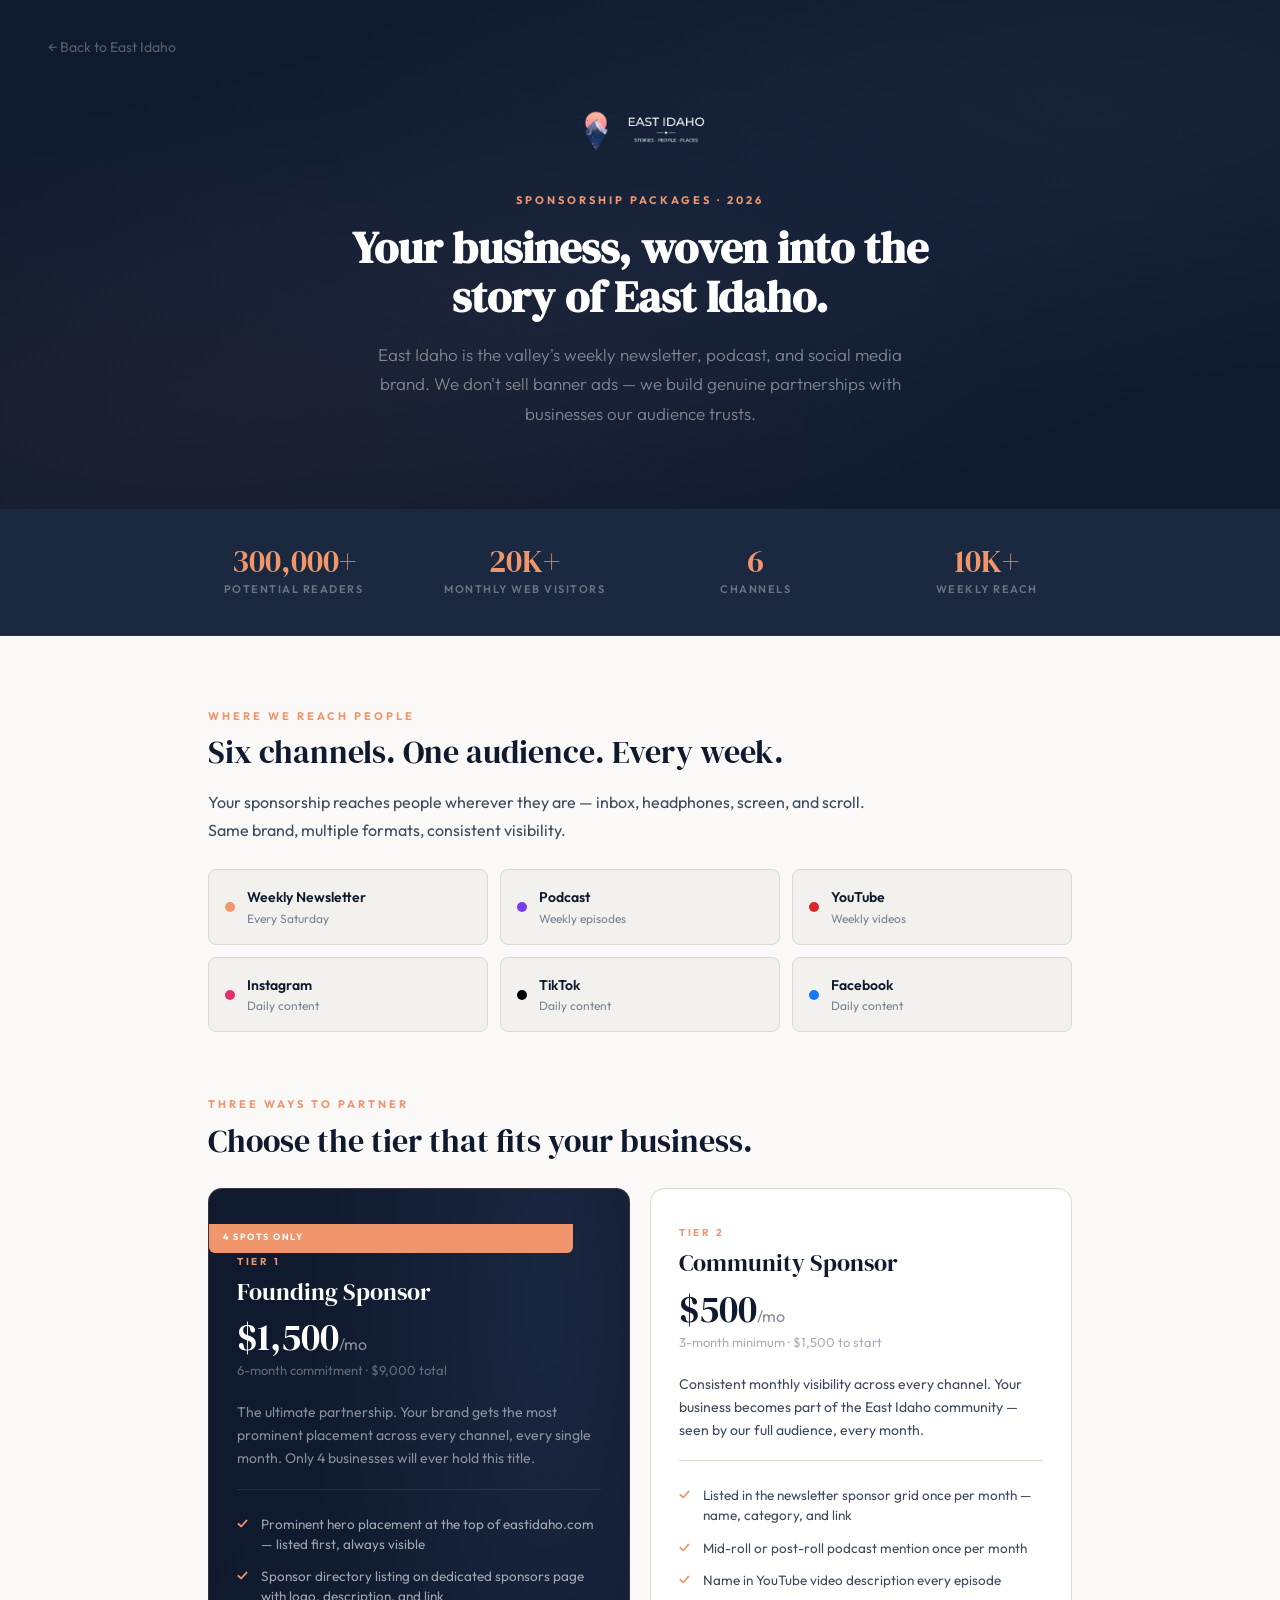
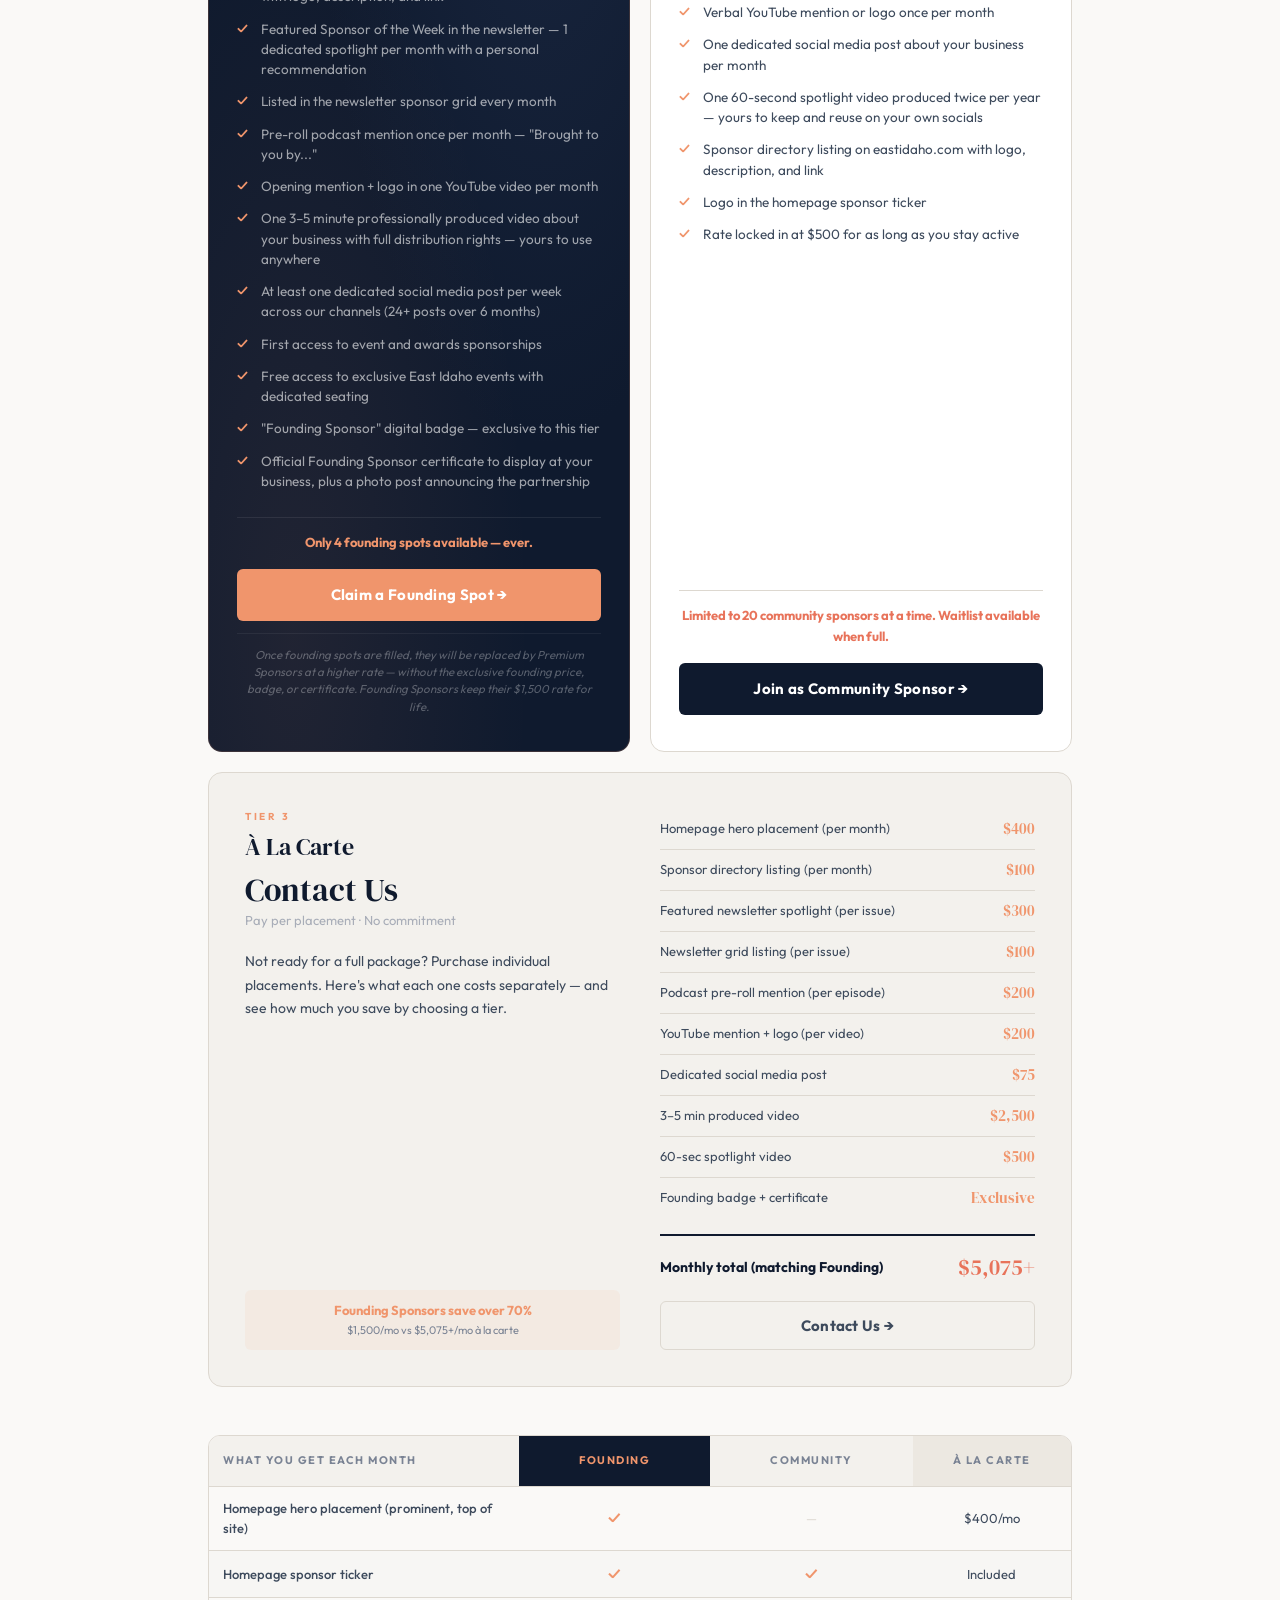
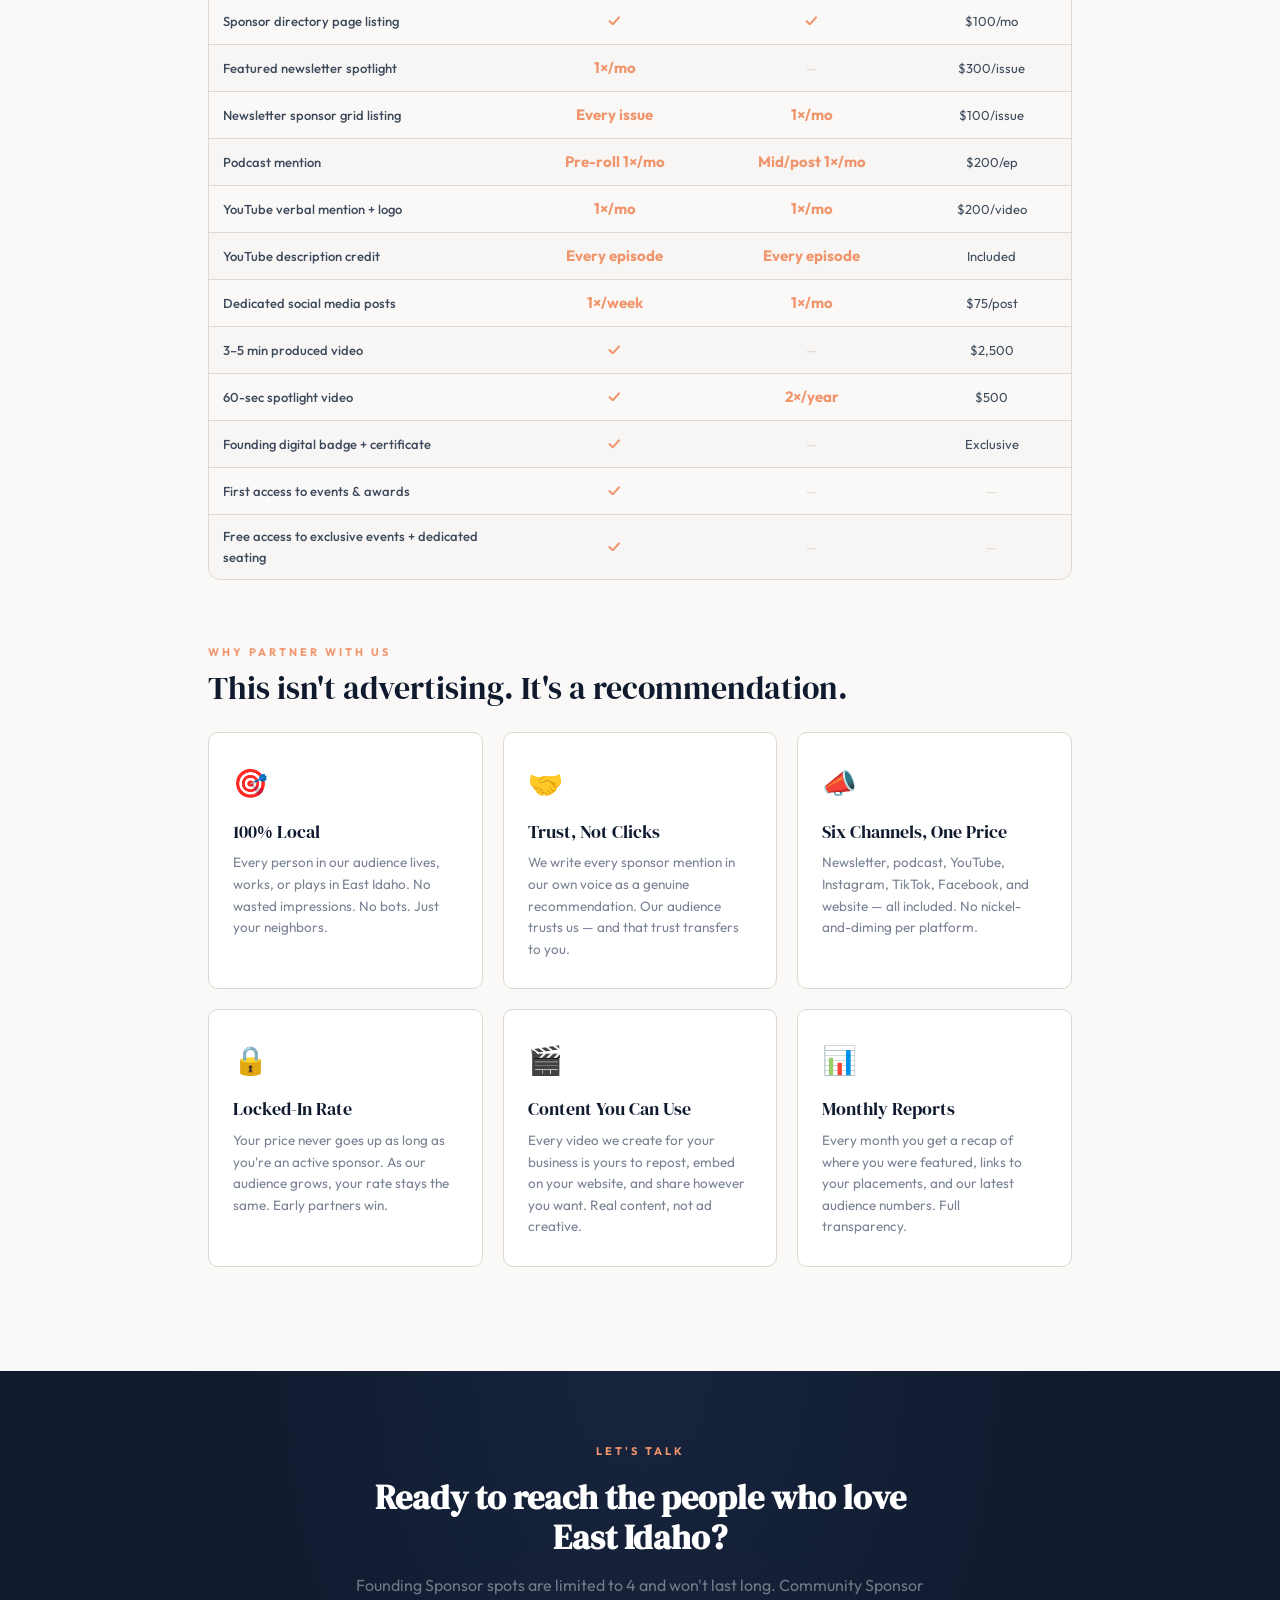
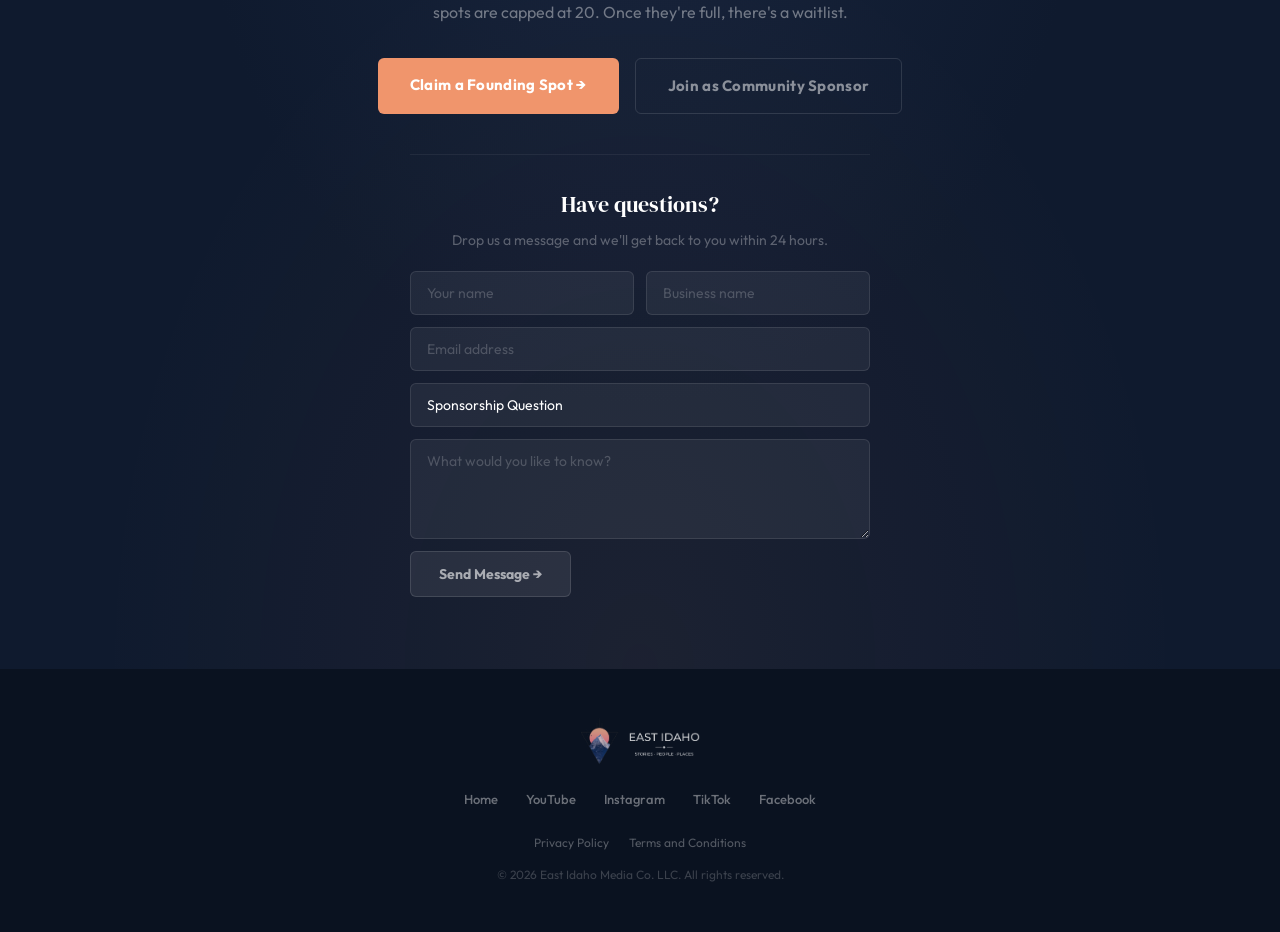
<file: sponsors.html>
<!DOCTYPE html>
<html lang="en">
<head>
<meta charset="UTF-8">
<meta name="viewport" content="width=device-width, initial-scale=1.0">
<title>Partner With East Idaho — Sponsorship Packages</title>
<meta name="description" content="Reach the people who love East Idaho. Founding Sponsor and Community Sponsor packages for local businesses.">
<link rel="icon" type="image/png" href="/logo-icon.png">

<link rel="apple-touch-icon" href="/logo-icon.png">
<meta name="theme-color" content="#0f1a2e">
<style>
  @import url('https://fonts.googleapis.com/css2?family=DM+Serif+Display:ital@0;1&family=Outfit:wght@300;400;500;600;700&display=swap');
  :root{--navy:#0f1a2e;--navy-mid:#1a2940;--navy-light:#243352;--coral:#f0956c;--coral-light:#fcb498;--sunrise:#e8735a;--cream:#faf9f7;--warm-white:#f3f1ed;--parchment:#ece8e1;--stone:#ddd8d0;--text-primary:#0f1a2e;--text-body:#3d4a5c;--text-muted:#7a8394;--text-faint:#a8adb8}
  *{margin:0;padding:0;box-sizing:border-box}body{font-family:'Outfit',sans-serif;color:var(--text-primary);background:var(--cream);line-height:1.6;-webkit-font-smoothing:antialiased}
  .deck-header{background:var(--navy);padding:100px 48px 80px;text-align:center;position:relative;overflow:hidden}
  .deck-header::before{content:'';position:absolute;inset:0;background:radial-gradient(ellipse at 15% 80%,rgba(240,149,108,.06) 0%,transparent 55%),radial-gradient(ellipse at 85% 20%,rgba(26,41,64,.6) 0%,transparent 50%),radial-gradient(ellipse at 50% 50%,rgba(36,51,82,.3) 0%,transparent 70%)}
  .deck-header-inner{position:relative;z-index:1;max-width:680px;margin:0 auto}
  .deck-back{position:absolute;top:36px;left:48px;font-size:14px;color:rgba(255,255,255,.3);text-decoration:none;z-index:2;transition:color .2s}.deck-back:hover{color:rgba(255,255,255,.6)}
  .deck-logo{height:52px;margin-bottom:32px}
  .deck-eyebrow{font-size:11px;text-transform:uppercase;letter-spacing:3px;color:var(--coral);font-weight:700;margin-bottom:14px}
  .deck-hero-title{font-family:'DM Serif Display',serif;font-size:44px;color:#fff;line-height:1.12;margin-bottom:18px}
  .deck-hero-desc{font-size:17px;color:rgba(255,255,255,.45);line-height:1.75;font-weight:300;max-width:540px;margin:0 auto}
  .stats-bar{background:var(--navy-mid);padding:36px 48px;border-bottom:1px solid rgba(255,255,255,.04)}
  .stats-bar-inner{max-width:900px;margin:0 auto;display:grid;grid-template-columns:repeat(4,1fr);gap:24px;text-align:center}
  .stat-num{font-family:'DM Serif Display',serif;font-size:32px;color:var(--coral);line-height:1;margin-bottom:4px}
  .stat-label{font-size:11px;color:rgba(255,255,255,.35);text-transform:uppercase;letter-spacing:1.5px;font-weight:600}
  .deck-body{max-width:960px;margin:0 auto;padding:72px 48px 40px}
  .deck-section{margin-bottom:64px}
  .section-eyebrow{font-size:11px;text-transform:uppercase;letter-spacing:3px;color:var(--coral);font-weight:700;margin-bottom:8px}
  .section-title{font-family:'DM Serif Display',serif;font-size:32px;color:var(--text-primary);line-height:1.2;margin-bottom:16px}
  .section-text{font-size:16px;color:var(--text-body);line-height:1.8;max-width:680px}
  .channels-grid{display:grid;grid-template-columns:repeat(3,1fr);gap:12px;margin-top:24px}
  .channel-pill{display:flex;align-items:center;gap:12px;padding:16px;background:var(--warm-white);border:1px solid var(--stone);border-radius:8px}
  .channel-dot{width:10px;height:10px;border-radius:50%;flex-shrink:0}
  .channel-pill-name{font-size:14px;font-weight:600;color:var(--text-primary)}
  .channel-pill-detail{font-size:12px;color:var(--text-muted)}
  .tier-row{display:grid;grid-template-columns:1fr 1fr;gap:20px;margin-top:28px}
  .tier-card-wide{margin-top:20px}
  .tier-card{border-radius:14px;padding:36px 28px;position:relative;display:flex;flex-direction:column}
  .tier-card.founding{background:var(--navy);color:#fff;border:1px solid rgba(240,149,108,.2);overflow:hidden}
  .tier-card.founding::before{content:'';position:absolute;inset:0;pointer-events:none;background:radial-gradient(ellipse at 20% 90%,rgba(240,149,108,.08) 0%,transparent 50%),radial-gradient(ellipse at 80% 10%,rgba(36,51,82,.5) 0%,transparent 50%)}
  .tier-card.founding>*{position:relative;z-index:1}
  .tier-card.founding .tier-label{color:var(--coral)}.tier-card.founding .tier-name{color:#fff}.tier-card.founding .tier-price{color:#fff}
  .tier-card.founding .tier-period{color:rgba(255,255,255,.35)}.tier-card.founding .tier-desc{color:rgba(255,255,255,.5);border-color:rgba(255,255,255,.08)}
  .tier-card.founding .tier-features li{color:rgba(255,255,255,.6)}.tier-card.founding .tier-features li::before{color:var(--coral)}
  .tier-card.founding .tier-spots{color:var(--coral);border-color:rgba(255,255,255,.08)}
  .tier-card.founding .tier-note{color:rgba(255,255,255,.3);border-color:rgba(255,255,255,.06)}
  .tier-card.community{background:#fff;border:1px solid var(--stone)}
  .tier-card.alacarte{background:var(--warm-white);border:1px solid var(--stone);width:100%}
  .alacarte-wide{display:grid;grid-template-columns:1fr 1fr;gap:0 40px}
  .alacarte-wide .alacarte-header{grid-column:1;display:flex;flex-direction:column}
  .alacarte-wide .alacarte-body{grid-column:2}
  .tier-badge{position:absolute;top:-1px;right:28px;background:var(--coral);color:#fff;font-size:9px;font-weight:700;text-transform:uppercase;letter-spacing:1.5px;padding:6px 14px 8px;border-radius:0 0 6px 6px}
  .tier-label{font-size:10px;text-transform:uppercase;letter-spacing:2.5px;color:var(--coral);font-weight:700;margin-bottom:8px}
  .tier-name{font-family:'DM Serif Display',serif;font-size:24px;color:var(--text-primary);margin-bottom:12px;line-height:1.2}
  .tier-price{font-family:'DM Serif Display',serif;font-size:38px;color:var(--text-primary);line-height:1}
  .tier-price span{font-family:'Outfit',sans-serif;font-size:16px;font-weight:400;opacity:.5}
  .tier-period{font-size:13px;color:var(--text-faint);margin-bottom:20px;margin-top:4px}
  .tier-desc{font-size:14px;color:var(--text-body);line-height:1.65;padding-bottom:18px;margin-bottom:18px;border-bottom:1px solid var(--stone)}
  .tier-features{list-style:none;flex:1}
  .tier-features li{font-size:13.5px;color:var(--text-body);line-height:1.5;padding:6px 0;padding-left:24px;position:relative}
  .tier-features li::before{content:'✓';position:absolute;left:0;color:var(--coral);font-weight:700;font-size:13px}
  .tier-spots{margin-top:20px;padding-top:14px;border-top:1px solid var(--stone);font-size:13px;color:var(--sunrise);font-weight:700;text-align:center}
  .tier-btn{display:block;width:100%;padding:14px;border-radius:6px;font-family:'Outfit',sans-serif;font-size:15px;font-weight:700;text-align:center;text-decoration:none;cursor:pointer;transition:all .2s;margin-top:16px;border:none;letter-spacing:.3px}
  .tier-btn.primary{background:var(--coral);color:#fff}.tier-btn.primary:hover{background:var(--sunrise)}
  .tier-btn.secondary{background:var(--navy);color:#fff}.tier-btn.secondary:hover{background:var(--navy-light)}
  .tier-btn.outline{background:transparent;color:var(--text-body);border:1px solid var(--stone)}.tier-btn.outline:hover{border-color:var(--coral);color:var(--coral)}
  .tier-note{margin-top:12px;padding-top:12px;border-top:1px solid var(--stone);font-size:11.5px;color:var(--text-muted);line-height:1.5;text-align:center;font-style:italic}
  .alacarte-list{list-style:none;flex:1}
  .alacarte-list li{font-size:13px;color:var(--text-body);padding:8px 0;border-bottom:1px solid var(--stone);display:flex;justify-content:space-between;align-items:center;gap:8px}
  .alacarte-list li:last-child{border-bottom:none}
  .alacarte-item-name{flex:1}.alacarte-item-price{font-family:'DM Serif Display',serif;font-size:15px;color:var(--coral);white-space:nowrap}
  .alacarte-total{margin-top:16px;padding-top:14px;border-top:2px solid var(--navy);display:flex;justify-content:space-between;align-items:center}
  .alacarte-total-label{font-size:14px;font-weight:700;color:var(--text-primary)}
  .alacarte-total-price{font-family:'DM Serif Display',serif;font-size:22px;color:var(--sunrise)}
  .alacarte-savings{text-align:center;margin-top:14px;background:rgba(240,149,108,.08);border-radius:6px;padding:10px 16px}
  .alacarte-savings-text{font-size:13px;color:var(--coral);font-weight:700}
  .alacarte-savings-sub{font-size:11px;color:var(--text-muted);margin-top:2px}
  .comparison{margin-top:48px;border:1px solid var(--stone);border-radius:12px;overflow:hidden}
  .comparison table{width:100%;border-collapse:collapse}
  .comparison thead th{padding:16px 14px;font-size:11px;font-weight:700;text-transform:uppercase;letter-spacing:1.5px;text-align:left}
  .comparison thead th:first-child{background:var(--warm-white);color:var(--text-muted);width:36%}
  .comparison thead th:nth-child(2){background:var(--navy);color:var(--coral);text-align:center}
  .comparison thead th:nth-child(3){background:var(--warm-white);color:var(--text-muted);text-align:center}
  .comparison thead th:nth-child(4){background:var(--parchment);color:var(--text-muted);text-align:center}
  .comparison tbody td{padding:11px 14px;font-size:13px;border-top:1px solid var(--stone)}
  .comparison tbody td:first-child{color:var(--text-body);font-weight:500}
  .comparison tbody td:nth-child(2),.comparison tbody td:nth-child(3),.comparison tbody td:nth-child(4){text-align:center;color:var(--text-body)}
  .comparison tbody tr:nth-child(even) td{background:rgba(243,241,237,.4)}
  .check{color:var(--coral);font-weight:700;font-size:15px}.dash{color:var(--stone)}
  .why-grid{display:grid;grid-template-columns:repeat(3,1fr);gap:20px;margin-top:24px}
  .why-card{padding:28px 24px;background:#fff;border:1px solid var(--stone);border-radius:10px}
  .why-icon{font-size:28px;margin-bottom:12px}
  .why-title{font-family:'DM Serif Display',serif;font-size:18px;color:var(--text-primary);margin-bottom:6px}
  .why-text{font-size:13.5px;color:var(--text-muted);line-height:1.6}
  .deck-cta{background:var(--navy);padding:72px 48px;text-align:center;position:relative;overflow:hidden}
  .deck-cta::before{content:'';position:absolute;inset:0;background:radial-gradient(ellipse at 50% 100%,rgba(240,149,108,.06) 0%,transparent 60%),radial-gradient(ellipse at 50% 0%,rgba(36,51,82,.4) 0%,transparent 50%)}
  .deck-cta-inner{position:relative;z-index:1;max-width:600px;margin:0 auto}
  .deck-cta-title{font-family:'DM Serif Display',serif;font-size:34px;color:#fff;margin-bottom:14px;line-height:1.2}
  .deck-cta-desc{font-size:16px;color:rgba(255,255,255,.4);margin-bottom:32px;line-height:1.7}
  .cta-buttons{display:flex;justify-content:center;gap:16px;flex-wrap:wrap;margin-bottom:40px}
  .cta-btn{display:inline-block;padding:15px 32px;border-radius:6px;font-size:15px;font-weight:700;text-decoration:none;transition:all .2s;letter-spacing:.3px}
  .cta-btn.primary{background:var(--coral);color:#fff}.cta-btn.primary:hover{background:var(--sunrise)}
  .cta-btn.secondary{background:transparent;color:rgba(255,255,255,.5);border:1px solid rgba(255,255,255,.12)}.cta-btn.secondary:hover{border-color:rgba(255,255,255,.3);color:#fff}
  .contact-form-section{padding-top:32px;border-top:1px solid rgba(255,255,255,.06);max-width:460px;margin:0 auto}
  .contact-form-title{font-family:'DM Serif Display',serif;font-size:22px;color:#fff;margin-bottom:6px}
  .contact-form-desc{font-size:14px;color:rgba(255,255,255,.3);margin-bottom:20px}
  .contact-form{display:flex;flex-direction:column;gap:12px;text-align:left}
  .contact-row{display:grid;grid-template-columns:1fr 1fr;gap:12px}
  .contact-input,.contact-textarea{width:100%;padding:12px 16px;background:rgba(255,255,255,.06);border:1px solid rgba(255,255,255,.1);border-radius:6px;color:#fff;font-family:'Outfit',sans-serif;font-size:14px;transition:border-color .2s;outline:none}
  .contact-input::placeholder,.contact-textarea::placeholder{color:rgba(255,255,255,.2)}
  .contact-input:focus,.contact-textarea:focus{border-color:var(--coral)}
  .contact-textarea{resize:vertical;min-height:100px}
  .contact-submit{padding:13px 28px;background:rgba(255,255,255,.08);border:1px solid rgba(255,255,255,.12);color:rgba(255,255,255,.6);border-radius:6px;font-family:'Outfit',sans-serif;font-size:14px;font-weight:700;cursor:pointer;transition:all .2s;align-self:flex-start}
  .contact-submit:hover{background:rgba(255,255,255,.12);color:#fff;border-color:rgba(255,255,255,.25)}
  .contact-success{display:none;text-align:center;padding:20px;color:var(--coral);font-weight:600;font-size:15px}
  .deck-footer{background:#0a1220;padding:28px 48px;text-align:center;font-size:12px;color:rgba(255,255,255,.15)}
  .deck-footer a{color:rgba(255,255,255,.25);text-decoration:none}
  @media(max-width:900px){.deck-header{padding:72px 24px 56px}.deck-hero-title{font-size:32px}.deck-back{top:20px;left:24px}.stats-bar{padding:28px 24px}.stats-bar-inner{grid-template-columns:repeat(2,1fr);gap:16px}.deck-body{padding:48px 24px 24px}.channels-grid{grid-template-columns:1fr}.tier-row{grid-template-columns:1fr}.why-grid{grid-template-columns:1fr}.comparison{overflow-x:auto}.deck-cta{padding:56px 24px}.contact-row{grid-template-columns:1fr}.alacarte-wide{grid-template-columns:1fr}.alacarte-wide .alacarte-header,.alacarte-wide .alacarte-body{grid-column:1}}
</style>
</head>
<body>
<a class="deck-back" href="/">← Back to East Idaho</a>
<div class="deck-header"><div class="deck-header-inner">
  <img class="deck-logo" src="logo-white.png" alt="East Idaho">
  <div class="deck-eyebrow">Sponsorship Packages · 2026</div>
  <h1 class="deck-hero-title">Your business, woven into the story of East Idaho.</h1>
  <p class="deck-hero-desc">East Idaho is the valley's weekly newsletter, podcast, and social media brand. We don't sell banner ads — we build genuine partnerships with businesses our audience trusts.</p>
</div></div>
<div class="stats-bar"><div class="stats-bar-inner">
  <div><div class="stat-num">300,000+</div><div class="stat-label">Potential Readers</div></div>
  <div><div class="stat-num">20K+</div><div class="stat-label">Monthly Web Visitors</div></div>
  <div><div class="stat-num">6</div><div class="stat-label">Channels</div></div>
  <div><div class="stat-num">10K+</div><div class="stat-label">Weekly Reach</div></div>
</div></div>
<div class="deck-body">
  <div class="deck-section">
    <div class="section-eyebrow">Where We Reach People</div>
    <div class="section-title">Six channels. One audience. Every week.</div>
    <p class="section-text">Your sponsorship reaches people wherever they are — inbox, headphones, screen, and scroll. Same brand, multiple formats, consistent visibility.</p>
    <div class="channels-grid">
      <div class="channel-pill"><div class="channel-dot" style="background:var(--coral)"></div><div><div class="channel-pill-name">Weekly Newsletter</div><div class="channel-pill-detail">Every Saturday</div></div></div>
      <div class="channel-pill"><div class="channel-dot" style="background:#7c3aed"></div><div><div class="channel-pill-name">Podcast</div><div class="channel-pill-detail">Weekly episodes</div></div></div>
      <div class="channel-pill"><div class="channel-dot" style="background:#dc2626"></div><div><div class="channel-pill-name">YouTube</div><div class="channel-pill-detail">Weekly videos</div></div></div>
      <div class="channel-pill"><div class="channel-dot" style="background:#e1306c"></div><div><div class="channel-pill-name">Instagram</div><div class="channel-pill-detail">Daily content</div></div></div>
      <div class="channel-pill"><div class="channel-dot" style="background:#000"></div><div><div class="channel-pill-name">TikTok</div><div class="channel-pill-detail">Daily content</div></div></div>
      <div class="channel-pill"><div class="channel-dot" style="background:#1877f2"></div><div><div class="channel-pill-name">Facebook</div><div class="channel-pill-detail">Daily content</div></div></div>
    </div>
  </div>
  <div class="deck-section">
    <div class="section-eyebrow">Three Ways to Partner</div>
    <div class="section-title">Choose the tier that fits your business.</div>
    <div class="tier-row">
      <div class="tier-card founding">
        <div class="tier-badge">4 Spots Only</div>
        <div class="tier-label">Tier 1</div>
        <div class="tier-name">Founding Sponsor</div>
        <div class="tier-price">$1,500<span>/mo</span></div>
        <div class="tier-period">6-month commitment · $9,000 total</div>
        <div class="tier-desc">The ultimate partnership. Your brand gets the most prominent placement across every channel, every single month. Only 4 businesses will ever hold this title.</div>
        <ul class="tier-features">
          <li>Prominent hero placement at the top of eastidaho.com — listed first, always visible</li>
          <li>Sponsor directory listing on dedicated sponsors page with logo, description, and link</li>
          <li>Featured Sponsor of the Week in the newsletter — 1 dedicated spotlight per month with a personal recommendation</li>
          <li>Listed in the newsletter sponsor grid every month</li>
          <li>Pre-roll podcast mention once per month — "Brought to you by..."</li>
          <li>Opening mention + logo in one YouTube video per month</li>
          <li>One 3–5 minute professionally produced video about your business with full distribution rights — yours to use anywhere</li>
          <li>At least one dedicated social media post per week across our channels (24+ posts over 6 months)</li>
          <li>First access to event and awards sponsorships</li>
          <li>Free access to exclusive East Idaho events with dedicated seating</li>
          <li>"Founding Sponsor" digital badge — exclusive to this tier</li>
          <li>Official Founding Sponsor certificate to display at your business, plus a photo post announcing the partnership</li>
        </ul>
        <div class="tier-spots">Only 4 founding spots available — ever.</div>
        <a class="tier-btn primary" href="https://buy.stripe.com/8x23cw1oX35i85QgZS5wI02">Claim a Founding Spot →</a>
        <div class="tier-note">Once founding spots are filled, they will be replaced by Premium Sponsors at a higher rate — without the exclusive founding price, badge, or certificate. Founding Sponsors keep their $1,500 rate for life.</div>
      </div>
      <div class="tier-card community">
        <div class="tier-label">Tier 2</div>
        <div class="tier-name">Community Sponsor</div>
        <div class="tier-price">$500<span>/mo</span></div>
        <div class="tier-period">3-month minimum · $1,500 to start</div>
        <div class="tier-desc">Consistent monthly visibility across every channel. Your business becomes part of the East Idaho community — seen by our full audience, every month.</div>
        <ul class="tier-features">
          <li>Listed in the newsletter sponsor grid once per month — name, category, and link</li>
          <li>Mid-roll or post-roll podcast mention once per month</li>
          <li>Name in YouTube video description every episode</li>
          <li>Verbal YouTube mention or logo once per month</li>
          <li>One dedicated social media post about your business per month</li>
          <li>One 60-second spotlight video produced twice per year — yours to keep and reuse on your own socials</li>
          <li>Sponsor directory listing on eastidaho.com with logo, description, and link</li>
          <li>Logo in the homepage sponsor ticker</li>
          <li>Rate locked in at $500 for as long as you stay active</li>
        </ul>
        <div class="tier-spots">Limited to 20 community sponsors at a time. Waitlist available when full.</div>
        <a class="tier-btn secondary" href="https://buy.stripe.com/8x29AU7Nl0Xa1Hs3925wI03">Join as Community Sponsor →</a>
      </div>
    </div>
    <div class="tier-card-wide">
      <div class="tier-card alacarte" style="padding:36px 36px">
        <div class="alacarte-wide">
          <div class="alacarte-header">
            <div class="tier-label">Tier 3</div>
            <div class="tier-name">À La Carte</div>
            <div class="tier-price" style="font-size:32px">Contact Us</div>
            <div class="tier-period">Pay per placement · No commitment</div>
            <div class="tier-desc" style="border-bottom:none;padding-bottom:0">Not ready for a full package? Purchase individual placements. Here's what each one costs separately — and see how much you save by choosing a tier.</div>
            <div class="alacarte-savings" style="margin-top:auto"><div class="alacarte-savings-text">Founding Sponsors save over 70%</div><div class="alacarte-savings-sub">$1,500/mo vs $5,075+/mo à la carte</div></div>
          </div>
          <div class="alacarte-body">
            <ul class="alacarte-list">
              <li><span class="alacarte-item-name">Homepage hero placement (per month)</span><span class="alacarte-item-price">$400</span></li>
              <li><span class="alacarte-item-name">Sponsor directory listing (per month)</span><span class="alacarte-item-price">$100</span></li>
              <li><span class="alacarte-item-name">Featured newsletter spotlight (per issue)</span><span class="alacarte-item-price">$300</span></li>
              <li><span class="alacarte-item-name">Newsletter grid listing (per issue)</span><span class="alacarte-item-price">$100</span></li>
              <li><span class="alacarte-item-name">Podcast pre-roll mention (per episode)</span><span class="alacarte-item-price">$200</span></li>
              <li><span class="alacarte-item-name">YouTube mention + logo (per video)</span><span class="alacarte-item-price">$200</span></li>
              <li><span class="alacarte-item-name">Dedicated social media post</span><span class="alacarte-item-price">$75</span></li>
              <li><span class="alacarte-item-name">3–5 min produced video</span><span class="alacarte-item-price">$2,500</span></li>
              <li><span class="alacarte-item-name">60-sec spotlight video</span><span class="alacarte-item-price">$500</span></li>
              <li><span class="alacarte-item-name">Founding badge + certificate</span><span class="alacarte-item-price">Exclusive</span></li>
            </ul>
            <div class="alacarte-total"><span class="alacarte-total-label">Monthly total (matching Founding)</span><span class="alacarte-total-price">$5,075+</span></div>
            <button class="tier-btn outline" onclick="openAlacarteContact()" style="margin-top:16px">Contact Us →</button>
          </div>
        </div>
      </div>
    </div>
    <div class="comparison"><table>
      <thead><tr><th>What You Get Each Month</th><th>Founding</th><th>Community</th><th>À La Carte</th></tr></thead>
      <tbody>
        <tr><td>Homepage hero placement (prominent, top of site)</td><td><span class="check">✓</span></td><td><span class="dash">—</span></td><td>$400/mo</td></tr>
        <tr><td>Homepage sponsor ticker</td><td><span class="check">✓</span></td><td><span class="check">✓</span></td><td>Included</td></tr>
        <tr><td>Sponsor directory page listing</td><td><span class="check">✓</span></td><td><span class="check">✓</span></td><td>$100/mo</td></tr>
        <tr><td>Featured newsletter spotlight</td><td><span class="check">1×/mo</span></td><td><span class="dash">—</span></td><td>$300/issue</td></tr>
        <tr><td>Newsletter sponsor grid listing</td><td><span class="check">Every issue</span></td><td><span class="check">1×/mo</span></td><td>$100/issue</td></tr>
        <tr><td>Podcast mention</td><td><span class="check">Pre-roll 1×/mo</span></td><td><span class="check">Mid/post 1×/mo</span></td><td>$200/ep</td></tr>
        <tr><td>YouTube verbal mention + logo</td><td><span class="check">1×/mo</span></td><td><span class="check">1×/mo</span></td><td>$200/video</td></tr>
        <tr><td>YouTube description credit</td><td><span class="check">Every episode</span></td><td><span class="check">Every episode</span></td><td>Included</td></tr>
        <tr><td>Dedicated social media posts</td><td><span class="check">1×/week</span></td><td><span class="check">1×/mo</span></td><td>$75/post</td></tr>
        <tr><td>3–5 min produced video</td><td><span class="check">✓</span></td><td><span class="dash">—</span></td><td>$2,500</td></tr>
        <tr><td>60-sec spotlight video</td><td><span class="check">✓</span></td><td><span class="check">2×/year</span></td><td>$500</td></tr>
        <tr><td>Founding digital badge + certificate</td><td><span class="check">✓</span></td><td><span class="dash">—</span></td><td>Exclusive</td></tr>
        <tr><td>First access to events & awards</td><td><span class="check">✓</span></td><td><span class="dash">—</span></td><td><span class="dash">—</span></td></tr>
        <tr><td>Free access to exclusive events + dedicated seating</td><td><span class="check">✓</span></td><td><span class="dash">—</span></td><td><span class="dash">—</span></td></tr>
      </tbody>
    </table></div>
  </div>
  <div class="deck-section">
    <div class="section-eyebrow">Why Partner With Us</div>
    <div class="section-title">This isn't advertising. It's a recommendation.</div>
    <div class="why-grid">
      <div class="why-card"><div class="why-icon">🎯</div><div class="why-title">100% Local</div><div class="why-text">Every person in our audience lives, works, or plays in East Idaho. No wasted impressions. No bots. Just your neighbors.</div></div>
      <div class="why-card"><div class="why-icon">🤝</div><div class="why-title">Trust, Not Clicks</div><div class="why-text">We write every sponsor mention in our own voice as a genuine recommendation. Our audience trusts us — and that trust transfers to you.</div></div>
      <div class="why-card"><div class="why-icon">📣</div><div class="why-title">Six Channels, One Price</div><div class="why-text">Newsletter, podcast, YouTube, Instagram, TikTok, Facebook, and website — all included. No nickel-and-diming per platform.</div></div>
      <div class="why-card"><div class="why-icon">🔒</div><div class="why-title">Locked-In Rate</div><div class="why-text">Your price never goes up as long as you're an active sponsor. As our audience grows, your rate stays the same. Early partners win.</div></div>
      <div class="why-card"><div class="why-icon">🎬</div><div class="why-title">Content You Can Use</div><div class="why-text">Every video we create for your business is yours to repost, embed on your website, and share however you want. Real content, not ad creative.</div></div>
      <div class="why-card"><div class="why-icon">📊</div><div class="why-title">Monthly Reports</div><div class="why-text">Every month you get a recap of where you were featured, links to your placements, and our latest audience numbers. Full transparency.</div></div>
    </div>
  </div>
</div>
<div class="deck-cta"><div class="deck-cta-inner">
  <div class="deck-eyebrow" style="margin-bottom:16px">Let's Talk</div>
  <h2 class="deck-cta-title">Ready to reach the people who love East Idaho?</h2>
  <p class="deck-cta-desc">Founding Sponsor spots are limited to 4 and won't last long. Community Sponsor spots are capped at 20. Once they're full, there's a waitlist.</p>
  <div class="cta-buttons">
    <a class="cta-btn primary" href="https://buy.stripe.com/8x23cw1oX35i85QgZS5wI02">Claim a Founding Spot →</a>
    <a class="cta-btn secondary" href="https://buy.stripe.com/8x29AU7Nl0Xa1Hs3925wI03">Join as Community Sponsor</a>
  </div>
  <div class="contact-form-section">
    <div class="contact-form-title">Have questions?</div>
    <div class="contact-form-desc">Drop us a message and we'll get back to you within 24 hours.</div>
    <form class="contact-form" id="sponsor-contact-form" onsubmit="handleSponsorContact(event)">
      <div class="contact-row">
        <input class="contact-input" type="text" name="name" placeholder="Your name" required>
        <input class="contact-input" type="text" name="business" placeholder="Business name">
      </div>
      <input class="contact-input" type="email" name="email" placeholder="Email address" required>
      <input class="contact-input" type="text" name="subject" placeholder="Subject" value="Sponsorship Question">
      <textarea class="contact-textarea" name="message" placeholder="What would you like to know?" required></textarea>
      <button class="contact-submit" type="submit">Send Message →</button>
    </form>
    <div class="contact-success" id="sponsor-contact-success">Thanks! We'll be in touch within 24 hours.</div>
  </div>
</div></div>
<!-- À La Carte Contact Modal -->
<div class="modal-overlay" id="alacarte-contact-modal" onclick="if(event.target===this)this.style.display='none'" style="display:none;position:fixed;inset:0;background:rgba(15,26,46,0.85);z-index:1000;align-items:center;justify-content:center">
  <div style="background:#fff;border-radius:14px;max-width:480px;width:90%;padding:36px 32px;position:relative;margin:auto;margin-top:10vh;">
    <button onclick="document.getElementById('alacarte-contact-modal').style.display='none'" style="position:absolute;top:14px;right:18px;background:none;border:none;font-size:24px;color:#a8adb8;cursor:pointer">&times;</button>
    <div style="font-size:11px;text-transform:uppercase;letter-spacing:3px;color:var(--coral);font-weight:700;margin-bottom:8px">À La Carte Inquiry</div>
    <div style="font-family:'DM Serif Display',serif;font-size:24px;color:var(--text-primary);margin-bottom:6px">Let's build your custom package.</div>
    <p style="font-size:14px;color:var(--text-muted);margin-bottom:20px">Tell us what you're interested in and we'll put together a custom quote within 24 hours.</p>
    <form id="alacarte-form" onsubmit="submitAlacarteForm(event)" style="display:flex;flex-direction:column;gap:12px">
      <input type="text" name="name" placeholder="Your name" required style="width:100%;padding:11px 14px;border:1px solid var(--stone);border-radius:6px;font-family:'Outfit',sans-serif;font-size:14px;outline:none;box-sizing:border-box">
      <input type="text" name="business" placeholder="Business name" style="width:100%;padding:11px 14px;border:1px solid var(--stone);border-radius:6px;font-family:'Outfit',sans-serif;font-size:14px;outline:none;box-sizing:border-box">
      <input type="email" name="email" placeholder="Email address" required style="width:100%;padding:11px 14px;border:1px solid var(--stone);border-radius:6px;font-family:'Outfit',sans-serif;font-size:14px;outline:none;box-sizing:border-box">
      <select name="interests" required style="width:100%;padding:11px 14px;border:1px solid var(--stone);border-radius:6px;font-family:'Outfit',sans-serif;font-size:14px;outline:none;box-sizing:border-box;color:var(--text-body);background:#fff;appearance:auto">
        <option value="" disabled selected>What are you interested in?</option>
        <option value="Homepage hero placement">Homepage hero placement — $400/mo</option>
        <option value="Newsletter spotlight">Featured newsletter spotlight — $300/issue</option>
        <option value="Newsletter grid listing">Newsletter grid listing — $100/issue</option>
        <option value="Podcast mention">Podcast mention — $200/episode</option>
        <option value="YouTube mention">YouTube mention + logo — $200/video</option>
        <option value="Social media post">Dedicated social media post — $75/post</option>
        <option value="3-5 min video">3–5 min produced video — $2,500</option>
        <option value="60-sec spotlight video">60-sec spotlight video — $500</option>
        <option value="Multiple placements">Multiple placements — tell us below</option>
        <option value="Not sure yet">Not sure yet — just want to learn more</option>
      </select>
      <textarea name="message" placeholder="Anything else you'd like us to know? (optional)" style="width:100%;padding:11px 14px;border:1px solid var(--stone);border-radius:6px;font-family:'Outfit',sans-serif;font-size:14px;outline:none;resize:vertical;min-height:80px;box-sizing:border-box"></textarea>
      <button type="submit" style="padding:13px 24px;background:var(--coral);border:none;color:#fff;border-radius:6px;font-family:'Outfit',sans-serif;font-size:14px;font-weight:700;cursor:pointer;align-self:flex-start">Send Inquiry →</button>
    </form>
    <div id="alacarte-form-success" style="display:none;color:var(--coral);font-weight:600;font-size:15px;padding-top:16px">Thanks! We'll be in touch within 24 hours.</div>
  </div>
</div>

<footer style="background:#0a1220;padding:48px;text-align:center">
  <div style="margin-bottom:16px"><img src="/logo-white.png" alt="East Idaho" style="height:48px;opacity:0.8"></div>
  <div style="display:flex;justify-content:center;gap:28px;margin-bottom:24px;flex-wrap:wrap">
    <a href="/" style="color:rgba(255,255,255,0.4);text-decoration:none;font-size:13px;font-weight:500">Home</a>
    <a href="https://www.youtube.com/@eastidahomedia" target="_blank" style="color:rgba(255,255,255,0.4);text-decoration:none;font-size:13px;font-weight:500">YouTube</a>
    <a href="https://www.instagram.com/east.idaho" target="_blank" style="color:rgba(255,255,255,0.4);text-decoration:none;font-size:13px;font-weight:500">Instagram</a>
    <a href="https://www.tiktok.com/@eastidaho" target="_blank" style="color:rgba(255,255,255,0.4);text-decoration:none;font-size:13px;font-weight:500">TikTok</a>
    <a href="https://www.facebook.com/eastidahomedia" target="_blank" style="color:rgba(255,255,255,0.4);text-decoration:none;font-size:13px;font-weight:500">Facebook</a>
  </div>
  <div style="font-size:12px;color:rgba(255,255,255,0.2);line-height:1.6">
    <div style="margin-bottom:12px;display:flex;justify-content:center;gap:20px">
      <a href="/privacy.html" style="color:rgba(255,255,255,0.3);text-decoration:none;font-size:12px">Privacy Policy</a>
      <a href="/terms.html" style="color:rgba(255,255,255,0.3);text-decoration:none;font-size:12px">Terms and Conditions</a>
    </div>
    © 2026 East Idaho Media Co. LLC. All rights reserved.
  </div>
</footer>
<script>
async function handleSponsorContact(e){
  e.preventDefault();
  var f=e.target;
  var d={name:f.name.value,email:f.email.value,subject:f.subject.value||'Sponsorship Question',message:(f.business.value?'Business: '+f.business.value+'\n\n':'')+f.message.value};
  try{var r=await fetch('/api/contact',{method:'POST',headers:{'Content-Type':'application/json'},body:JSON.stringify(d)});
    if(r.ok){f.style.display='none';document.getElementById('sponsor-contact-success').style.display='block';}
    else{alert('Something went wrong. Please email hello@eastidaho.com directly.');}
  }catch(err){alert('Something went wrong. Please email hello@eastidaho.com directly.');}
}

function openAlacarteContact(){
  document.getElementById('alacarte-contact-modal').style.display='flex';
}

async function submitAlacarteForm(e){
  e.preventDefault();
  var f=e.target;
  var interest=f.interests.value;
  var msg='Interest: '+interest;
  if(f.business.value) msg=msg+'\nBusiness: '+f.business.value;
  if(f.message.value) msg=msg+'\n\nAdditional notes: '+f.message.value;
  var d={name:f.name.value,email:f.email.value,subject:'À La Carte Inquiry — '+interest,message:msg};
  try{await fetch('/api/contact',{method:'POST',headers:{'Content-Type':'application/json'},body:JSON.stringify(d)});
    f.style.display='none';document.getElementById('alacarte-form-success').style.display='block';
  }catch(err){alert('Something went wrong. Please email hello@eastidaho.com directly.');}
}
</script>
</body>
</html>
</file>
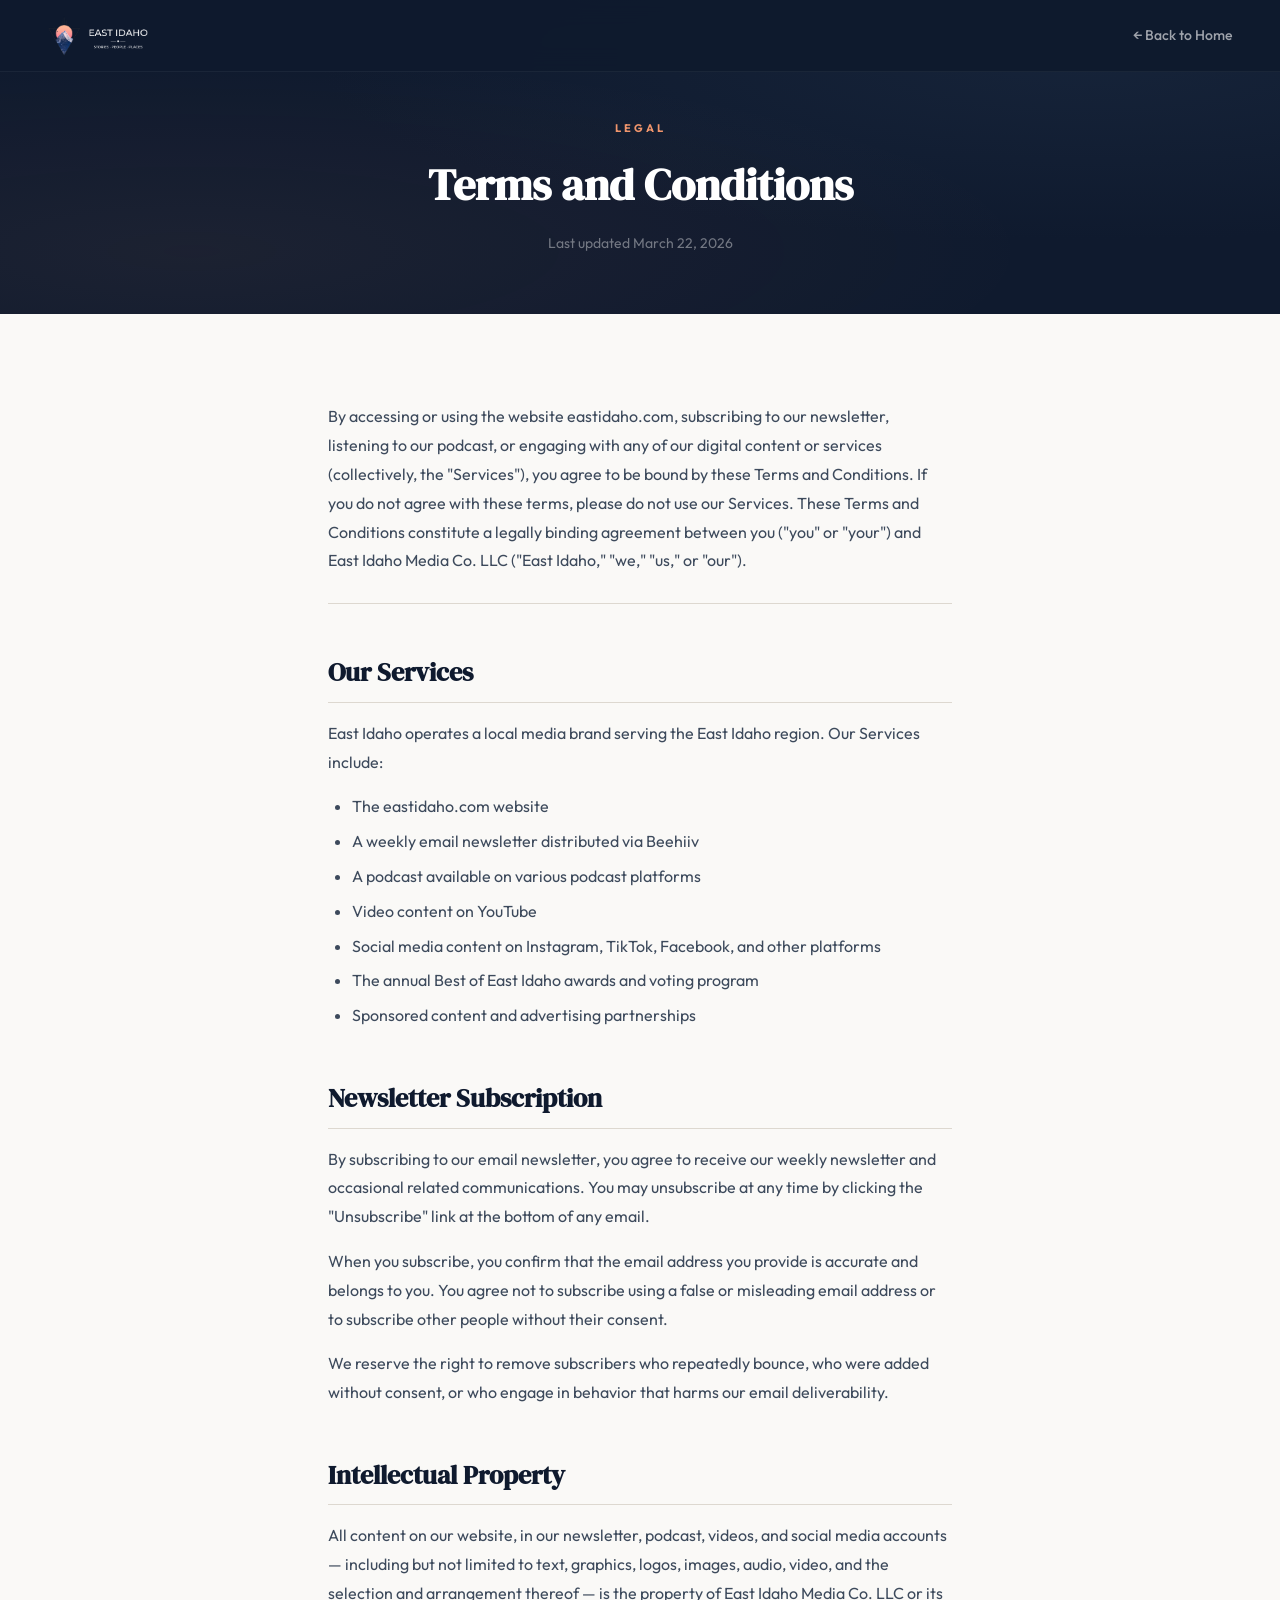
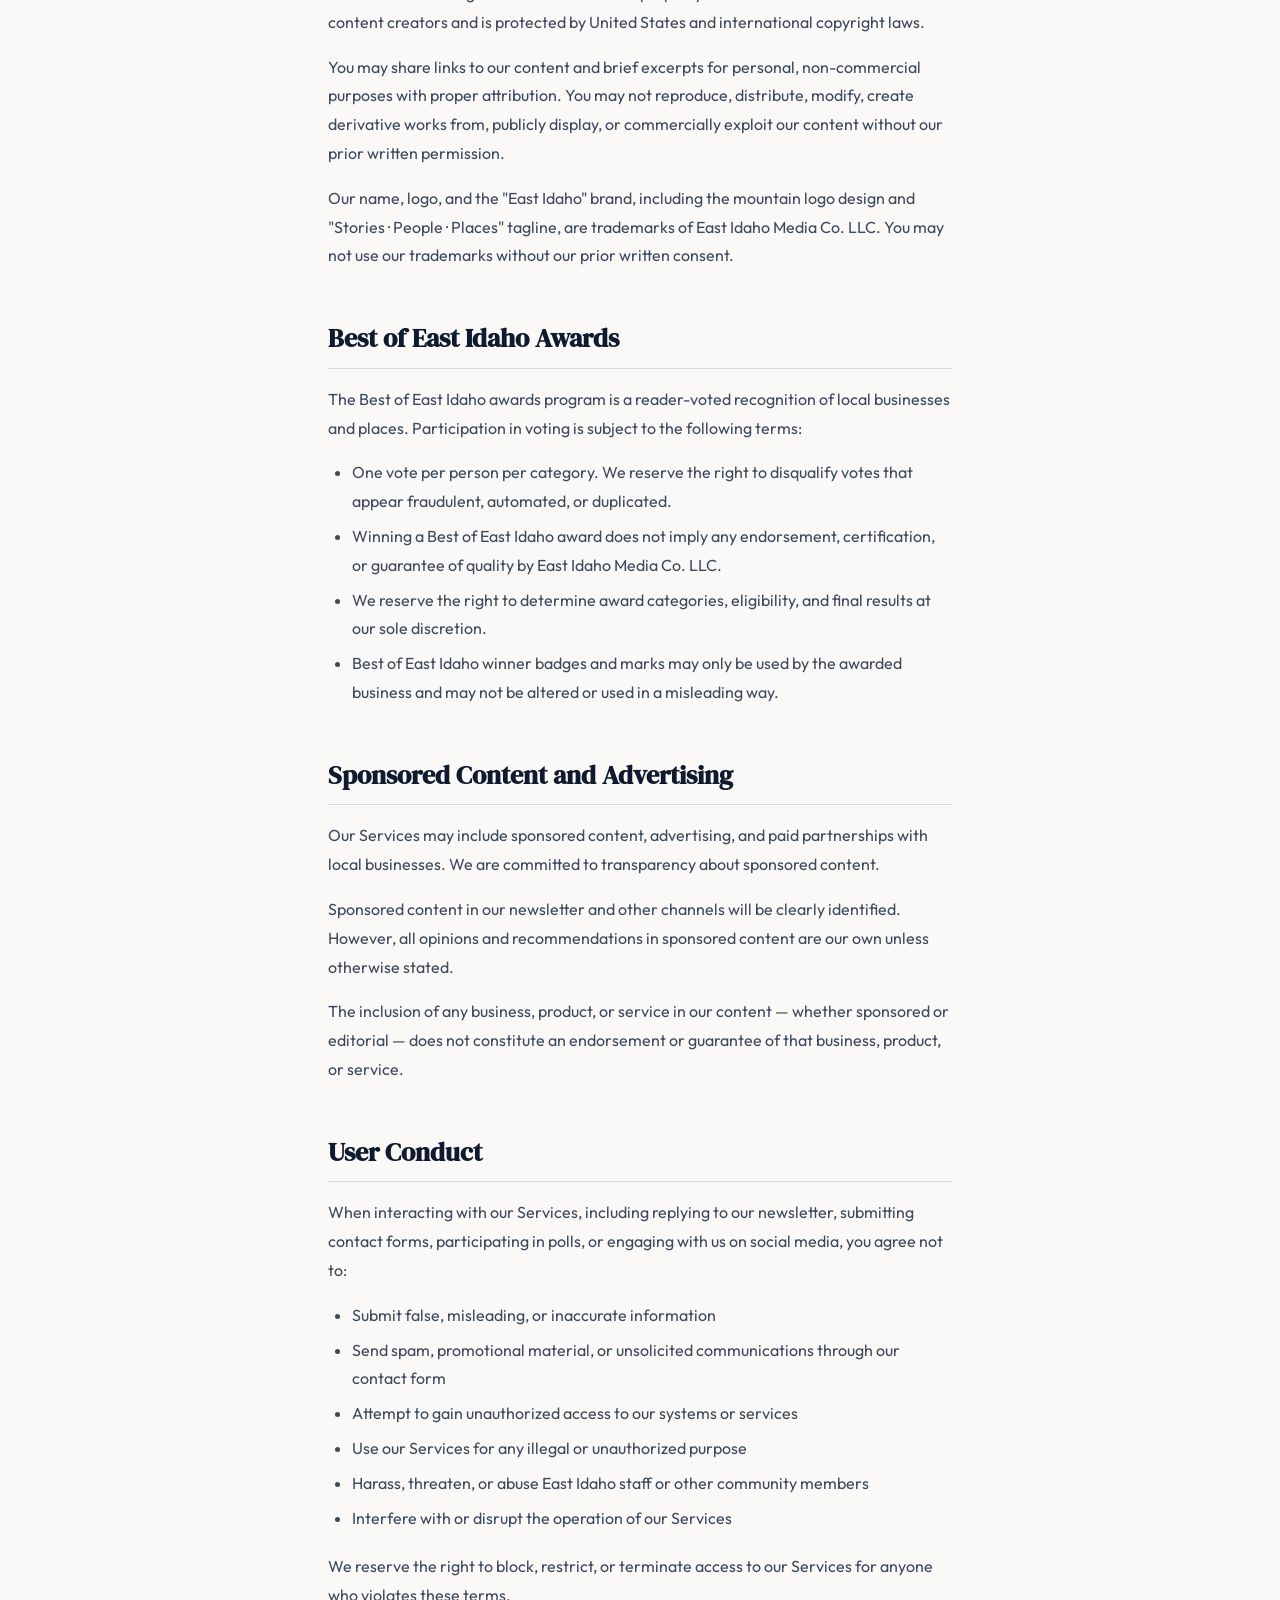
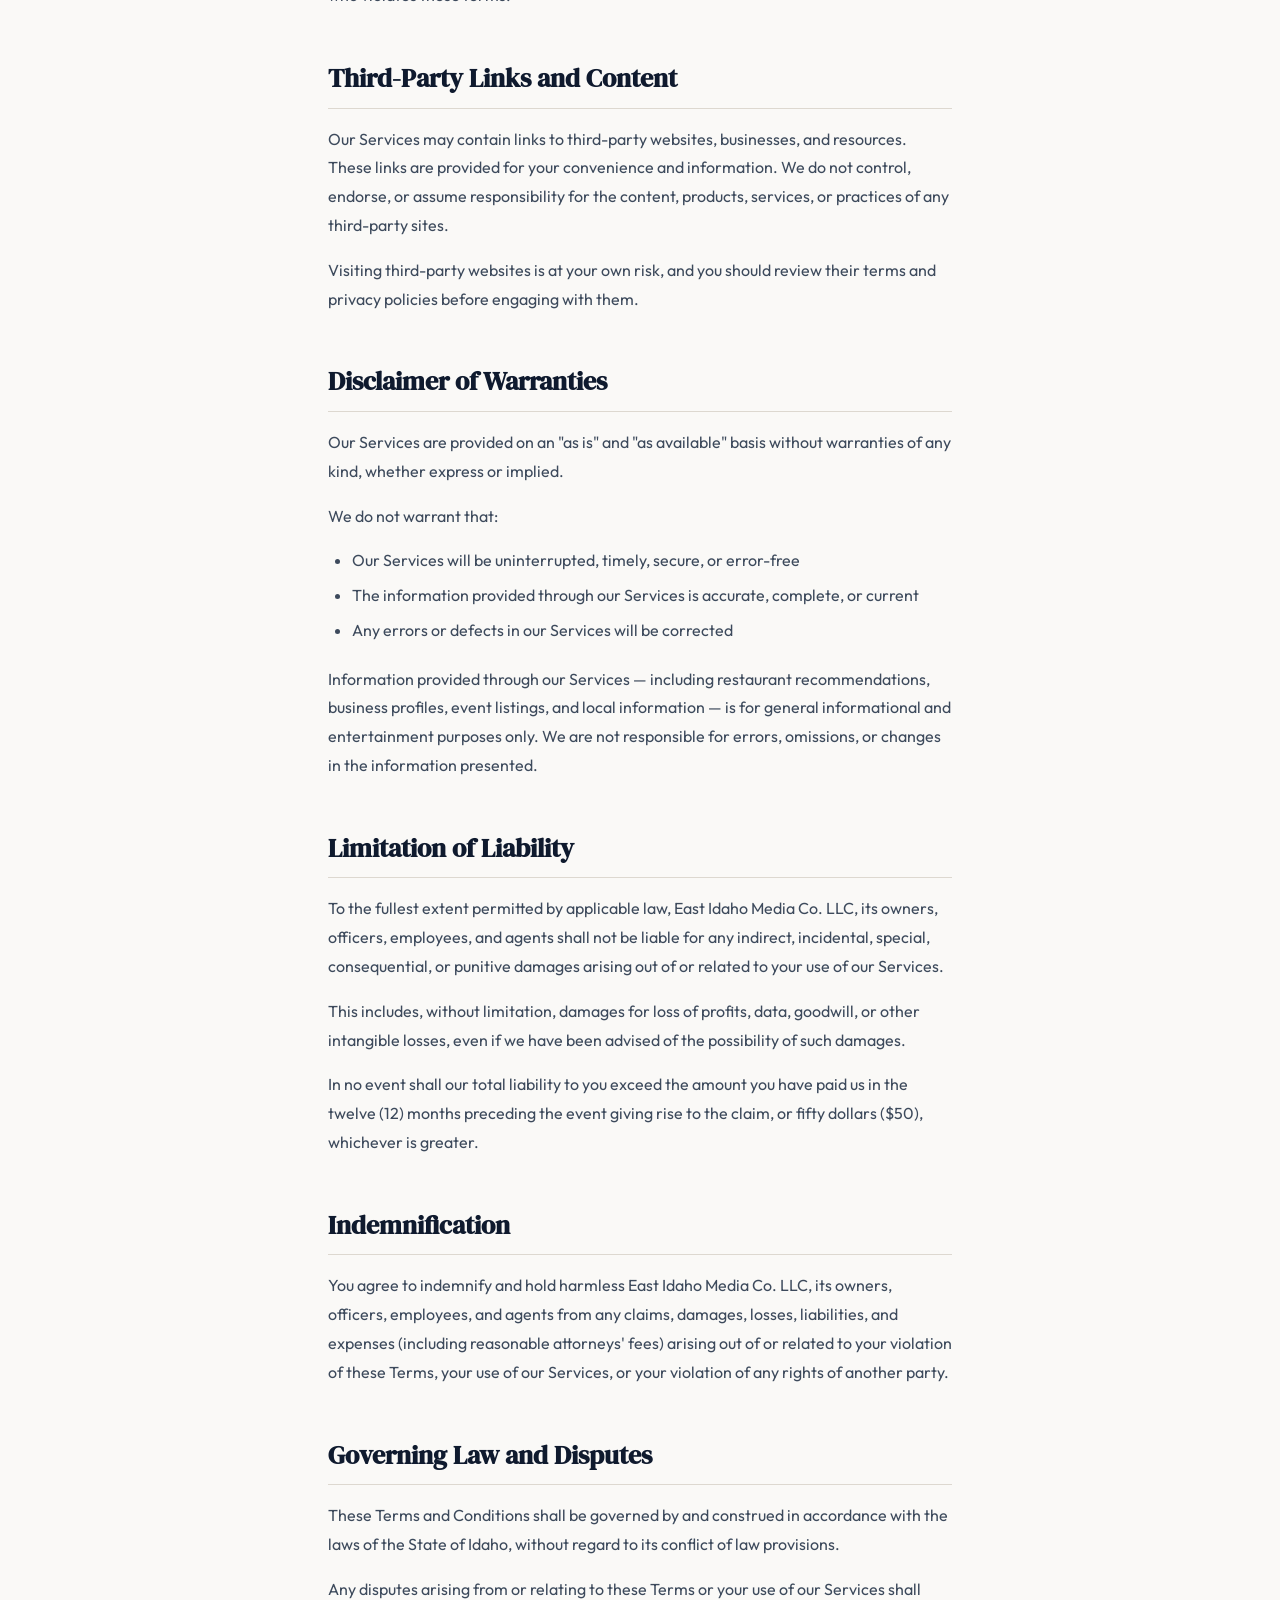
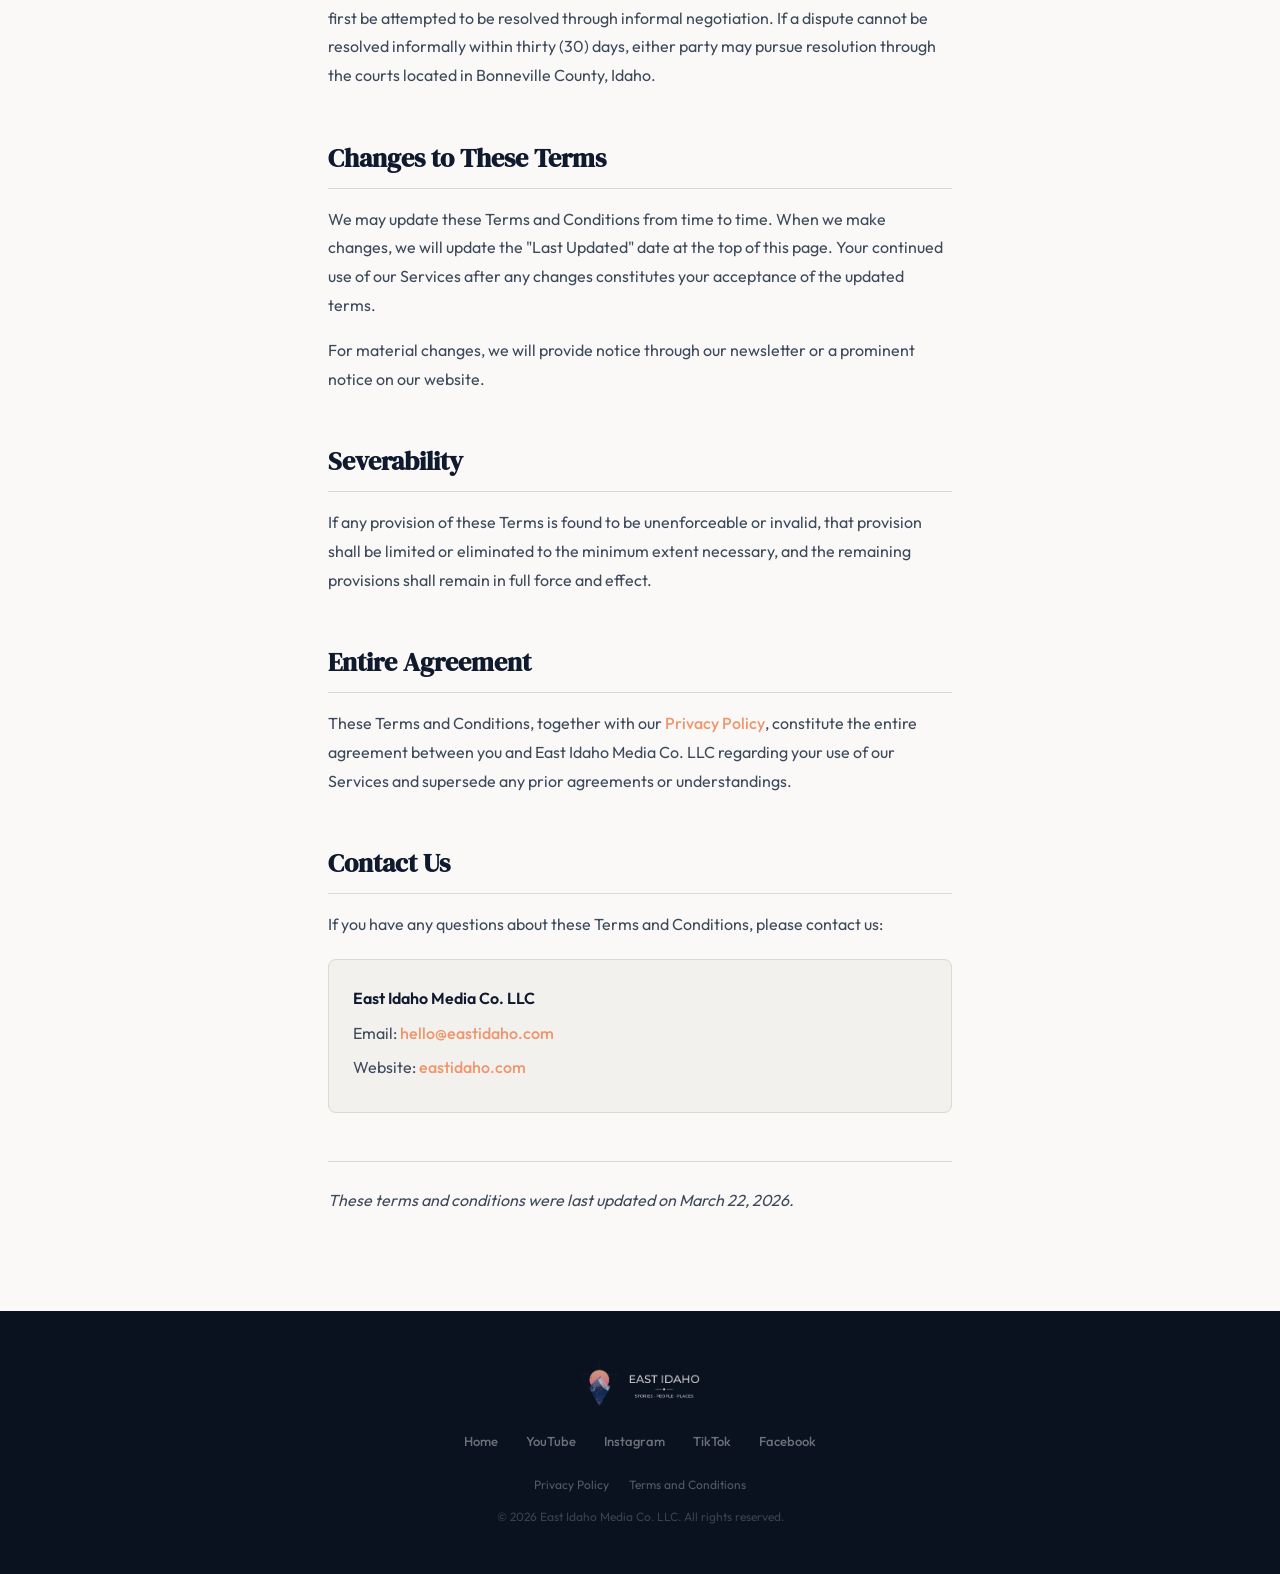
<file: terms.html>
<!DOCTYPE html>
<html lang="en">
<head>
<meta charset="UTF-8">
<meta name="viewport" content="width=device-width, initial-scale=1.0">
<title>Terms and Conditions — East Idaho</title>

<meta name="description" content="Terms and Conditions for East Idaho Media Co. LLC. Rules and guidelines for using our website, newsletter, and services.">
<meta name="robots" content="index, follow">
<link rel="canonical" href="https://eastidaho.com/terms.html">

<meta property="og:type" content="website">
<meta property="og:url" content="https://eastidaho.com/terms.html">
<meta property="og:title" content="Terms and Conditions — East Idaho">
<meta property="og:description" content="Terms and Conditions for East Idaho Media Co. LLC. Rules and guidelines for using our website, newsletter, and services.">
<meta property="og:image" content="https://eastidaho.com/og-image.png">
<meta property="og:site_name" content="East Idaho">

<meta name="twitter:card" content="summary">
<meta name="twitter:title" content="Terms and Conditions — East Idaho">
<meta name="twitter:description" content="Terms and Conditions for East Idaho Media Co. LLC.">

<link rel="icon" type="image/png" href="/logo-icon.png">

<link rel="apple-touch-icon" href="/logo-icon.png">
<meta name="theme-color" content="#0f1a2e">
<style>
  @import url('https://fonts.googleapis.com/css2?family=DM+Serif+Display&family=Outfit:wght@300;400;500;600;700&display=swap');

  :root {
    --navy: #0f1a2e;
    --navy-mid: #1a2940;
    --coral: #f0956c;
    --coral-light: #fcb498;
    --sunrise: #e8735a;
    --cream: #faf9f7;
    --warm-white: #f3f1ed;
    --parchment: #ece8e1;
    --stone: #ddd8d0;
    --text-primary: #0f1a2e;
    --text-body: #3d4a5c;
    --text-muted: #7a8394;
    --text-faint: #a8adb8;
  }

  * { margin: 0; padding: 0; box-sizing: border-box; }
  html { scroll-behavior: smooth; }

  body {
    font-family: 'Outfit', sans-serif;
    color: var(--text-primary);
    background: var(--cream);
    line-height: 1.6;
  }

  nav {
    position: fixed;
    top: 0; left: 0; right: 0;
    z-index: 100;
    padding: 0 48px;
    height: 72px;
    display: flex;
    align-items: center;
    justify-content: space-between;
    background: rgba(15,26,46,0.97);
    backdrop-filter: blur(12px);
    border-bottom: 1px solid rgba(255,255,255,0.05);
  }
  .nav-logo {
    height: 40px;
    display: flex;
    align-items: center;
    text-decoration: none;
  }
  .nav-logo img {
    height: 40px;
    width: auto;
  }
  .nav-back {
    color: rgba(255,255,255,0.6);
    text-decoration: none;
    font-size: 14px;
    font-weight: 500;
    transition: color 0.2s;
  }
  .nav-back:hover { color: #fff; }

  .page-header {
    background: var(--navy);
    padding: 120px 48px 60px;
    text-align: center;
    position: relative;
    overflow: hidden;
  }
  .page-header::before {
    content: '';
    position: absolute;
    inset: 0;
    background:
      radial-gradient(ellipse at 15% 80%, rgba(240,149,108,0.06) 0%, transparent 55%),
      radial-gradient(ellipse at 85% 20%, rgba(26,41,64,0.6) 0%, transparent 50%);
  }
  .page-header-content {
    position: relative;
    z-index: 1;
  }
  .page-header-eyebrow {
    font-size: 11px;
    text-transform: uppercase;
    letter-spacing: 3px;
    color: var(--coral);
    font-weight: 700;
    margin-bottom: 12px;
  }
  .page-header-title {
    font-family: 'DM Serif Display', serif;
    font-size: 44px;
    color: #fff;
    margin-bottom: 12px;
  }
  .page-header-meta {
    font-size: 14px;
    color: rgba(255,255,255,0.4);
  }

  .policy-content {
    max-width: 720px;
    margin: 0 auto;
    padding: 60px 48px 80px;
  }

  .policy-content h2 {
    font-family: 'DM Serif Display', serif;
    font-size: 26px;
    color: var(--text-primary);
    margin-top: 48px;
    margin-bottom: 16px;
    padding-bottom: 8px;
    border-bottom: 1px solid var(--stone);
  }

  .policy-content h3 {
    font-size: 17px;
    font-weight: 700;
    color: var(--text-primary);
    margin-top: 28px;
    margin-bottom: 10px;
  }

  .policy-content p {
    font-size: 16px;
    color: var(--text-body);
    line-height: 1.8;
    margin-bottom: 16px;
  }

  .policy-content strong {
    color: var(--text-primary);
    font-weight: 600;
  }

  .policy-content ul {
    margin: 12px 0 20px 24px;
    color: var(--text-body);
    font-size: 16px;
    line-height: 1.8;
  }
  .policy-content li {
    margin-bottom: 6px;
  }

  .policy-content a {
    color: var(--coral);
    text-decoration: none;
    font-weight: 500;
  }
  .policy-content a:hover {
    text-decoration: underline;
  }

  .policy-intro {
    font-size: 17px;
    color: var(--text-body);
    line-height: 1.8;
    padding: 28px 0;
    border-bottom: 1px solid var(--stone);
    margin-bottom: 12px;
  }

  .policy-contact-box {
    margin-top: 20px;
    padding: 24px;
    background: var(--warm-white);
    border-radius: 8px;
    border: 1px solid var(--stone);
  }
  .policy-contact-box p {
    margin-bottom: 6px;
  }

  .policy-updated {
    margin-top: 48px;
    padding-top: 24px;
    border-top: 1px solid var(--stone);
    font-size: 14px;
    color: var(--text-faint);
    font-style: italic;
  }

  footer {
    background: #0a1220;
    padding: 48px;
    text-align: center;
  }
  .footer-logo { margin-bottom: 16px; }
  .footer-logo img { height: 48px; opacity: 0.8; }
  .footer-links {
    display: flex; justify-content: center;
    gap: 28px; margin-bottom: 24px; flex-wrap: wrap;
  }
  .footer-links a {
    color: rgba(255,255,255,0.4); text-decoration: none;
    font-size: 13px; font-weight: 500; transition: color 0.2s;
  }
  .footer-links a:hover { color: rgba(255,255,255,0.7); }
  .footer-legal-links {
    margin-bottom: 12px;
    display: flex;
    justify-content: center;
    gap: 20px;
  }
  .footer-legal-links a {
    color: rgba(255,255,255,0.3);
    text-decoration: none;
    font-size: 12px;
    transition: color 0.2s;
  }
  .footer-legal-links a:hover { color: rgba(255,255,255,0.5); }
  .footer-legal {
    font-size: 12px; color: rgba(255,255,255,0.2); line-height: 1.6;
  }

  @media (max-width: 900px) {
    nav { padding: 0 24px; }
    .page-header { padding: 110px 24px 48px; }
    .page-header-title { font-size: 32px; }
    .policy-content { padding: 40px 24px 60px; }
    footer { padding: 36px 24px; }
  }
</style>
</head>
<body>

<nav>
  <a class="nav-logo" href="/">
    <img src="logo-white.png" alt="East Idaho">
  </a>
  <a class="nav-back" href="/">← Back to Home</a>
</nav>

<div class="page-header">
  <div class="page-header-content">
    <div class="page-header-eyebrow">Legal</div>
    <h1 class="page-header-title">Terms and Conditions</h1>
    <p class="page-header-meta">Last updated March 22, 2026</p>
  </div>
</div>

<div class="policy-content">

  <p class="policy-intro">By accessing or using the website eastidaho.com, subscribing to our newsletter, listening to our podcast, or engaging with any of our digital content or services (collectively, the "Services"), you agree to be bound by these Terms and Conditions. If you do not agree with these terms, please do not use our Services. These Terms and Conditions constitute a legally binding agreement between you ("you" or "your") and East Idaho Media Co. LLC ("East Idaho," "we," "us," or "our").</p>

  <h2>Our Services</h2>

  <p>East Idaho operates a local media brand serving the East Idaho region. Our Services include:</p>

  <ul>
    <li>The eastidaho.com website</li>
    <li>A weekly email newsletter distributed via Beehiiv</li>
    <li>A podcast available on various podcast platforms</li>
    <li>Video content on YouTube</li>
    <li>Social media content on Instagram, TikTok, Facebook, and other platforms</li>
    <li>The annual Best of East Idaho awards and voting program</li>
    <li>Sponsored content and advertising partnerships</li>
  </ul>

  <h2>Newsletter Subscription</h2>

  <p>By subscribing to our email newsletter, you agree to receive our weekly newsletter and occasional related communications. You may unsubscribe at any time by clicking the "Unsubscribe" link at the bottom of any email.</p>

  <p>When you subscribe, you confirm that the email address you provide is accurate and belongs to you. You agree not to subscribe using a false or misleading email address or to subscribe other people without their consent.</p>

  <p>We reserve the right to remove subscribers who repeatedly bounce, who were added without consent, or who engage in behavior that harms our email deliverability.</p>

  <h2>Intellectual Property</h2>

  <p>All content on our website, in our newsletter, podcast, videos, and social media accounts — including but not limited to text, graphics, logos, images, audio, video, and the selection and arrangement thereof — is the property of East Idaho Media Co. LLC or its content creators and is protected by United States and international copyright laws.</p>

  <p>You may share links to our content and brief excerpts for personal, non-commercial purposes with proper attribution. You may not reproduce, distribute, modify, create derivative works from, publicly display, or commercially exploit our content without our prior written permission.</p>

  <p>Our name, logo, and the "East Idaho" brand, including the mountain logo design and "Stories · People · Places" tagline, are trademarks of East Idaho Media Co. LLC. You may not use our trademarks without our prior written consent.</p>

  <h2>Best of East Idaho Awards</h2>

  <p>The Best of East Idaho awards program is a reader-voted recognition of local businesses and places. Participation in voting is subject to the following terms:</p>

  <ul>
    <li>One vote per person per category. We reserve the right to disqualify votes that appear fraudulent, automated, or duplicated.</li>
    <li>Winning a Best of East Idaho award does not imply any endorsement, certification, or guarantee of quality by East Idaho Media Co. LLC.</li>
    <li>We reserve the right to determine award categories, eligibility, and final results at our sole discretion.</li>
    <li>Best of East Idaho winner badges and marks may only be used by the awarded business and may not be altered or used in a misleading way.</li>
  </ul>

  <h2>Sponsored Content and Advertising</h2>

  <p>Our Services may include sponsored content, advertising, and paid partnerships with local businesses. We are committed to transparency about sponsored content.</p>

  <p>Sponsored content in our newsletter and other channels will be clearly identified. However, all opinions and recommendations in sponsored content are our own unless otherwise stated.</p>

  <p>The inclusion of any business, product, or service in our content — whether sponsored or editorial — does not constitute an endorsement or guarantee of that business, product, or service.</p>

  <h2>User Conduct</h2>

  <p>When interacting with our Services, including replying to our newsletter, submitting contact forms, participating in polls, or engaging with us on social media, you agree not to:</p>

  <ul>
    <li>Submit false, misleading, or inaccurate information</li>
    <li>Send spam, promotional material, or unsolicited communications through our contact form</li>
    <li>Attempt to gain unauthorized access to our systems or services</li>
    <li>Use our Services for any illegal or unauthorized purpose</li>
    <li>Harass, threaten, or abuse East Idaho staff or other community members</li>
    <li>Interfere with or disrupt the operation of our Services</li>
  </ul>

  <p>We reserve the right to block, restrict, or terminate access to our Services for anyone who violates these terms.</p>

  <h2>Third-Party Links and Content</h2>

  <p>Our Services may contain links to third-party websites, businesses, and resources. These links are provided for your convenience and information. We do not control, endorse, or assume responsibility for the content, products, services, or practices of any third-party sites.</p>

  <p>Visiting third-party websites is at your own risk, and you should review their terms and privacy policies before engaging with them.</p>

  <h2>Disclaimer of Warranties</h2>

  <p>Our Services are provided on an "as is" and "as available" basis without warranties of any kind, whether express or implied.</p>

  <p>We do not warrant that:</p>

  <ul>
    <li>Our Services will be uninterrupted, timely, secure, or error-free</li>
    <li>The information provided through our Services is accurate, complete, or current</li>
    <li>Any errors or defects in our Services will be corrected</li>
  </ul>

  <p>Information provided through our Services — including restaurant recommendations, business profiles, event listings, and local information — is for general informational and entertainment purposes only. We are not responsible for errors, omissions, or changes in the information presented.</p>

  <h2>Limitation of Liability</h2>

  <p>To the fullest extent permitted by applicable law, East Idaho Media Co. LLC, its owners, officers, employees, and agents shall not be liable for any indirect, incidental, special, consequential, or punitive damages arising out of or related to your use of our Services.</p>

  <p>This includes, without limitation, damages for loss of profits, data, goodwill, or other intangible losses, even if we have been advised of the possibility of such damages.</p>

  <p>In no event shall our total liability to you exceed the amount you have paid us in the twelve (12) months preceding the event giving rise to the claim, or fifty dollars ($50), whichever is greater.</p>

  <h2>Indemnification</h2>

  <p>You agree to indemnify and hold harmless East Idaho Media Co. LLC, its owners, officers, employees, and agents from any claims, damages, losses, liabilities, and expenses (including reasonable attorneys' fees) arising out of or related to your violation of these Terms, your use of our Services, or your violation of any rights of another party.</p>

  <h2>Governing Law and Disputes</h2>

  <p>These Terms and Conditions shall be governed by and construed in accordance with the laws of the State of Idaho, without regard to its conflict of law provisions.</p>

  <p>Any disputes arising from or relating to these Terms or your use of our Services shall first be attempted to be resolved through informal negotiation. If a dispute cannot be resolved informally within thirty (30) days, either party may pursue resolution through the courts located in Bonneville County, Idaho.</p>

  <h2>Changes to These Terms</h2>

  <p>We may update these Terms and Conditions from time to time. When we make changes, we will update the "Last Updated" date at the top of this page. Your continued use of our Services after any changes constitutes your acceptance of the updated terms.</p>

  <p>For material changes, we will provide notice through our newsletter or a prominent notice on our website.</p>

  <h2>Severability</h2>

  <p>If any provision of these Terms is found to be unenforceable or invalid, that provision shall be limited or eliminated to the minimum extent necessary, and the remaining provisions shall remain in full force and effect.</p>

  <h2>Entire Agreement</h2>

  <p>These Terms and Conditions, together with our <a href="/privacy.html">Privacy Policy</a>, constitute the entire agreement between you and East Idaho Media Co. LLC regarding your use of our Services and supersede any prior agreements or understandings.</p>

  <h2>Contact Us</h2>

  <p>If you have any questions about these Terms and Conditions, please contact us:</p>

  <div class="policy-contact-box">
    <p><strong>East Idaho Media Co. LLC</strong></p>
    <p>Email: <a href="mailto:hello@eastidaho.com">hello@eastidaho.com</a></p>
    <p>Website: <a href="https://eastidaho.com">eastidaho.com</a></p>
  </div>

  <p class="policy-updated">These terms and conditions were last updated on March 22, 2026.</p>

</div>

<footer>
  <div class="footer-logo">
    <img src="logo-white.png" alt="East Idaho">
  </div>
  <div class="footer-links">
    <a href="/">Home</a>
    <a href="https://www.youtube.com/@eastidahomedia" target="_blank">YouTube</a>
    <a href="https://www.instagram.com/east.idaho" target="_blank">Instagram</a>
    <a href="https://www.tiktok.com/@eastidaho" target="_blank">TikTok</a>
    <a href="https://www.facebook.com/eastidahomedia" target="_blank">Facebook</a>
  </div>
  <div class="footer-legal">
    <div class="footer-legal-links">
      <a href="/privacy.html">Privacy Policy</a>
      <a href="/terms.html">Terms and Conditions</a>
    </div>
    © 2026 East Idaho Media Co. LLC. All rights reserved.
  </div>
</footer>

</body>
</html>
</file>
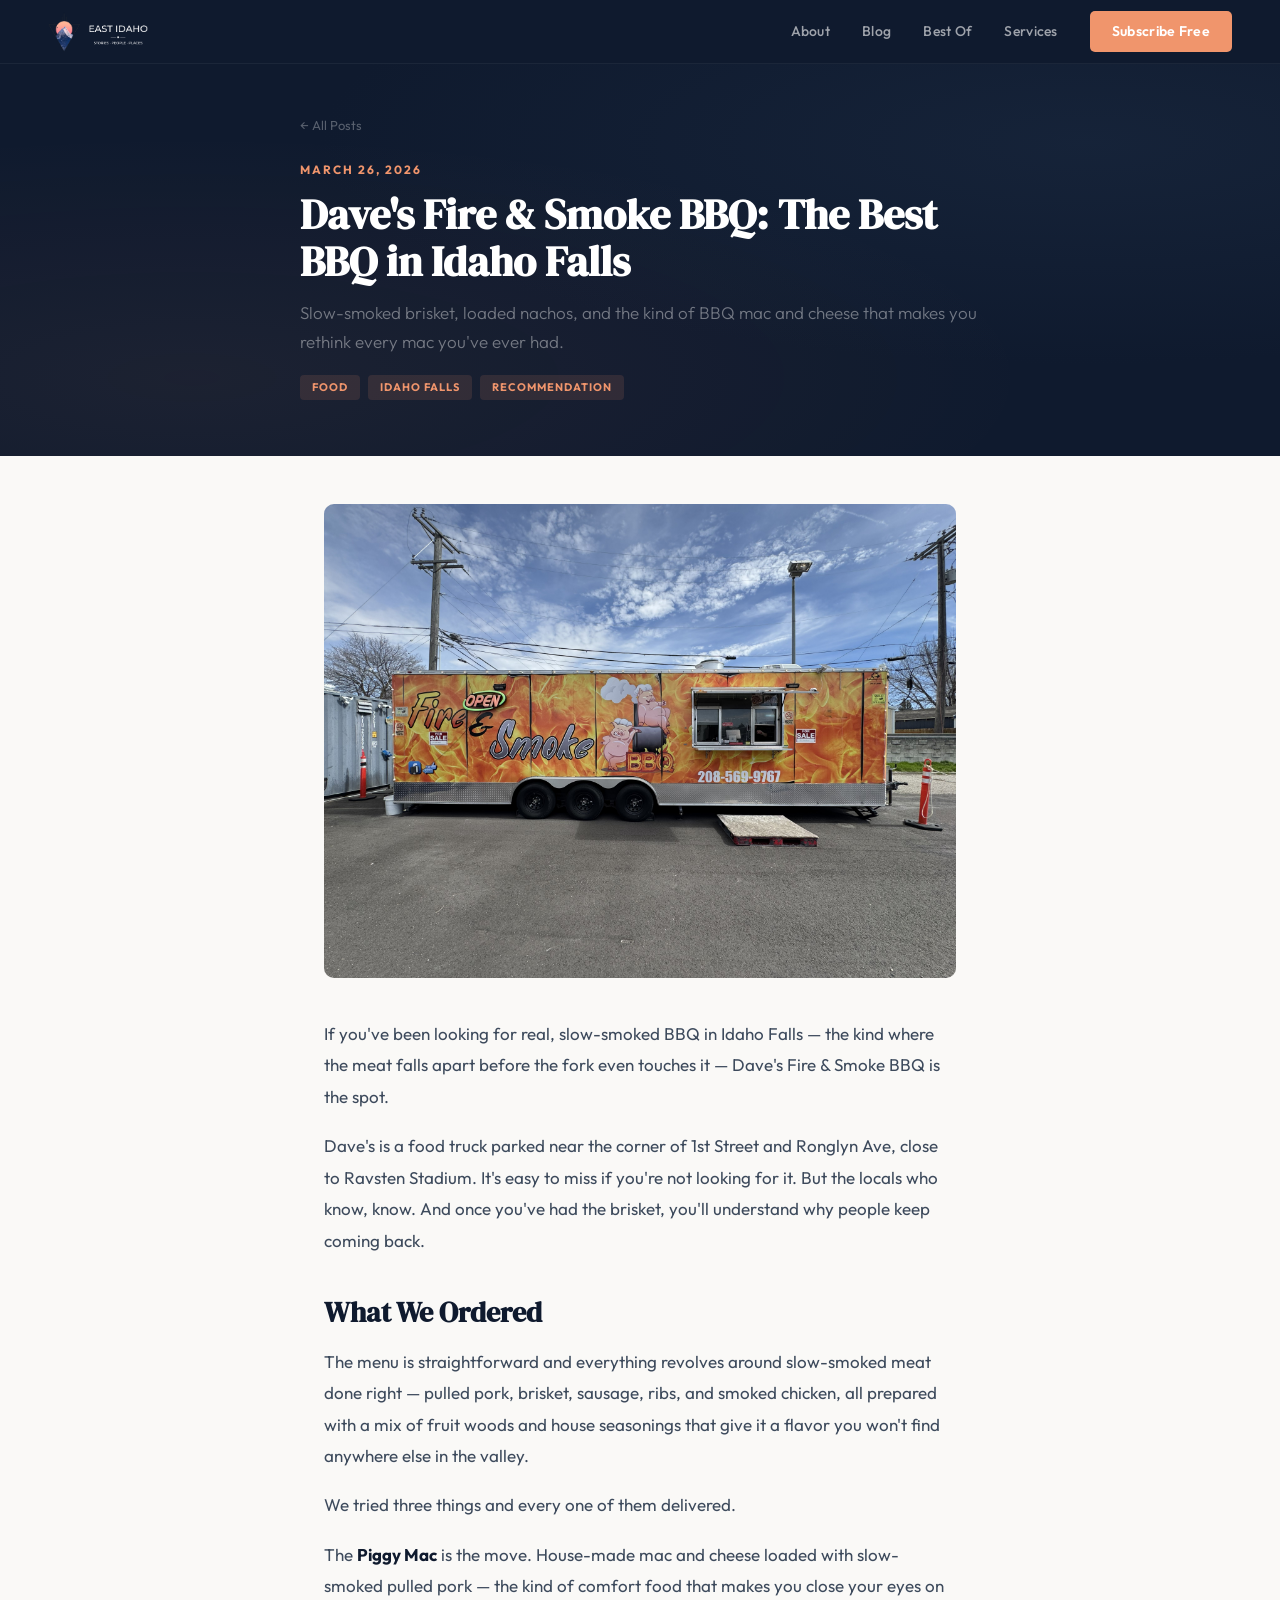
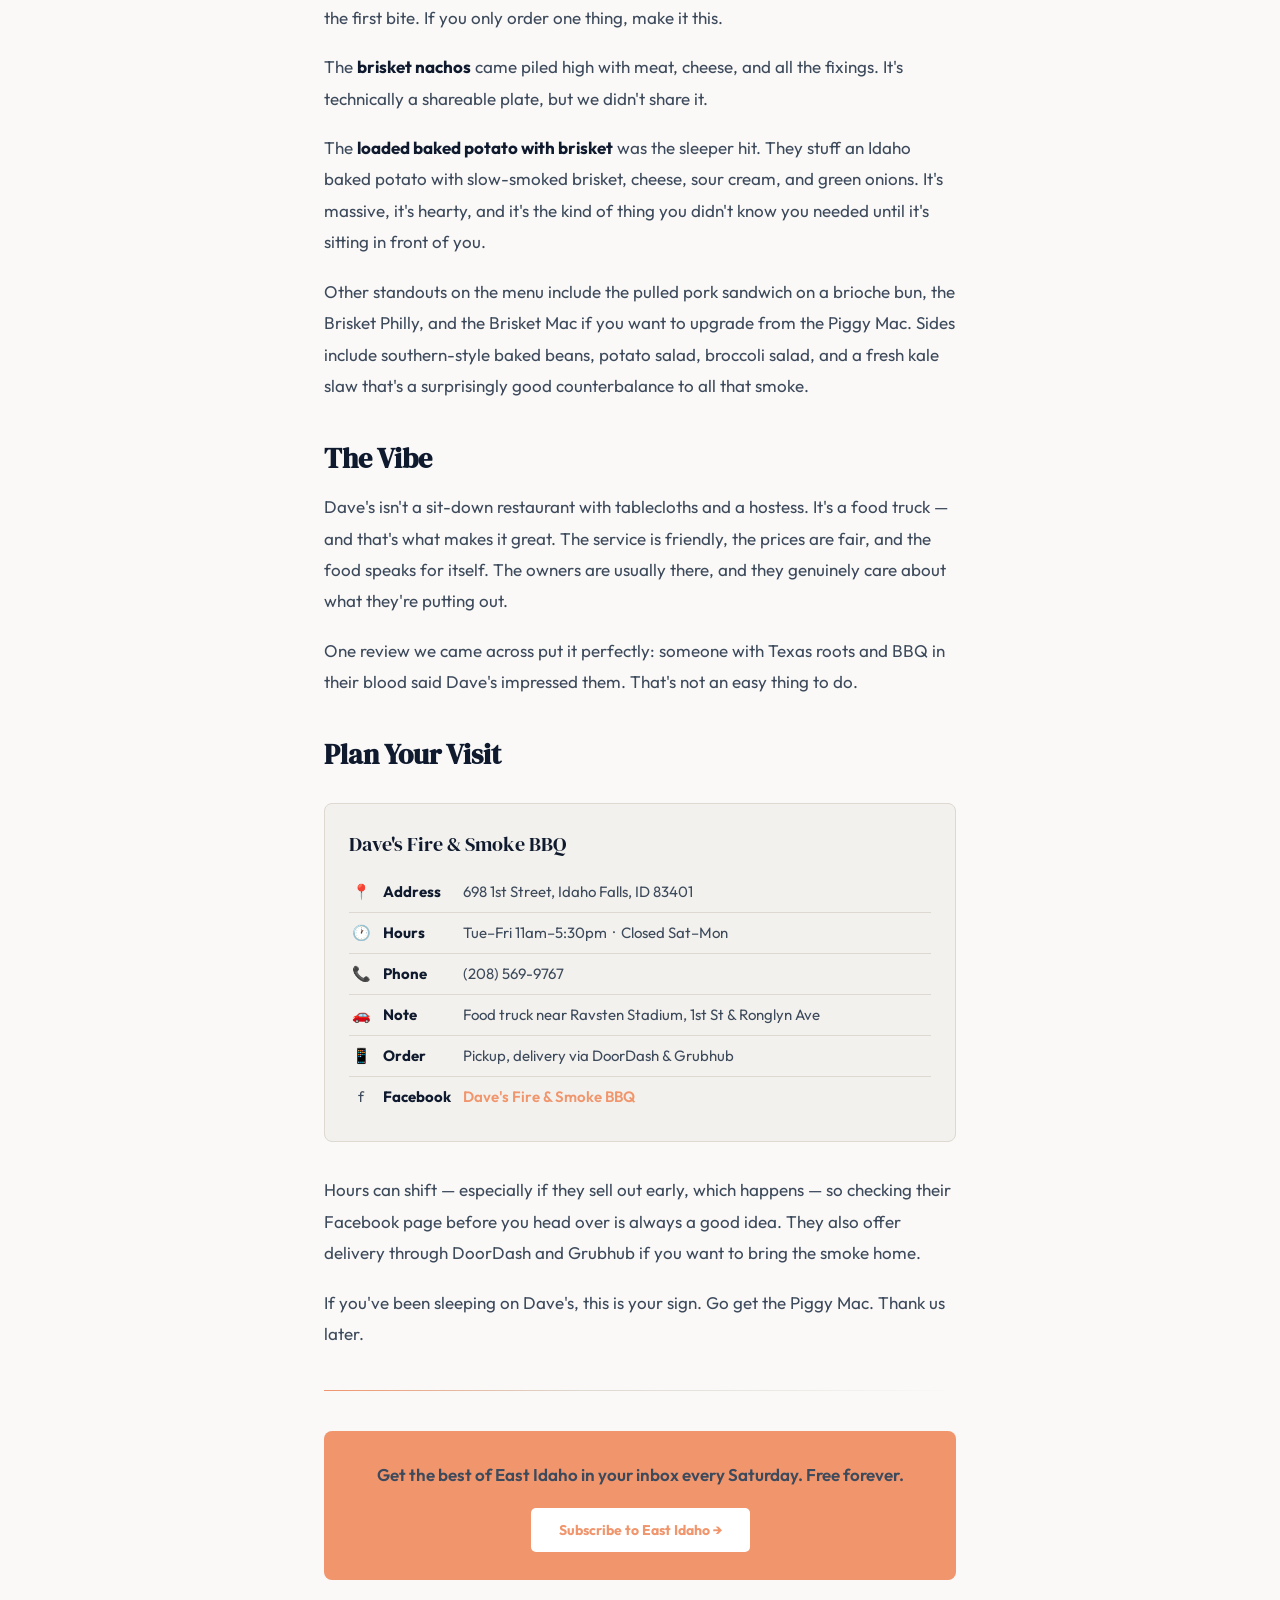
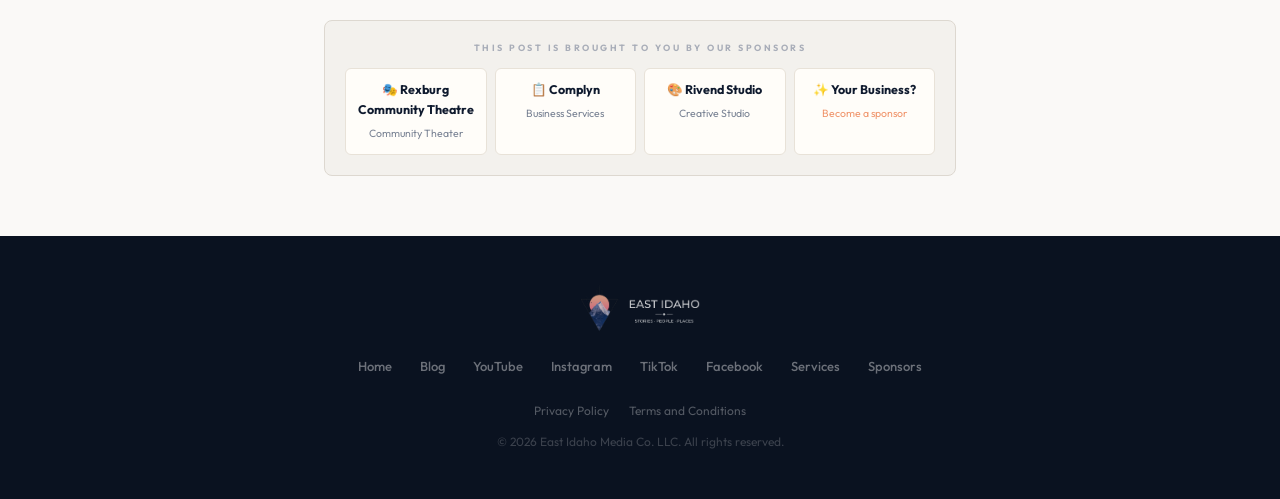
<file: blog/daves-fire-and-smoke-bbq.html>
<!DOCTYPE html>
<html lang="en">
<head>
<meta charset="UTF-8">
<meta name="viewport" content="width=device-width, initial-scale=1.0">
<title>Dave's Fire & Smoke BBQ: The Best BBQ in Idaho Falls — East Idaho</title>
<meta name="description" content="Dave's Fire & Smoke BBQ serves up slow-smoked brisket, pulled pork, loaded nachos, and the best BBQ mac and cheese in Idaho Falls. Here's everything you need to know.">
<link rel="icon" type="image/png" href="/logo-icon.png">
<link rel="apple-touch-icon" href="/logo-icon.png">
<meta name="theme-color" content="#0f1a2e">

<meta property="og:type" content="article">
<meta property="og:url" content="https://eastidaho.com/blog/daves-fire-and-smoke-bbq.html">
<meta property="og:title" content="Dave's Fire & Smoke BBQ: The Best BBQ in Idaho Falls">
<meta property="og:description" content="Slow-smoked brisket, loaded nachos, and the best BBQ mac and cheese in Idaho Falls. Here's everything you need to know.">
<meta property="og:image" content="https://eastidaho.com/og-image.png">
<meta property="og:site_name" content="East Idaho">
<meta name="twitter:card" content="summary_large_image">

<link rel="stylesheet" href="/styles.css">
<style>
  /* Page-specific: blog article */
  .article-body img.hero-img { background: var(--navy-mid); }
</style>
</head>
<body>

<!-- Nav -->
<nav class="sticky">
  <a class="nav-logo" href="/"><img src="/logo-white.png" alt="East Idaho"></a>
  <div class="nav-links">
    <a href="/#about">About</a>
    <a href="/blog/">Blog</a>
    <a href="/#best-of">Best Of</a>
    <a href="/services.html">Services</a>
    <a class="nav-cta" href="https://eastidaho.com/#subscribe">Subscribe Free</a>
  </div>
</nav>

<!-- Article Header -->
<div class="page-header">
  <div class="page-header-inner">
    <a class="page-header-back" href="/blog/">← All Posts</a>
    <div class="page-header-meta">March 26, 2026</div>
    <h1 class="page-header-title">Dave's Fire & Smoke BBQ: The Best BBQ in Idaho Falls</h1>
    <p class="page-header-subtitle">Slow-smoked brisket, loaded nachos, and the kind of BBQ mac and cheese that makes you rethink every mac you've ever had.</p>
    <div class="page-header-tags">
      <span class="page-header-tag">Food</span>
      <span class="page-header-tag">Idaho Falls</span>
      <span class="page-header-tag">Recommendation</span>
    </div>
  </div>
</div>

<!-- Article Body -->
<div class="article-body">

  <img class="hero-img" src="/blog/images/daves-bbq.jpg" alt="Dave's Fire & Smoke BBQ in Idaho Falls">

  <p>If you've been looking for real, slow-smoked BBQ in Idaho Falls — the kind where the meat falls apart before the fork even touches it — Dave's Fire & Smoke BBQ is the spot.</p>

  <p>Dave's is a food truck parked near the corner of 1st Street and Ronglyn Ave, close to Ravsten Stadium. It's easy to miss if you're not looking for it. But the locals who know, know. And once you've had the brisket, you'll understand why people keep coming back.</p>

  <h2>What We Ordered</h2>

  <p>The menu is straightforward and everything revolves around slow-smoked meat done right — pulled pork, brisket, sausage, ribs, and smoked chicken, all prepared with a mix of fruit woods and house seasonings that give it a flavor you won't find anywhere else in the valley.</p>

  <p>We tried three things and every one of them delivered.</p>

  <p>The <strong>Piggy Mac</strong> is the move. House-made mac and cheese loaded with slow-smoked pulled pork — the kind of comfort food that makes you close your eyes on the first bite. If you only order one thing, make it this.</p>

  <p>The <strong>brisket nachos</strong> came piled high with meat, cheese, and all the fixings. It's technically a shareable plate, but we didn't share it.</p>

  <p>The <strong>loaded baked potato with brisket</strong> was the sleeper hit. They stuff an Idaho baked potato with slow-smoked brisket, cheese, sour cream, and green onions. It's massive, it's hearty, and it's the kind of thing you didn't know you needed until it's sitting in front of you.</p>

  <p>Other standouts on the menu include the pulled pork sandwich on a brioche bun, the Brisket Philly, and the Brisket Mac if you want to upgrade from the Piggy Mac. Sides include southern-style baked beans, potato salad, broccoli salad, and a fresh kale slaw that's a surprisingly good counterbalance to all that smoke.</p>

  <h2>The Vibe</h2>

  <p>Dave's isn't a sit-down restaurant with tablecloths and a hostess. It's a food truck — and that's what makes it great. The service is friendly, the prices are fair, and the food speaks for itself. The owners are usually there, and they genuinely care about what they're putting out.</p>

  <p>One review we came across put it perfectly: someone with Texas roots and BBQ in their blood said Dave's impressed them. That's not an easy thing to do.</p>

  <h2>Plan Your Visit</h2>

  <div class="info-box">
    <div class="info-box-title">Dave's Fire & Smoke BBQ</div>
    <div class="info-row">
      <span class="info-icon">📍</span>
      <span class="info-label">Address</span>
      <span>698 1st Street, Idaho Falls, ID 83401</span>
    </div>
    <div class="info-row">
      <span class="info-icon">🕐</span>
      <span class="info-label">Hours</span>
      <span>Tue–Fri 11am–5:30pm &nbsp;·&nbsp; Closed Sat–Mon</span>
    </div>
    <div class="info-row">
      <span class="info-icon">📞</span>
      <span class="info-label">Phone</span>
      <span>(208) 569-9767</span>
    </div>
    <div class="info-row">
      <span class="info-icon">🚗</span>
      <span class="info-label">Note</span>
      <span>Food truck near Ravsten Stadium, 1st St & Ronglyn Ave</span>
    </div>
    <div class="info-row">
      <span class="info-icon">📱</span>
      <span class="info-label">Order</span>
      <span>Pickup, delivery via DoorDash & Grubhub</span>
    </div>
    <div class="info-row">
      <span class="info-icon">f</span>
      <span class="info-label">Facebook</span>
      <span><a href="https://www.facebook.com/SmokeforBBQ/" target="_blank" style="color:var(--coral);text-decoration:none;font-weight:600;">Dave's Fire & Smoke BBQ</a></span>
    </div>
  </div>

  <p>Hours can shift — especially if they sell out early, which happens — so checking their Facebook page before you head over is always a good idea. They also offer delivery through DoorDash and Grubhub if you want to bring the smoke home.</p>

  <p>If you've been sleeping on Dave's, this is your sign. Go get the Piggy Mac. Thank us later.</p>

  <div class="divider"></div>

  <!-- Subscribe CTA -->
  <div class="subscribe-cta">
    <p>Get the best of East Idaho in your inbox every Saturday. Free forever.</p>
    <a href="#" onclick="document.getElementById('subscribe-modal').classList.add('active'); return false;">Subscribe to East Idaho →</a>
  </div>

  <!-- Sponsors -->
  <div class="sponsors-bar">
    <div class="sponsors-label">This Post Is Brought to You by Our Sponsors</div>
    <div class="sponsors-grid-sm">
      <a class="sponsor-item-sm" href="https://rctheatre.org" target="_blank">
        <span class="sponsor-name">🎭 Rexburg Community Theatre</span>
        <span class="sponsor-type">Community Theater</span>
      </a>
      <a class="sponsor-item-sm" href="https://complyn.com" target="_blank">
        <span class="sponsor-name">📋 Complyn</span>
        <span class="sponsor-type">Business Services</span>
      </a>
      <a class="sponsor-item-sm" href="https://rivendstudio.com" target="_blank">
        <span class="sponsor-name">🎨 Rivend Studio</span>
        <span class="sponsor-type">Creative Studio</span>
      </a>
      <a class="sponsor-item-sm" href="https://eastidaho.com/sponsors">
        <span class="sponsor-name">✨ Your Business?</span>
        <span class="sponsor-type" style="color:var(--coral);">Become a sponsor</span>
      </a>
    </div>
  </div>

</div>

<!-- Footer -->
<footer>
  <div class="footer-logo"><img src="/logo-white.png" alt="East Idaho"></div>
  <div class="footer-links">
    <a href="/">Home</a>
    <a href="/blog/">Blog</a>
    <a href="https://www.youtube.com/@eastidahomedia" target="_blank">YouTube</a>
    <a href="https://www.instagram.com/east.idaho" target="_blank">Instagram</a>
    <a href="https://www.tiktok.com/@eastidaho" target="_blank">TikTok</a>
    <a href="https://www.facebook.com/eastidahomedia" target="_blank">Facebook</a>
    <a href="/services.html">Services</a>
    <a href="/sponsors.html">Sponsors</a>
  </div>
  <div class="footer-legal">
    <div class="footer-legal-links">
      <a href="/privacy.html">Privacy Policy</a>
      <a href="/terms.html">Terms and Conditions</a>
    </div>
    © 2026 East Idaho Media Co. LLC. All rights reserved.
  </div>
</footer>

<!-- Subscribe Modal -->
<div class="modal-overlay" id="subscribe-modal" onclick="if(event.target===this)this.classList.remove('active')">
  <div class="modal">
    <button class="modal-close" onclick="document.getElementById('subscribe-modal').classList.remove('active')">&times;</button>
    <div class="modal-eyebrow">Join the Community</div>
    <div class="modal-title">Get East Idaho in your inbox every Saturday.</div>
    <p class="modal-text">Local stories, honest recommendations, weekend plans, and the stuff worth knowing. One email a week. Free forever.</p>
    <form class="modal-form" onsubmit="subscribeFromBlog(event, this)">
      <input type="email" placeholder="you@email.com" required>
      <button type="submit">Subscribe</button>
    </form>
    <div class="modal-form-message"></div>
  </div>
</div>

<script>
async function subscribeFromBlog(event, form) {
  event.preventDefault();
  var email = form.querySelector('input[type="email"]').value;
  var button = form.querySelector('button');
  var messageEl = form.nextElementSibling;
  var originalText = button.textContent;
  button.disabled = true;
  button.textContent = 'Subscribing...';
  try {
    var response = await fetch('/api/subscribe', {
      method: 'POST',
      headers: { 'Content-Type': 'application/json' },
      body: JSON.stringify({ email: email })
    });
    if (response.ok) {
      form.style.display = 'none';
      messageEl.style.display = 'block';
      messageEl.style.color = '#4ade80';
      messageEl.textContent = "You're in! Welcome to East Idaho.";
    } else {
      button.disabled = false;
      button.textContent = originalText;
      messageEl.style.display = 'block';
      messageEl.style.color = '#fcb498';
      messageEl.textContent = 'Something went wrong. Please try again.';
    }
  } catch (err) {
    button.disabled = false;
    button.textContent = originalText;
    messageEl.style.display = 'block';
    messageEl.style.color = '#fcb498';
    messageEl.textContent = 'Something went wrong. Please try again.';
  }
}
</script>

</body>
</html>
</file>
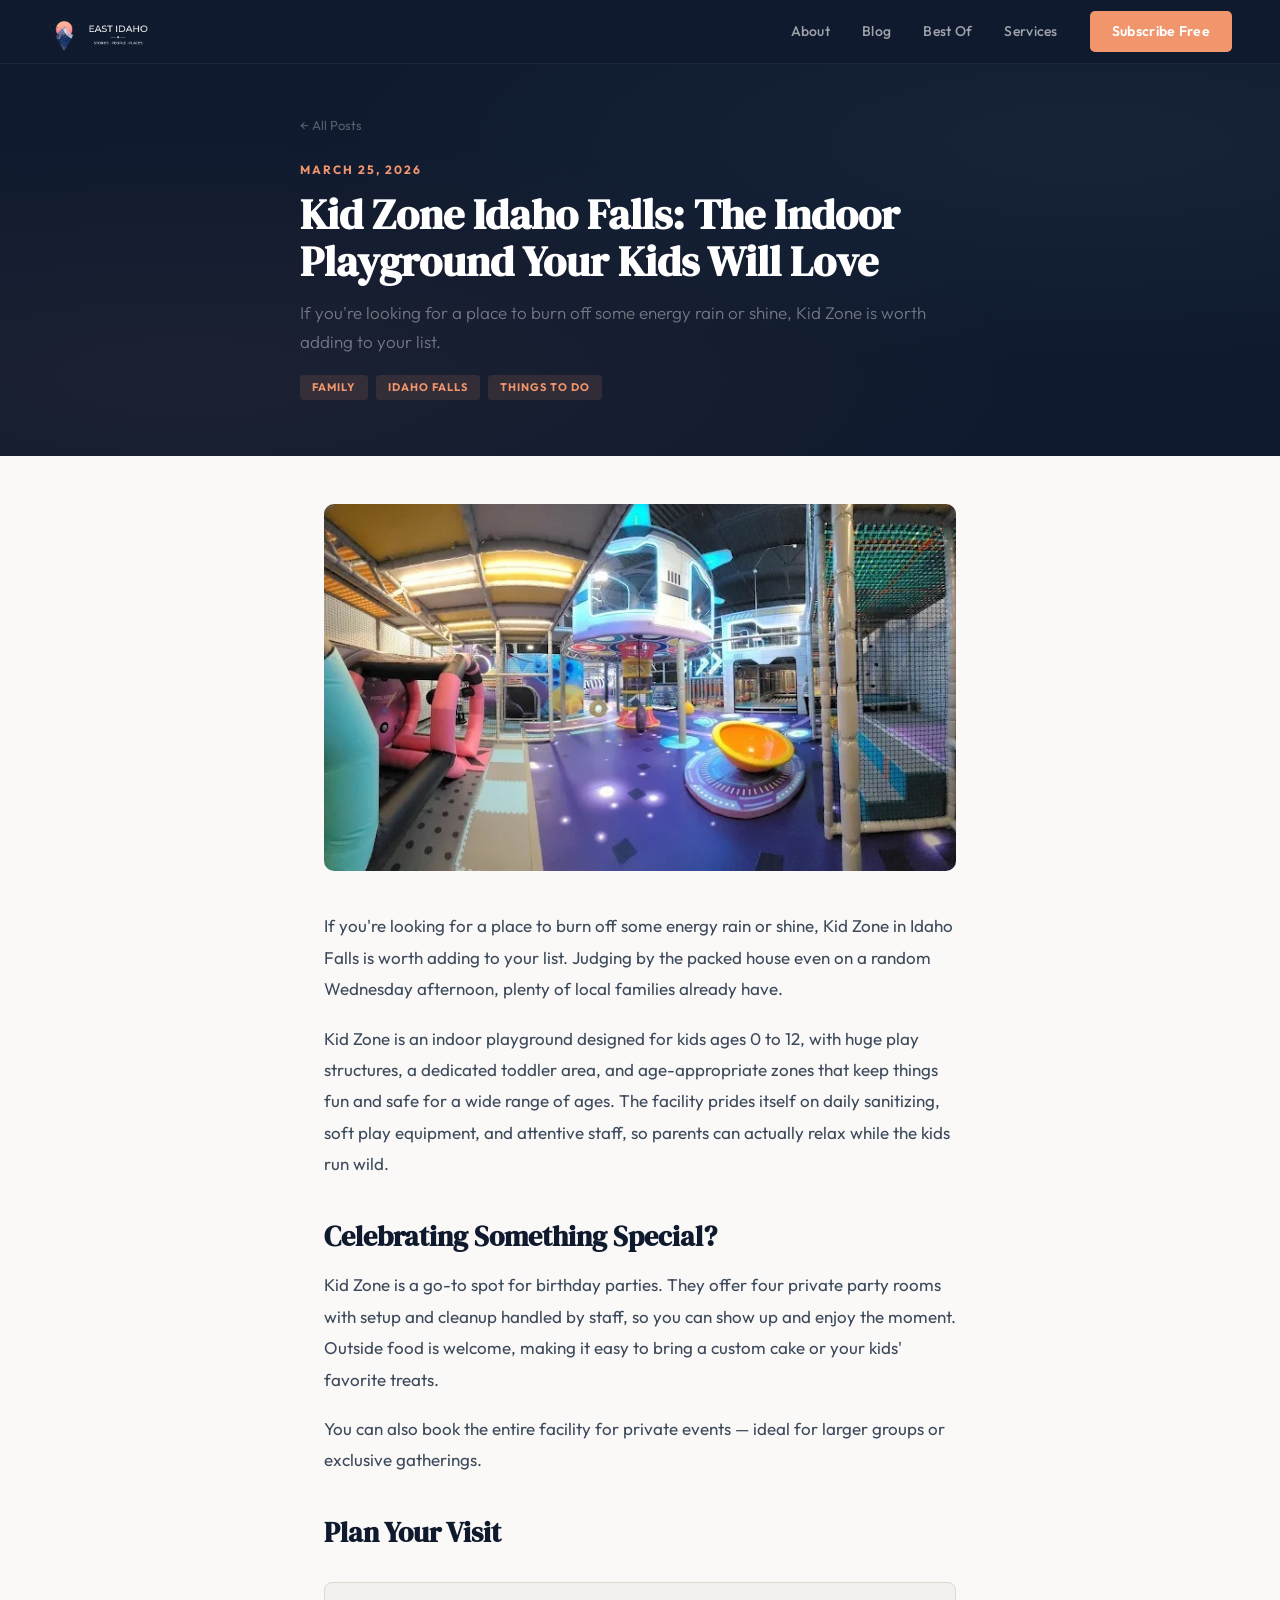
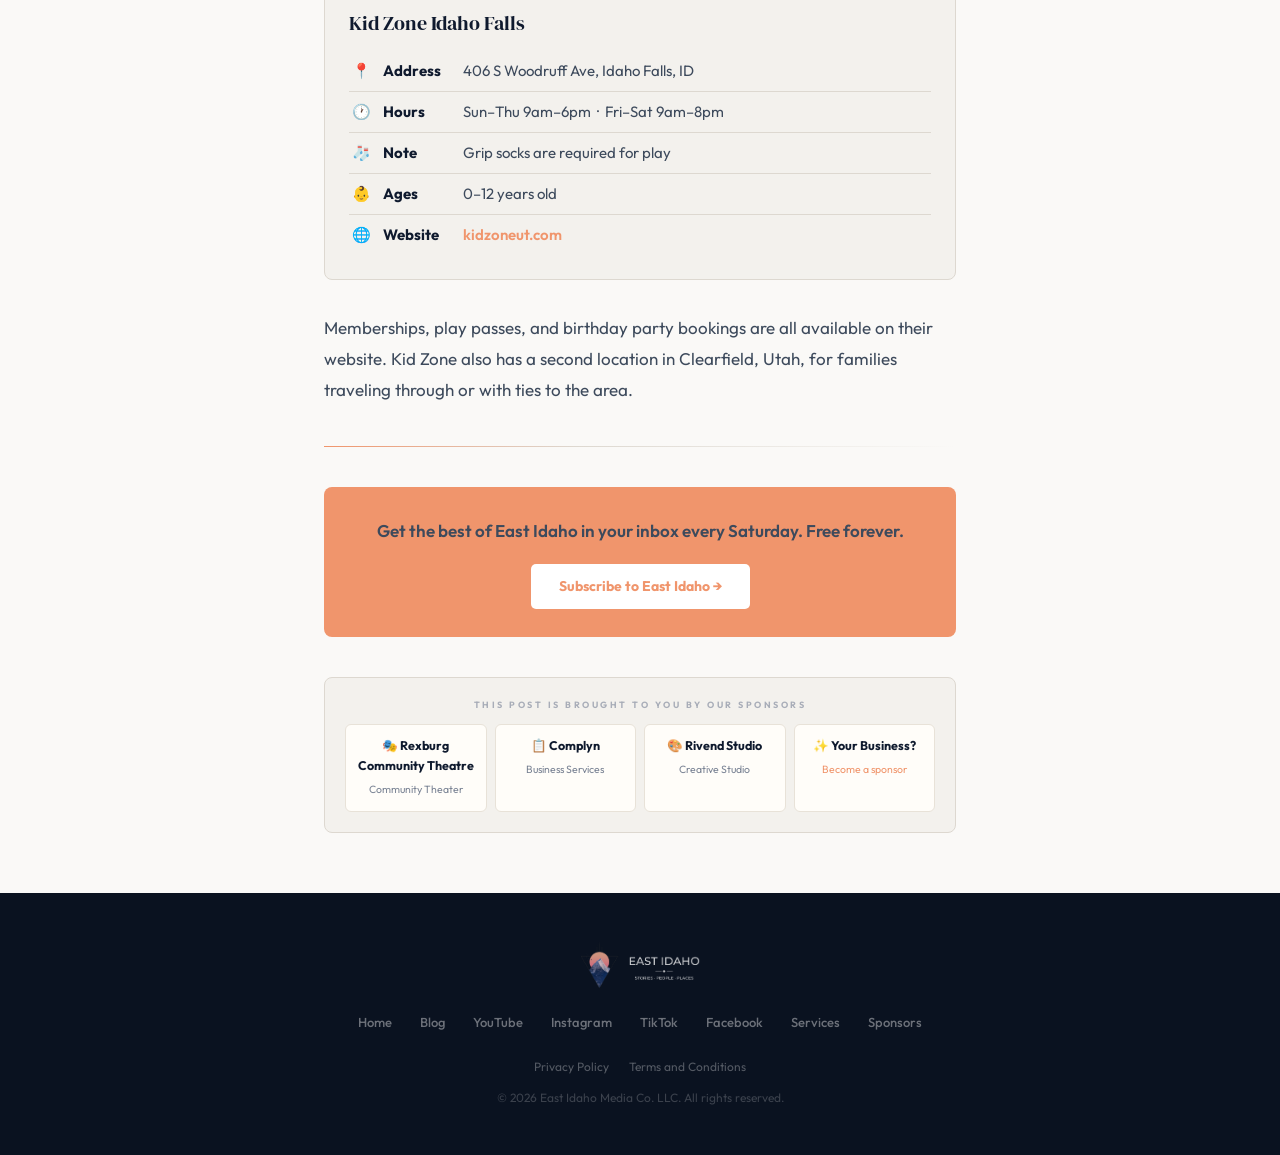
<file: blog/kid-zone-idaho-falls.html>
<!DOCTYPE html>
<html lang="en">
<head>
<meta charset="UTF-8">
<meta name="viewport" content="width=device-width, initial-scale=1.0">
<title>Kid Zone Idaho Falls: The Indoor Playground Your Kids Will Love — East Idaho</title>
<meta name="description" content="Kid Zone is an indoor playground in Idaho Falls designed for kids ages 0–12, with huge play structures, a toddler area, birthday party rooms, and daily sanitizing.">
<link rel="icon" type="image/png" href="/logo-icon.png">
<link rel="apple-touch-icon" href="/logo-icon.png">
<meta name="theme-color" content="#0f1a2e">

<meta property="og:type" content="article">
<meta property="og:url" content="https://eastidaho.com/blog/kid-zone-idaho-falls.html">
<meta property="og:title" content="Kid Zone Idaho Falls: The Indoor Playground Your Kids Will Love">
<meta property="og:description" content="If you're looking for a place to burn off some energy rain or shine, Kid Zone in Idaho Falls is worth adding to your list.">
<meta property="og:image" content="https://eastidaho.com/og-image.png">
<meta property="og:site_name" content="East Idaho">
<meta name="twitter:card" content="summary_large_image">

<link rel="stylesheet" href="/styles.css">
<style>
  /* Page-specific: blog article */
  .article-body img.hero-img { background: var(--navy-mid); }
</style>
</head>
<body>

<!-- Nav -->
<nav class="sticky">
  <a class="nav-logo" href="/"><img src="/logo-white.png" alt="East Idaho"></a>
  <div class="nav-links">
    <a href="/#about">About</a>
    <a href="/blog/">Blog</a>
    <a href="/#best-of">Best Of</a>
    <a href="/services.html">Services</a>
    <a class="nav-cta" href="https://eastidaho.com/#subscribe">Subscribe Free</a>
  </div>
</nav>

<!-- Article Header -->
<div class="page-header">
  <div class="page-header-inner">
    <a class="page-header-back" href="/blog/">← All Posts</a>
    <div class="page-header-meta">March 25, 2026</div>
    <h1 class="page-header-title">Kid Zone Idaho Falls: The Indoor Playground Your Kids Will Love</h1>
    <p class="page-header-subtitle">If you're looking for a place to burn off some energy rain or shine, Kid Zone is worth adding to your list.</p>
    <div class="page-header-tags">
      <span class="page-header-tag">Family</span>
      <span class="page-header-tag">Idaho Falls</span>
      <span class="page-header-tag">Things to Do</span>
    </div>
  </div>
</div>

<!-- Article Body -->
<div class="article-body">

  <img class="hero-img" src="/blog/images/kid-zone.jpg" alt="Kid Zone Idaho Falls indoor playground">

  <p>If you're looking for a place to burn off some energy rain or shine, Kid Zone in Idaho Falls is worth adding to your list. Judging by the packed house even on a random Wednesday afternoon, plenty of local families already have.</p>

  <p>Kid Zone is an indoor playground designed for kids ages 0 to 12, with huge play structures, a dedicated toddler area, and age-appropriate zones that keep things fun and safe for a wide range of ages. The facility prides itself on daily sanitizing, soft play equipment, and attentive staff, so parents can actually relax while the kids run wild.</p>

  <h2>Celebrating Something Special?</h2>

  <p>Kid Zone is a go-to spot for birthday parties. They offer four private party rooms with setup and cleanup handled by staff, so you can show up and enjoy the moment. Outside food is welcome, making it easy to bring a custom cake or your kids' favorite treats.</p>

  <p>You can also book the entire facility for private events — ideal for larger groups or exclusive gatherings.</p>

  <h2>Plan Your Visit</h2>

  <div class="info-box">
    <div class="info-box-title">Kid Zone Idaho Falls</div>
    <div class="info-row">
      <span class="info-icon">📍</span>
      <span class="info-label">Address</span>
      <span>406 S Woodruff Ave, Idaho Falls, ID</span>
    </div>
    <div class="info-row">
      <span class="info-icon">🕐</span>
      <span class="info-label">Hours</span>
      <span>Sun–Thu 9am–6pm &nbsp;·&nbsp; Fri–Sat 9am–8pm</span>
    </div>
    <div class="info-row">
      <span class="info-icon">🧦</span>
      <span class="info-label">Note</span>
      <span>Grip socks are required for play</span>
    </div>
    <div class="info-row">
      <span class="info-icon">👶</span>
      <span class="info-label">Ages</span>
      <span>0–12 years old</span>
    </div>
    <div class="info-row">
      <span class="info-icon">🌐</span>
      <span class="info-label">Website</span>
      <span><a href="https://kidzoneut.com" target="_blank" style="color:#f0956c;text-decoration:none;font-weight:600;">kidzoneut.com</a></span>
    </div>
  </div>

  <p>Memberships, play passes, and birthday party bookings are all available on their website. Kid Zone also has a second location in Clearfield, Utah, for families traveling through or with ties to the area.</p>

  <div class="divider"></div>

  <!-- Subscribe CTA -->
  <div class="subscribe-cta">
    <p>Get the best of East Idaho in your inbox every Saturday. Free forever.</p>
    <a href="#" onclick="document.getElementById('subscribe-modal').classList.add('active'); return false;">Subscribe to East Idaho →</a>
  </div>

  <!-- Sponsors -->
  <div class="sponsors-bar">
    <div class="sponsors-label">This Post Is Brought to You by Our Sponsors</div>
    <div class="sponsors-grid-sm">
      <a class="sponsor-item-sm" href="https://rctheatre.org" target="_blank">
        <span class="sponsor-name">🎭 Rexburg Community Theatre</span>
        <span class="sponsor-type">Community Theater</span>
      </a>
      <a class="sponsor-item-sm" href="https://complyn.com" target="_blank">
        <span class="sponsor-name">📋 Complyn</span>
        <span class="sponsor-type">Business Services</span>
      </a>
      <a class="sponsor-item-sm" href="https://rivendstudio.com" target="_blank">
        <span class="sponsor-name">🎨 Rivend Studio</span>
        <span class="sponsor-type">Creative Studio</span>
      </a>
      <a class="sponsor-item-sm" href="https://eastidaho.com/sponsors">
        <span class="sponsor-name">✨ Your Business?</span>
        <span class="sponsor-type" style="color:var(--coral);">Become a sponsor</span>
      </a>
    </div>
  </div>

</div>

<!-- Footer -->
<footer>
  <div class="footer-logo"><img src="/logo-white.png" alt="East Idaho"></div>
  <div class="footer-links">
    <a href="/">Home</a>
    <a href="/blog/">Blog</a>
    <a href="https://www.youtube.com/@eastidahomedia" target="_blank">YouTube</a>
    <a href="https://www.instagram.com/east.idaho" target="_blank">Instagram</a>
    <a href="https://www.tiktok.com/@eastidaho" target="_blank">TikTok</a>
    <a href="https://www.facebook.com/eastidahomedia" target="_blank">Facebook</a>
    <a href="/services.html">Services</a>
    <a href="/sponsors.html">Sponsors</a>
  </div>
  <div class="footer-legal">
    <div class="footer-legal-links">
      <a href="/privacy.html">Privacy Policy</a>
      <a href="/terms.html">Terms and Conditions</a>
    </div>
    © 2026 East Idaho Media Co. LLC. All rights reserved.
  </div>
</footer>

<!-- Subscribe Modal -->
<div class="modal-overlay" id="subscribe-modal" onclick="if(event.target===this)this.classList.remove('active')">
  <div class="modal">
    <button class="modal-close" onclick="document.getElementById('subscribe-modal').classList.remove('active')">&times;</button>
    <div class="modal-eyebrow">Join the Community</div>
    <div class="modal-title">Get East Idaho in your inbox every Saturday.</div>
    <p class="modal-text">Local stories, honest recommendations, weekend plans, and the stuff worth knowing. One email a week. Free forever.</p>
    <form class="modal-form" onsubmit="subscribeFromBlog(event, this)">
      <input type="email" placeholder="you@email.com" required>
      <button type="submit">Subscribe</button>
    </form>
    <div class="modal-form-message"></div>
  </div>
</div>

<script>
async function subscribeFromBlog(event, form) {
  event.preventDefault();
  var email = form.querySelector('input[type="email"]').value;
  var button = form.querySelector('button');
  var messageEl = form.nextElementSibling;
  var originalText = button.textContent;
  button.disabled = true;
  button.textContent = 'Subscribing...';
  try {
    var response = await fetch('/api/subscribe', {
      method: 'POST',
      headers: { 'Content-Type': 'application/json' },
      body: JSON.stringify({ email: email })
    });
    if (response.ok) {
      form.style.display = 'none';
      messageEl.style.display = 'block';
      messageEl.style.color = '#4ade80';
      messageEl.textContent = "You're in! Welcome to East Idaho.";
    } else {
      button.disabled = false;
      button.textContent = originalText;
      messageEl.style.display = 'block';
      messageEl.style.color = '#fcb498';
      messageEl.textContent = 'Something went wrong. Please try again.';
    }
  } catch (err) {
    button.disabled = false;
    button.textContent = originalText;
    messageEl.style.display = 'block';
    messageEl.style.color = '#fcb498';
    messageEl.textContent = 'Something went wrong. Please try again.';
  }
}
</script>

</body>
</html>
</file>
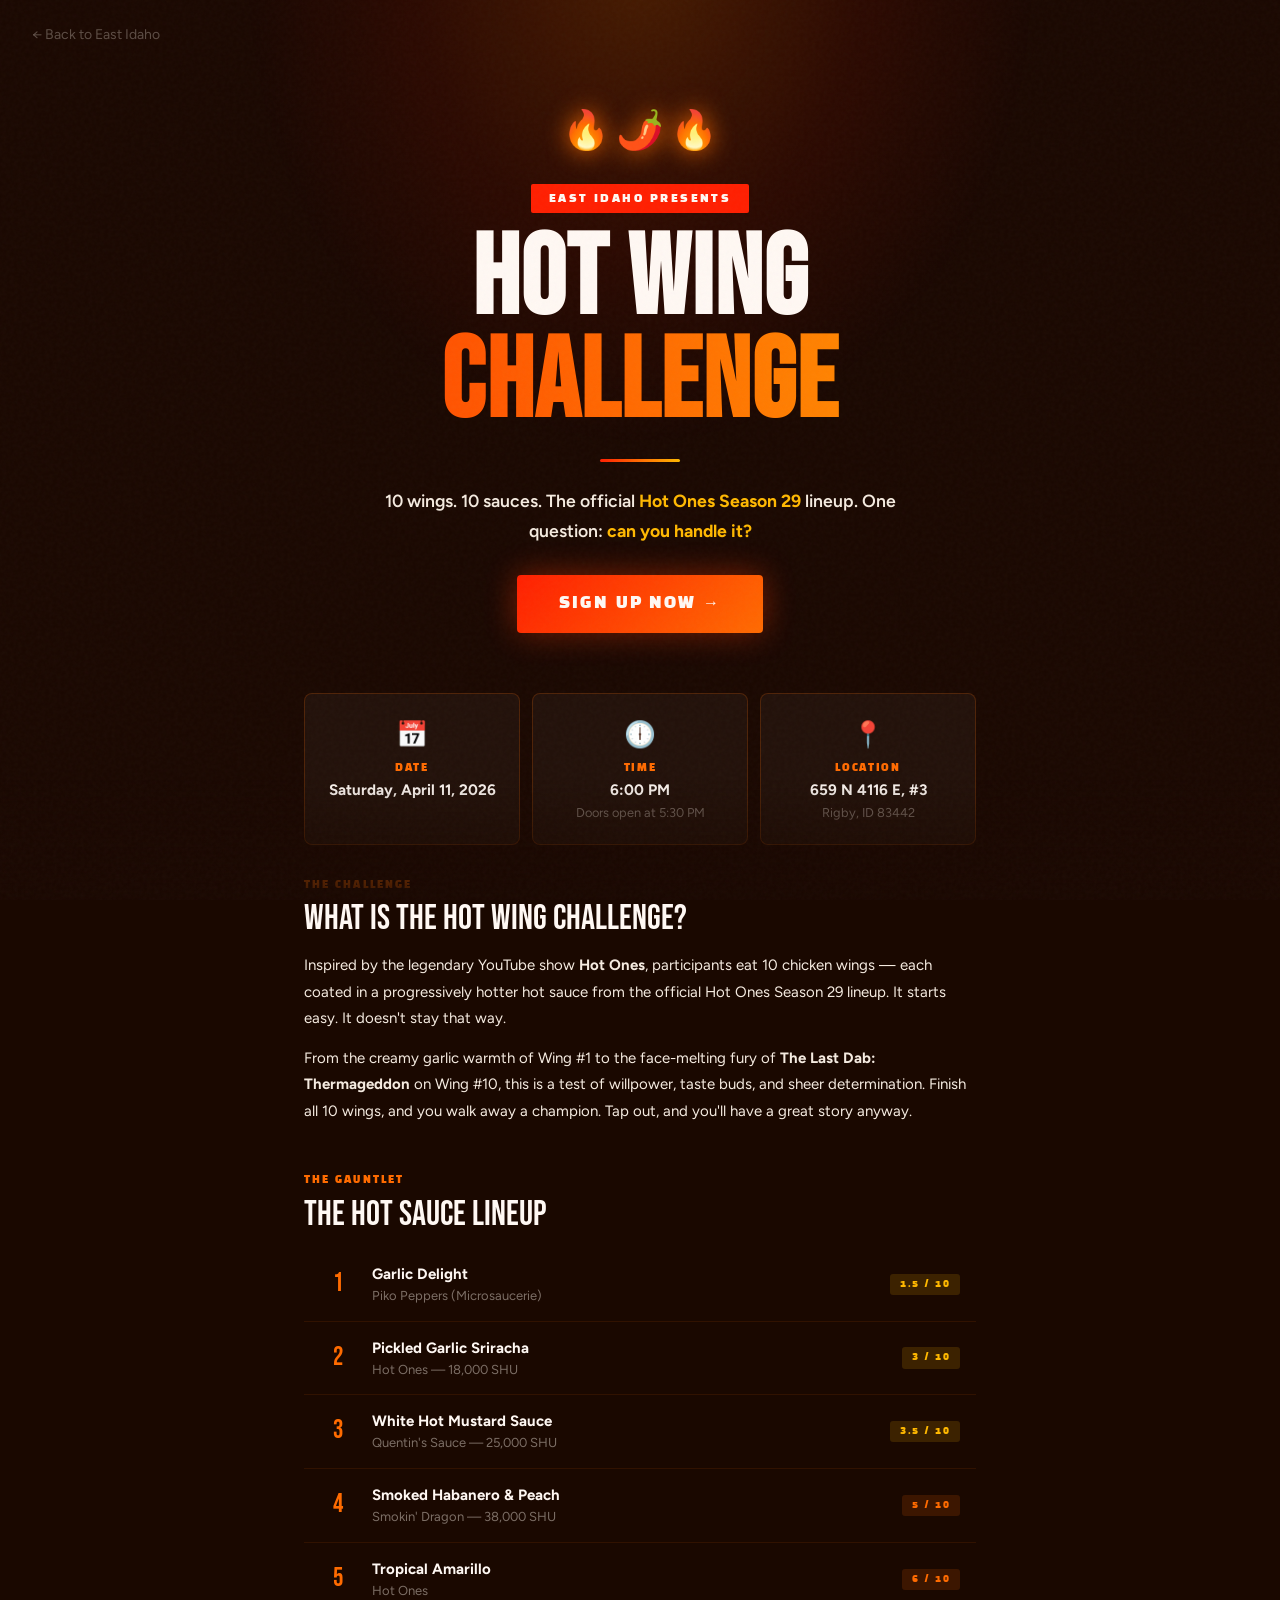
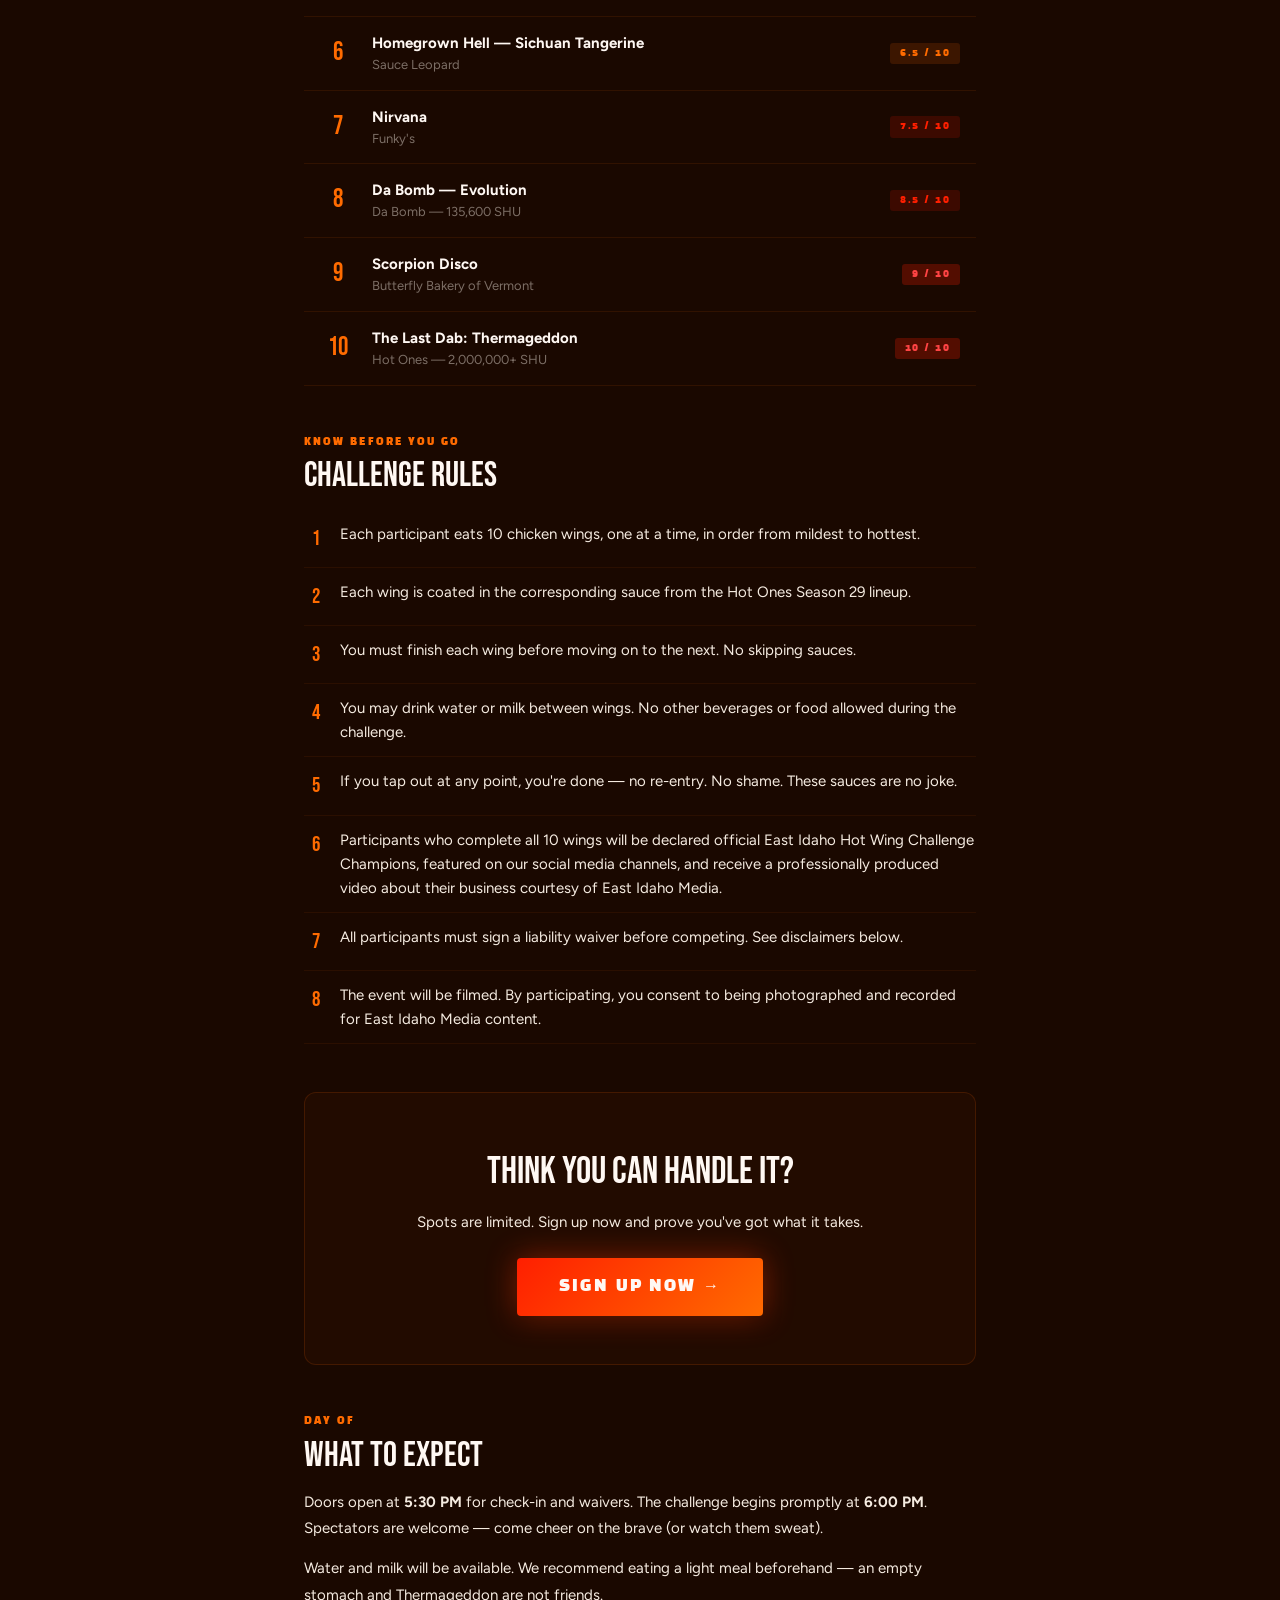
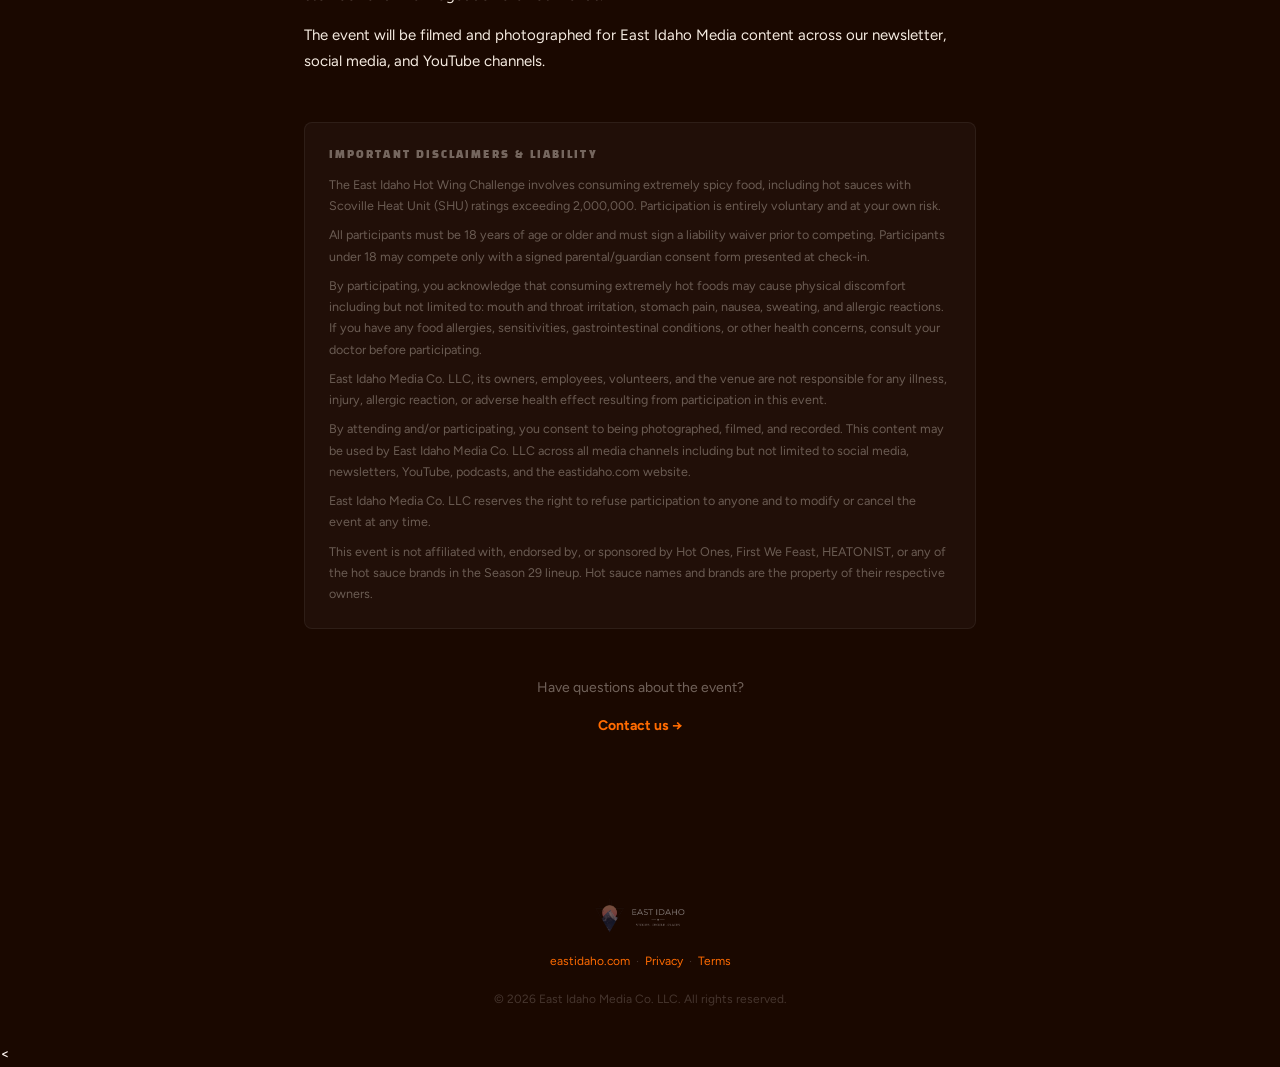
<file: events/hot-wing-challenge.html>
<!DOCTYPE html>
<html lang="en">
<head>
<meta charset="UTF-8">
<meta name="viewport" content="width=device-width, initial-scale=1.0">
<title>East Idaho Hot Wing Challenge — April 11, 2026</title>
<meta name="description" content="The East Idaho Hot Wing Challenge. 10 wings. 10 sauces. Following the Hot Ones Season 29 lineup. April 11, 2026 at 6:00 PM in Rigby, Idaho. Do you have what it takes?">
<link rel="icon" type="image/png" href="/logo-icon.png">
<link rel="apple-touch-icon" href="/logo-icon.png">
<meta name="theme-color" content="#1A0800">

<meta property="og:type" content="website">
<meta property="og:url" content="https://eastidaho.com/events/hot-wing-challenge.html">
<meta property="og:title" content="East Idaho Hot Wing Challenge — April 11, 2026">
<meta property="og:description" content="10 wings. 10 sauces. The Hot Ones Season 29 lineup. Do you have what it takes?">
<meta property="og:image" content="https://eastidaho.com/og-hot-wings.png">

<link href="https://fonts.googleapis.com/css2?family=Black+Han+Sans&family=Bebas+Neue&family=Figtree:wght@400;600;700&display=swap" rel="stylesheet">
<style>
  :root {
    --fire-1: #FF1F00; --fire-2: #FF6B00; --fire-3: #FFB800;
    --char: #1A0800; --smoke: #2E1A0E; --ash: #F5EBE0; --white: #FFF8F3;
  }
  *, *::before, *::after { box-sizing: border-box; margin: 0; padding: 0; }
  html { scroll-behavior: smooth; }
  body { min-height: 100vh; background: var(--char); color: var(--white); font-family: 'Figtree', sans-serif; overflow-x: hidden; line-height: 1.6; }
  body::before { content: ''; position: fixed; inset: 0; background-image: url("data:image/svg+xml,%3Csvg viewBox='0 0 256 256' xmlns='http://www.w3.org/2000/svg'%3E%3Cfilter id='n'%3E%3CfeTurbulence type='fractalNoise' baseFrequency='0.9' numOctaves='4' stitchTiles='stitch'/%3E%3C/filter%3E%3Crect width='100%25' height='100%25' filter='url(%23n)' opacity='0.08'/%3E%3C/svg%3E"); pointer-events: none; z-index: 100; opacity: 0.4; }
  body::after { content: ''; position: fixed; top: -150px; left: 50%; transform: translateX(-50%); width: 800px; height: 600px; background: radial-gradient(ellipse at 50% 20%, rgba(255,107,0,0.2) 0%, rgba(255,31,0,0.08) 40%, transparent 70%); pointer-events: none; z-index: 0; }
  a { color: var(--fire-2); text-decoration: none; }

  .back-link { position: fixed; top: 24px; left: 32px; font-size: 14px; color: rgba(245,235,224,0.3); text-decoration: none; z-index: 50; transition: color 0.2s; }
  .back-link:hover { color: rgba(245,235,224,0.7); }

  /* Hero */
  .hero { position: relative; z-index: 1; text-align: center; padding: 100px 24px 60px; }
  .flame-row { display: flex; gap: 0.4rem; justify-content: center; margin-bottom: 1.4rem; }
  .flame { font-size: 2.4rem; animation: flicker 1.8s ease-in-out infinite alternate; filter: drop-shadow(0 0 12px rgba(255,107,0,0.9)); }
  .flame:nth-child(2) { animation-delay: 0.3s; }
  .flame:nth-child(3) { animation-delay: 0.6s; }
  @keyframes flicker { from { transform: scaleY(1) rotate(-2deg); } to { transform: scaleY(1.08) rotate(2deg); } }
  .badge { display: inline-block; background: var(--fire-1); color: var(--white); font-family: 'Black Han Sans', sans-serif; font-size: 0.7rem; letter-spacing: 0.22em; text-transform: uppercase; padding: 0.35rem 1.1rem; border-radius: 2px; margin-bottom: 1rem; }
  .hero h1 { font-family: 'Bebas Neue', sans-serif; font-size: clamp(3rem, 10vw, 7rem); line-height: 0.92; letter-spacing: 0.01em; }
  .hero h1 .line-fire { display: block; background: linear-gradient(90deg, var(--fire-1), var(--fire-2), var(--fire-3)); -webkit-background-clip: text; -webkit-text-fill-color: transparent; background-clip: text; }
  .hero-sub { font-size: 1.1rem; color: var(--ash); max-width: 520px; margin: 1.5rem auto 0; line-height: 1.7; font-weight: 600; }
  .hero-sub strong { color: var(--fire-3); }
  .divider { width: 80px; height: 3px; background: linear-gradient(90deg, var(--fire-1), var(--fire-3)); border-radius: 2px; margin: 1.5rem auto; }

  /* Content */
  .content { position: relative; z-index: 1; max-width: 720px; margin: 0 auto; padding: 0 24px 80px; }
  .section { margin-bottom: 48px; }
  .section-label { font-family: 'Black Han Sans', sans-serif; font-size: 0.65rem; letter-spacing: 0.2em; text-transform: uppercase; color: var(--fire-2); margin-bottom: 8px; }
  .section-title { font-family: 'Bebas Neue', sans-serif; font-size: 2.2rem; color: var(--white); margin-bottom: 16px; line-height: 1; }
  .section p { font-size: 15px; color: var(--ash); line-height: 1.75; margin-bottom: 14px; }

  /* Info cards */
  .info-grid { display: grid; grid-template-columns: repeat(auto-fit, minmax(200px, 1fr)); gap: 12px; margin-bottom: 32px; }
  .info-card { background: rgba(255,255,255,0.04); border: 1px solid rgba(255,107,0,0.2); border-radius: 8px; padding: 20px; text-align: center; }
  .info-card-icon { font-size: 1.6rem; margin-bottom: 6px; }
  .info-card-label { font-family: 'Black Han Sans', sans-serif; font-size: 0.6rem; letter-spacing: 0.18em; text-transform: uppercase; color: var(--fire-2); margin-bottom: 4px; }
  .info-card-value { font-size: 0.95rem; font-weight: 700; color: var(--white); line-height: 1.4; }
  .info-card-sub { font-size: 0.8rem; color: rgba(245,235,224,0.4); margin-top: 2px; }

  /* Sauce lineup */
  .sauce-list { list-style: none; }
  .sauce-item { display: flex; align-items: center; gap: 16px; padding: 14px 16px; border-bottom: 1px solid rgba(255,107,0,0.1); transition: background 0.15s; }
  .sauce-item:hover { background: rgba(255,107,0,0.04); }
  .sauce-num { font-family: 'Bebas Neue', sans-serif; font-size: 1.6rem; color: var(--fire-2); min-width: 36px; text-align: center; }
  .sauce-info { flex: 1; }
  .sauce-name { font-weight: 700; font-size: 15px; color: var(--white); }
  .sauce-maker { font-size: 13px; color: rgba(245,235,224,0.45); }
  .sauce-heat { font-family: 'Black Han Sans', sans-serif; font-size: 0.6rem; letter-spacing: 0.15em; text-transform: uppercase; padding: 3px 10px; border-radius: 3px; white-space: nowrap; }
  .heat-mild { background: rgba(255,184,0,0.15); color: var(--fire-3); }
  .heat-med { background: rgba(255,107,0,0.15); color: var(--fire-2); }
  .heat-hot { background: rgba(255,31,0,0.15); color: var(--fire-1); }
  .heat-extreme { background: rgba(255,31,0,0.25); color: #ff4444; }

  /* Rules */
  .rules-list { list-style: none; counter-reset: rule; }
  .rules-list li { counter-increment: rule; padding: 12px 0; border-bottom: 1px solid rgba(255,107,0,0.08); font-size: 15px; color: var(--ash); display: flex; gap: 12px; align-items: flex-start; }
  .rules-list li::before { content: counter(rule); font-family: 'Bebas Neue', sans-serif; font-size: 1.3rem; color: var(--fire-2); min-width: 24px; text-align: center; flex-shrink: 0; }

  /* CTA */
  .cta-section { text-align: center; padding: 48px 24px; background: rgba(255,107,0,0.04); border: 1px solid rgba(255,107,0,0.15); border-radius: 12px; margin-bottom: 48px; }
  .cta-title { font-family: 'Bebas Neue', sans-serif; font-size: 2.4rem; color: var(--white); margin-bottom: 8px; }
  .cta-sub { font-size: 15px; color: var(--ash); margin-bottom: 24px; }
  .btn { display: inline-block; background: linear-gradient(135deg, var(--fire-1), var(--fire-2)); color: var(--white); font-family: 'Black Han Sans', sans-serif; font-size: 1rem; letter-spacing: 0.12em; text-transform: uppercase; padding: 1rem 2.6rem; border-radius: 4px; border: none; cursor: pointer; box-shadow: 0 0 30px rgba(255,60,0,0.45), 0 4px 16px rgba(0,0,0,0.5); transition: box-shadow 0.2s, transform 0.15s; text-decoration: none; }
  .btn:hover { transform: translateY(-2px) scale(1.02); box-shadow: 0 0 50px rgba(255,80,0,0.65), 0 6px 24px rgba(0,0,0,0.5); }

  /* Disclaimer */
  .disclaimer { background: rgba(255,255,255,0.03); border: 1px solid rgba(255,255,255,0.06); border-radius: 8px; padding: 24px; margin-bottom: 48px; }
  .disclaimer-title { font-family: 'Black Han Sans', sans-serif; font-size: 0.65rem; letter-spacing: 0.2em; text-transform: uppercase; color: rgba(245,235,224,0.4); margin-bottom: 10px; }
  .disclaimer p { font-size: 12.5px; color: rgba(245,235,224,0.35); line-height: 1.7; margin-bottom: 8px; }
  .disclaimer p:last-child { margin-bottom: 0; }

  /* Footer */
  .event-footer { text-align: center; padding: 32px 24px; font-size: 12px; color: rgba(245,235,224,0.2); position: relative; z-index: 1; }
  .event-footer a { color: var(--fire-2); text-decoration: none; }
  .event-footer img { height: 36px; opacity: 0.4; margin-bottom: 12px; }

  .smoke-bar { position: fixed; bottom: 0; left: 0; right: 0; height: 120px; background: linear-gradient(to top, rgba(26,8,0,0.9), transparent); pointer-events: none; z-index: 2; }

  @media (max-width: 600px) {
    .hero { padding: 80px 20px 48px; }
    .back-link { top: 16px; left: 20px; }
    .info-grid { grid-template-columns: 1fr; }
    .sauce-item { gap: 10px; padding: 12px 10px; }
  }
</style>
</head>
<body>

<a class="back-link" href="/">← Back to East Idaho</a>
<div class="smoke-bar"></div>

<!-- Hero -->
<div class="hero">
  <div class="flame-row">
    <span class="flame">🔥</span>
    <span class="flame">🌶️</span>
    <span class="flame">🔥</span>
  </div>
  <div class="badge">East Idaho Presents</div>
  <h1>
    <span style="display:block;color:var(--white);">Hot Wing</span>
    <span class="line-fire">Challenge</span>
  </h1>
  <div class="divider"></div>
  <p class="hero-sub">10 wings. 10 sauces. The official <strong>Hot Ones Season 29</strong> lineup. One question: <strong>can you handle it?</strong></p>
  <div style="margin-top:1.8rem;">
    <a href="https://noreply.eastidaho.com/hot-wings-challenge" class="btn">Sign Up Now →</a>
  </div>
</div>

<!-- Content -->
<div class="content">

  <!-- Event Info -->
  <div class="info-grid">
    <div class="info-card">
      <div class="info-card-icon">📅</div>
      <div class="info-card-label">Date</div>
      <div class="info-card-value">Saturday, April 11, 2026</div>
    </div>
    <div class="info-card">
      <div class="info-card-icon">🕕</div>
      <div class="info-card-label">Time</div>
      <div class="info-card-value">6:00 PM</div>
      <div class="info-card-sub">Doors open at 5:30 PM</div>
    </div>
    <div class="info-card">
      <div class="info-card-icon">📍</div>
      <div class="info-card-label">Location</div>
      <div class="info-card-value">659 N 4116 E, #3</div>
      <div class="info-card-sub">Rigby, ID 83442</div>
    </div>
  </div>

  <!-- What Is It -->
  <div class="section">
    <div class="section-label">The Challenge</div>
    <div class="section-title">What Is The Hot Wing Challenge?</div>
    <p>Inspired by the legendary YouTube show <strong>Hot Ones</strong>, participants eat 10 chicken wings — each coated in a progressively hotter hot sauce from the official Hot Ones Season 29 lineup. It starts easy. It doesn't stay that way.</p>
    <p>From the creamy garlic warmth of Wing #1 to the face-melting fury of <strong>The Last Dab: Thermageddon</strong> on Wing #10, this is a test of willpower, taste buds, and sheer determination. Finish all 10 wings, and you walk away a champion. Tap out, and you'll have a great story anyway.</p>
  </div>

  <!-- Sauce Lineup -->
  <div class="section">
    <div class="section-label">The Gauntlet</div>
    <div class="section-title">The Hot Sauce Lineup</div>
    <ul class="sauce-list">
      <li class="sauce-item">
        <span class="sauce-num">1</span>
        <div class="sauce-info"><div class="sauce-name">Garlic Delight</div><div class="sauce-maker">Piko Peppers (Microsaucerie)</div></div>
        <span class="sauce-heat heat-mild">1.5 / 10</span>
      </li>
      <li class="sauce-item">
        <span class="sauce-num">2</span>
        <div class="sauce-info"><div class="sauce-name">Pickled Garlic Sriracha</div><div class="sauce-maker">Hot Ones — 18,000 SHU</div></div>
        <span class="sauce-heat heat-mild">3 / 10</span>
      </li>
      <li class="sauce-item">
        <span class="sauce-num">3</span>
        <div class="sauce-info"><div class="sauce-name">White Hot Mustard Sauce</div><div class="sauce-maker">Quentin's Sauce — 25,000 SHU</div></div>
        <span class="sauce-heat heat-mild">3.5 / 10</span>
      </li>
      <li class="sauce-item">
        <span class="sauce-num">4</span>
        <div class="sauce-info"><div class="sauce-name">Smoked Habanero & Peach</div><div class="sauce-maker">Smokin' Dragon — 38,000 SHU</div></div>
        <span class="sauce-heat heat-med">5 / 10</span>
      </li>
      <li class="sauce-item">
        <span class="sauce-num">5</span>
        <div class="sauce-info"><div class="sauce-name">Tropical Amarillo</div><div class="sauce-maker">Hot Ones</div></div>
        <span class="sauce-heat heat-med">6 / 10</span>
      </li>
      <li class="sauce-item">
        <span class="sauce-num">6</span>
        <div class="sauce-info"><div class="sauce-name">Homegrown Hell — Sichuan Tangerine</div><div class="sauce-maker">Sauce Leopard</div></div>
        <span class="sauce-heat heat-med">6.5 / 10</span>
      </li>
      <li class="sauce-item">
        <span class="sauce-num">7</span>
        <div class="sauce-info"><div class="sauce-name">Nirvana</div><div class="sauce-maker">Funky's</div></div>
        <span class="sauce-heat heat-hot">7.5 / 10</span>
      </li>
      <li class="sauce-item">
        <span class="sauce-num">8</span>
        <div class="sauce-info"><div class="sauce-name">Da Bomb — Evolution</div><div class="sauce-maker">Da Bomb — 135,600 SHU</div></div>
        <span class="sauce-heat heat-hot">8.5 / 10</span>
      </li>
      <li class="sauce-item">
        <span class="sauce-num">9</span>
        <div class="sauce-info"><div class="sauce-name">Scorpion Disco</div><div class="sauce-maker">Butterfly Bakery of Vermont</div></div>
        <span class="sauce-heat heat-extreme">9 / 10</span>
      </li>
      <li class="sauce-item">
        <span class="sauce-num">10</span>
        <div class="sauce-info"><div class="sauce-name">The Last Dab: Thermageddon</div><div class="sauce-maker">Hot Ones — 2,000,000+ SHU</div></div>
        <span class="sauce-heat heat-extreme">10 / 10</span>
      </li>
    </ul>
  </div>

  <!-- Rules -->
  <div class="section">
    <div class="section-label">Know Before You Go</div>
    <div class="section-title">Challenge Rules</div>
    <ul class="rules-list">
      <li>Each participant eats 10 chicken wings, one at a time, in order from mildest to hottest.</li>
      <li>Each wing is coated in the corresponding sauce from the Hot Ones Season 29 lineup.</li>
      <li>You must finish each wing before moving on to the next. No skipping sauces.</li>
      <li>You may drink water or milk between wings. No other beverages or food allowed during the challenge.</li>
      <li>If you tap out at any point, you're done — no re-entry. No shame. These sauces are no joke.</li>
      <li>Participants who complete all 10 wings will be declared official East Idaho Hot Wing Challenge Champions, featured on our social media channels, and receive a professionally produced video about their business courtesy of East Idaho Media.</li>
      <li>All participants must sign a liability waiver before competing. See disclaimers below.</li>
      <li>The event will be filmed. By participating, you consent to being photographed and recorded for East Idaho Media content.</li>
    </ul>
  </div>

  <!-- CTA -->
  <div class="cta-section">
    <div class="cta-title">Think You Can Handle It?</div>
    <p class="cta-sub">Spots are limited. Sign up now and prove you've got what it takes.</p>
    <a href="https://noreply.eastidaho.com/hot-wings-challenge" class="btn">Sign Up Now →</a>
  </div>

  <!-- What to Expect -->
  <div class="section">
    <div class="section-label">Day Of</div>
    <div class="section-title">What to Expect</div>
    <p>Doors open at <strong>5:30 PM</strong> for check-in and waivers. The challenge begins promptly at <strong>6:00 PM</strong>. Spectators are welcome — come cheer on the brave (or watch them sweat).</p>
    <p>Water and milk will be available. We recommend eating a light meal beforehand — an empty stomach and Thermageddon are not friends.</p>
    <p>The event will be filmed and photographed for East Idaho Media content across our newsletter, social media, and YouTube channels.</p>
  </div>

  <!-- Disclaimers -->
  <div class="disclaimer">
    <div class="disclaimer-title">Important Disclaimers & Liability</div>
    <p>The East Idaho Hot Wing Challenge involves consuming extremely spicy food, including hot sauces with Scoville Heat Unit (SHU) ratings exceeding 2,000,000. Participation is entirely voluntary and at your own risk.</p>
    <p>All participants must be 18 years of age or older and must sign a liability waiver prior to competing. Participants under 18 may compete only with a signed parental/guardian consent form presented at check-in.</p>
    <p>By participating, you acknowledge that consuming extremely hot foods may cause physical discomfort including but not limited to: mouth and throat irritation, stomach pain, nausea, sweating, and allergic reactions. If you have any food allergies, sensitivities, gastrointestinal conditions, or other health concerns, consult your doctor before participating.</p>
    <p>East Idaho Media Co. LLC, its owners, employees, volunteers, and the venue are not responsible for any illness, injury, allergic reaction, or adverse health effect resulting from participation in this event.</p>
    <p>By attending and/or participating, you consent to being photographed, filmed, and recorded. This content may be used by East Idaho Media Co. LLC across all media channels including but not limited to social media, newsletters, YouTube, podcasts, and the eastidaho.com website.</p>
    <p>East Idaho Media Co. LLC reserves the right to refuse participation to anyone and to modify or cancel the event at any time.</p>
    <p>This event is not affiliated with, endorsed by, or sponsored by Hot Ones, First We Feast, HEATONIST, or any of the hot sauce brands in the Season 29 lineup. Hot sauce names and brands are the property of their respective owners.</p>
  </div>

  <!-- Contact -->
  <div style="text-align:center;margin-bottom:48px;">
    <p style="font-size:14px;color:rgba(245,235,224,0.4);margin-bottom:12px;">Have questions about the event?</p>
    <a href="#" onclick="document.getElementById('hwc-contact-modal').style.display='flex'; return false;" style="color:var(--fire-2);font-weight:700;font-size:14px;cursor:pointer;">Contact us →</a>
  </div>

</div>

<!-- Contact Modal -->
<div id="hwc-contact-modal" onclick="if(event.target===this)this.style.display='none'" style="display:none;position:fixed;inset:0;background:rgba(26,8,0,0.85);backdrop-filter:blur(6px);z-index:200;align-items:center;justify-content:center;padding:24px;">
  <div style="background:#2E1A0E;border:1px solid rgba(255,107,0,0.2);border-radius:12px;max-width:460px;width:100%;padding:36px 32px;position:relative;box-shadow:0 30px 80px rgba(0,0,0,0.6);">
    <button onclick="document.getElementById('hwc-contact-modal').style.display='none'" style="position:absolute;top:14px;right:16px;width:32px;height:32px;border-radius:50%;border:none;background:rgba(255,255,255,0.06);color:#F5EBE0;font-size:18px;cursor:pointer;display:flex;align-items:center;justify-content:center;">&times;</button>
    <div style="font-family:'Black Han Sans',sans-serif;font-size:0.65rem;letter-spacing:0.2em;text-transform:uppercase;color:#FF6B00;margin-bottom:8px;">Hot Wing Challenge</div>
    <div style="font-family:'Bebas Neue',sans-serif;font-size:2rem;color:#FFF8F3;margin-bottom:6px;">Got Questions?</div>
    <p style="font-size:14px;color:rgba(245,235,224,0.5);margin-bottom:20px;line-height:1.6;">Ask us anything about the challenge — rules, location, what to expect, or how to prepare.</p>
    <form id="hwc-form" onsubmit="submitHWCForm(event)" style="display:flex;flex-direction:column;gap:12px;">
      <input type="text" name="name" placeholder="Your name" required style="width:100%;padding:12px 16px;background:rgba(255,255,255,0.05);border:1px solid rgba(255,107,0,0.15);border-radius:6px;color:#FFF8F3;font-family:'Figtree',sans-serif;font-size:14px;outline:none;box-sizing:border-box;">
      <input type="email" name="email" placeholder="Email address" required style="width:100%;padding:12px 16px;background:rgba(255,255,255,0.05);border:1px solid rgba(255,107,0,0.15);border-radius:6px;color:#FFF8F3;font-family:'Figtree',sans-serif;font-size:14px;outline:none;box-sizing:border-box;">
      <textarea name="message" placeholder="What's your question?" required style="width:100%;padding:12px 16px;background:rgba(255,255,255,0.05);border:1px solid rgba(255,107,0,0.15);border-radius:6px;color:#FFF8F3;font-family:'Figtree',sans-serif;font-size:14px;outline:none;resize:vertical;min-height:90px;box-sizing:border-box;"></textarea>
      <button type="submit" style="padding:13px 24px;background:linear-gradient(135deg,#FF1F00,#FF6B00);border:none;color:#FFF8F3;border-radius:6px;font-family:'Black Han Sans',sans-serif;font-size:0.85rem;letter-spacing:0.12em;text-transform:uppercase;cursor:pointer;align-self:flex-start;box-shadow:0 0 20px rgba(255,60,0,0.3);">Send Message →</button>
    </form>
    <div id="hwc-form-success" style="display:none;text-align:center;padding:20px;color:#FFB800;font-weight:700;font-size:15px;">🔥 Got it! We'll get back to you soon.</div>
  </div>
</div>

<!-- Footer -->
<div class="event-footer">
  <img src="/logo-white.png" alt="East Idaho"><br>
  <a href="/">eastidaho.com</a> &nbsp;·&nbsp; <a href="/privacy.html">Privacy</a> &nbsp;·&nbsp; <a href="/terms.html">Terms</a><br><br>
  © 2026 East Idaho Media Co. LLC. All rights reserved.
</div>

<script>
async function submitHWCForm(e) {
  e.preventDefault();
  var f = e.target;
  var d = { name: f.name.value, email: f.email.value, subject: 'Hot Wing Challenge Question', message: f.message.value };
  try {
    await fetch('/api/contact', { method: 'POST', headers: { 'Content-Type': 'application/json' }, body: JSON.stringify(d) });
    f.style.display = 'none';
    document.getElementById('hwc-form-success').style.display = 'block';
  } catch(err) {
    alert('Something went wrong. Please email hello@eastidaho.com directly.');
  }
}
</script>

</body>
</html><
</file>
<file: styles.css>
/* ═══════════════════════════════════════════
   EAST IDAHO — SHARED STYLES
   styles.css
   ═══════════════════════════════════════════ */

@import url('https://fonts.googleapis.com/css2?family=DM+Serif+Display:ital@0;1&family=Outfit:wght@300;400;500;600;700&family=Playfair+Display:ital,wght@0,400;0,700;1,400&display=swap');

/* ══════════════════════════════════
   CSS VARIABLES
══════════════════════════════════ */
:root {
  --navy: #0f1a2e;
  --navy-mid: #1a2940;
  --navy-light: #243352;
  --slate: #3d4a5c;
  --coral: #f0956c;
  --coral-light: #fcb498;
  --coral-soft: #fdd5c2;
  --sunrise: #e8735a;
  --cream: #faf9f7;
  --warm-white: #f3f1ed;
  --parchment: #ece8e1;
  --stone: #ddd8d0;
  --text-primary: #0f1a2e;
  --text-body: #3d4a5c;
  --text-muted: #7a8394;
  --text-faint: #a8adb8;
}

/* ══════════════════════════════════
   RESET & BASE
══════════════════════════════════ */
* { margin: 0; padding: 0; box-sizing: border-box; }
html { scroll-behavior: smooth; }

body {
  font-family: 'Outfit', sans-serif;
  color: var(--text-primary);
  background: var(--cream);
  line-height: 1.6;
  overflow-x: hidden;
  -webkit-font-smoothing: antialiased;
}

/* ══════════════════════════════════
   NAVIGATION
══════════════════════════════════ */
nav {
  position: fixed;
  top: 0; left: 0; right: 0;
  z-index: 100;
  padding: 0 48px;
  height: 72px;
  display: flex;
  align-items: center;
  justify-content: space-between;
  background: rgba(15,26,46,0.97);
  backdrop-filter: blur(12px);
  border-bottom: 1px solid rgba(255,255,255,0.05);
}
.nav-logo {
  height: 40px;
  display: flex;
  align-items: center;
  text-decoration: none;
}
.nav-logo img { height: 40px; width: auto; }
.nav-links { display: flex; gap: 32px; align-items: center; }
.nav-links a {
  color: rgba(255,255,255,0.6); text-decoration: none;
  font-size: 14px; font-weight: 500; letter-spacing: 0.3px; transition: color 0.2s;
}
.nav-links a:hover { color: #fff; }
.nav-cta {
  background: var(--coral) !important; color: #fff !important;
  padding: 9px 22px; border-radius: 5px;
  font-weight: 600 !important; transition: background 0.2s !important;
}
.nav-cta:hover { background: var(--sunrise) !important; }

/* Sticky nav variant (for subpages without fixed positioning) */
nav.sticky {
  position: sticky;
  height: 64px;
  background: var(--navy);
  backdrop-filter: none;
}

/* ══════════════════════════════════
   SHARED TYPOGRAPHY
══════════════════════════════════ */
.section-eyebrow {
  font-size: 11px; text-transform: uppercase; letter-spacing: 3px;
  color: var(--coral); font-weight: 700; margin-bottom: 8px;
}
.section-heading {
  font-family: 'DM Serif Display', serif;
  font-size: 38px; color: var(--text-primary);
  line-height: 1.15; margin-bottom: 20px;
}

/* ══════════════════════════════════
   FOOTER
══════════════════════════════════ */
footer {
  background: #0a1220;
  padding: 48px; text-align: center;
}
.footer-logo { margin-bottom: 16px; }
.footer-logo img { height: 48px; opacity: 0.8; display: inline-block; }
.footer-links {
  display: flex; justify-content: center;
  gap: 28px; margin-bottom: 24px; flex-wrap: wrap;
}
.footer-links a {
  color: rgba(255,255,255,0.4); text-decoration: none;
  font-size: 13px; font-weight: 500; transition: color 0.2s;
}
.footer-links a:hover { color: rgba(255,255,255,0.7); }
.footer-legal { font-size: 12px; color: rgba(255,255,255,0.2); line-height: 1.6; }
.footer-legal-links {
  margin-bottom: 12px; display: flex; justify-content: center; gap: 20px;
}
.footer-legal-links a {
  color: rgba(255,255,255,0.3); text-decoration: none; font-size: 12px; transition: color 0.2s;
}
.footer-legal-links a:hover { color: rgba(255,255,255,0.5); }

/* ══════════════════════════════════
   MODALS
══════════════════════════════════ */
.modal-overlay {
  display: none; position: fixed; inset: 0; z-index: 1000;
  background: rgba(10, 18, 32, 0.85); backdrop-filter: blur(6px);
  align-items: center; justify-content: center;
  padding: 24px; overflow-y: auto;
}
.modal-overlay.active { display: flex; }
.modal {
  background: var(--cream); border-radius: 12px;
  max-width: 560px; width: 100%; padding: 40px 36px;
  position: relative; box-shadow: 0 30px 80px rgba(0,0,0,0.4);
  max-height: 90vh; overflow-y: auto; animation: modalIn 0.3s ease-out;
}
.modal.wide { max-width: 800px; }
@keyframes modalIn {
  from { opacity: 0; transform: translateY(20px) scale(0.97); }
  to { opacity: 1; transform: translateY(0) scale(1); }
}
.modal-close {
  position: absolute; top: 16px; right: 16px;
  width: 36px; height: 36px; border-radius: 50%;
  border: none; background: var(--warm-white); color: var(--text-muted);
  font-size: 18px; cursor: pointer; display: flex;
  align-items: center; justify-content: center; transition: background 0.2s;
}
.modal-close:hover { background: var(--stone); }
.modal-eyebrow {
  font-size: 11px; text-transform: uppercase; letter-spacing: 3px;
  color: var(--coral); font-weight: 700; margin-bottom: 8px;
}
.modal-title {
  font-family: 'DM Serif Display', serif; font-size: 28px;
  color: var(--text-primary); line-height: 1.2; margin-bottom: 16px;
}
.modal-text { font-size: 15px; color: var(--text-body); line-height: 1.7; margin-bottom: 16px; }
.modal-form { display: flex; gap: 10px; margin-top: 20px; }
.modal-form input {
  flex: 1; padding: 13px 18px; border: 1px solid var(--stone);
  border-radius: 6px; background: var(--warm-white); color: var(--text-primary);
  font-family: 'Outfit', sans-serif; font-size: 15px; outline: none; transition: border-color 0.2s;
}
.modal-form input:focus { border-color: var(--coral); }
.modal-form button {
  padding: 13px 24px; background: var(--coral); color: #fff;
  border: none; border-radius: 6px; font-family: 'Outfit', sans-serif;
  font-size: 15px; font-weight: 700; cursor: pointer;
  white-space: nowrap; transition: background 0.2s;
}
.modal-form button:hover { background: var(--sunrise); }
.modal-form-message { display: none; margin-top: 12px; font-size: 14px; font-weight: 600; }

/* Business modal */
.biz-modal-header { display: flex; align-items: center; gap: 16px; margin-bottom: 20px; padding-bottom: 20px; border-bottom: 1px solid var(--stone); }
.biz-modal-emoji { font-size: 48px; }
.biz-modal-category { font-size: 11px; text-transform: uppercase; letter-spacing: 2px; color: var(--coral); font-weight: 700; }
.biz-modal-name { font-family: 'DM Serif Display', serif; font-size: 26px; color: var(--text-primary); line-height: 1.2; }
.biz-modal-detail { display: flex; gap: 8px; align-items: center; font-size: 14px; color: var(--text-muted); margin-bottom: 8px; }
.biz-modal-links { display: flex; gap: 10px; margin-top: 20px; flex-wrap: wrap; }
.biz-modal-link { display: inline-flex; align-items: center; gap: 6px; padding: 10px 20px; border-radius: 6px; font-size: 13px; font-weight: 700; text-decoration: none; transition: all 0.2s; }
.biz-modal-link.primary { background: var(--coral); color: #fff; }
.biz-modal-link.primary:hover { background: var(--sunrise); }
.biz-modal-link.secondary { background: var(--warm-white); color: var(--text-body); border: 1px solid var(--stone); }
.biz-modal-link.secondary:hover { background: var(--parchment); }

/* Contact form fields */
.contact-field { margin-bottom: 14px; }
.contact-field label { display: block; font-size: 12px; font-weight: 700; text-transform: uppercase; letter-spacing: 1px; color: var(--text-muted); margin-bottom: 6px; }
.contact-field input, .contact-field textarea {
  width: 100%; padding: 12px 16px; border: 1px solid var(--stone); border-radius: 6px;
  background: var(--warm-white); color: var(--text-primary); font-family: 'Outfit', sans-serif;
  font-size: 15px; outline: none; transition: border-color 0.2s;
}
.contact-field input:focus, .contact-field textarea:focus { border-color: var(--coral); }
.contact-field textarea { min-height: 120px; resize: vertical; }
.contact-submit {
  padding: 13px 28px; background: var(--coral); color: #fff; border: none;
  border-radius: 6px; font-family: 'Outfit', sans-serif; font-size: 15px;
  font-weight: 700; cursor: pointer; transition: background 0.2s; width: 100%; margin-top: 8px;
}
.contact-submit:hover { background: var(--sunrise); }

/* ══════════════════════════════════
   SHARED COMPONENTS
══════════════════════════════════ */

/* Subscribe CTA block */
.subscribe-cta { background: var(--coral); border-radius: 8px; padding: 28px; text-align: center; margin: 40px 0; }
.subscribe-cta p { color: #fff; font-size: 17px; font-weight: 600; margin-bottom: 14px; }
.subscribe-cta a {
  display: inline-block; padding: 11px 28px; background: #fff; color: var(--coral);
  font-size: 14px; font-weight: 700; text-decoration: none; border-radius: 5px;
}

/* Sponsor grid (used in blog posts and newsletter) */
.sponsors-bar { background: var(--warm-white); border: 1px solid var(--stone); border-radius: 8px; padding: 20px; }
.sponsors-label { font-size: 9px; text-transform: uppercase; letter-spacing: 2.5px; color: var(--text-faint); font-weight: 700; margin-bottom: 12px; text-align: center; }
.sponsors-grid-sm { display: grid; grid-template-columns: repeat(4, 1fr); gap: 8px; }
.sponsor-item-sm { text-align: center; padding: 10px 8px; background: #fffdf9; border-radius: 6px; border: 1px solid #e8e2d8; text-decoration: none; display: block; }
.sponsor-item-sm .sponsor-name { font-size: 12.5px; font-weight: 700; color: var(--text-primary); display: block; }
.sponsor-item-sm .sponsor-type { font-size: 10.5px; color: var(--text-muted); }

/* Info box (used in blog posts for business details) */
.info-box { background: var(--warm-white); border: 1px solid var(--stone); border-radius: 8px; padding: 24px; margin: 32px 0; }
.info-box-title { font-family: 'DM Serif Display', serif; font-size: 20px; color: var(--text-primary); margin-bottom: 12px; }
.info-row { display: flex; gap: 10px; padding: 8px 0; border-bottom: 1px solid var(--stone); font-size: 15px; color: var(--text-body); }
.info-row:last-child { border-bottom: none; }
.info-icon { flex-shrink: 0; width: 24px; text-align: center; }
.info-label { font-weight: 700; color: var(--text-primary); min-width: 70px; }

/* Page header (shared dark header for subpages) */
.page-header { background: var(--navy); padding: 48px 48px 56px; position: relative; overflow: hidden; }
.page-header::before {
  content: ''; position: absolute; inset: 0;
  background: radial-gradient(ellipse at 15% 80%, rgba(240,149,108,0.06) 0%, transparent 55%),
    radial-gradient(ellipse at 85% 20%, rgba(26,41,64,0.6) 0%, transparent 50%);
}
.page-header-inner { position: relative; z-index: 1; max-width: 680px; margin: 0 auto; }
.page-header-back { display: inline-block; font-size: 13px; color: rgba(255,255,255,0.3); text-decoration: none; margin-bottom: 24px; transition: color 0.2s; }
.page-header-back:hover { color: rgba(255,255,255,0.6); }
.page-header-meta { font-size: 12px; color: var(--coral); text-transform: uppercase; letter-spacing: 2px; font-weight: 700; margin-bottom: 12px; }
.page-header-title { font-family: 'DM Serif Display', serif; font-size: 42px; color: #fff; line-height: 1.12; margin-bottom: 14px; }
.page-header-subtitle { font-size: 17px; color: rgba(255,255,255,0.4); line-height: 1.7; font-weight: 300; }
.page-header-tags { display: flex; gap: 8px; margin-top: 18px; flex-wrap: wrap; }
.page-header-tag { font-size: 11px; text-transform: uppercase; letter-spacing: 1px; font-weight: 700; padding: 4px 12px; border-radius: 4px; background: rgba(240,149,108,0.12); color: var(--coral); }

/* Article body (shared for blog posts) */
.article-body { max-width: 680px; margin: 0 auto; padding: 48px 24px 60px; }
.article-body h2 { font-family: 'DM Serif Display', serif; font-size: 28px; color: var(--text-primary); margin: 40px 0 16px; line-height: 1.2; }
.article-body h3 { font-family: 'DM Serif Display', serif; font-size: 22px; color: var(--text-primary); margin: 32px 0 12px; line-height: 1.25; }
.article-body p { font-size: 17px; color: var(--text-body); line-height: 1.85; margin-bottom: 18px; }
.article-body strong { color: var(--text-primary); }
.article-body a { color: var(--coral); }
.article-body img.hero-img { width: 100%; border-radius: 10px; margin-bottom: 32px; }

/* Divider */
.divider { height: 1px; margin: 40px 0; background: linear-gradient(to right, var(--coral), var(--stone) 40%, transparent); }

/* ══════════════════════════════════
   ANIMATIONS
══════════════════════════════════ */
@keyframes fadeUp {
  from { opacity: 0; transform: translateY(28px); }
  to { opacity: 1; transform: translateY(0); }
}

/* ══════════════════════════════════
   RESPONSIVE — SHARED
══════════════════════════════════ */
@media (max-width: 900px) {
  nav { padding: 0 24px; }
  .nav-links { gap: 16px; }
  .nav-links a:not(.nav-cta) { display: none; }
  .section-heading { font-size: 32px; }
  .modal { padding: 28px 24px; }
  .modal-form { flex-direction: column; }
  .page-header { padding: 36px 24px 44px; }
  .page-header-title { font-size: 30px; }
  .article-body { padding: 36px 20px 48px; }
  .sponsors-grid-sm { grid-template-columns: repeat(2, 1fr); }
  footer { padding: 36px 24px; }
}
</file>
